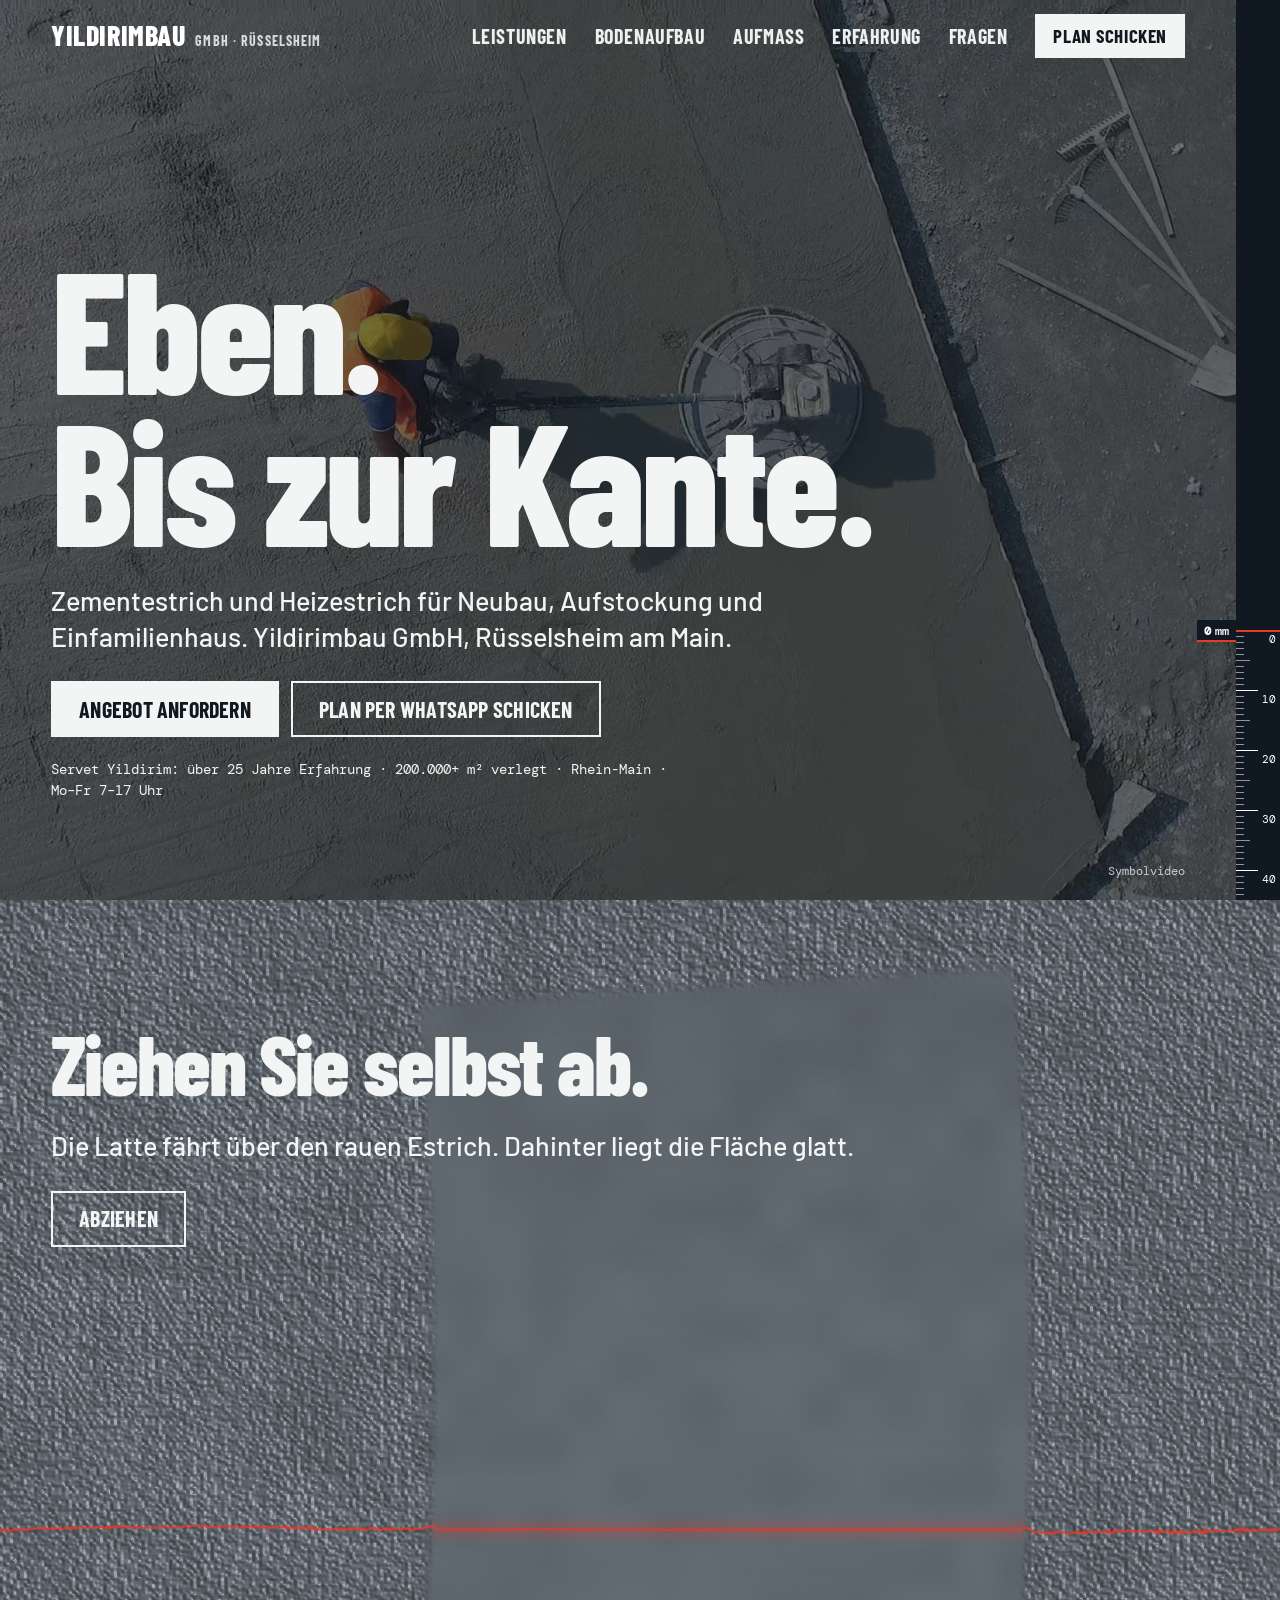
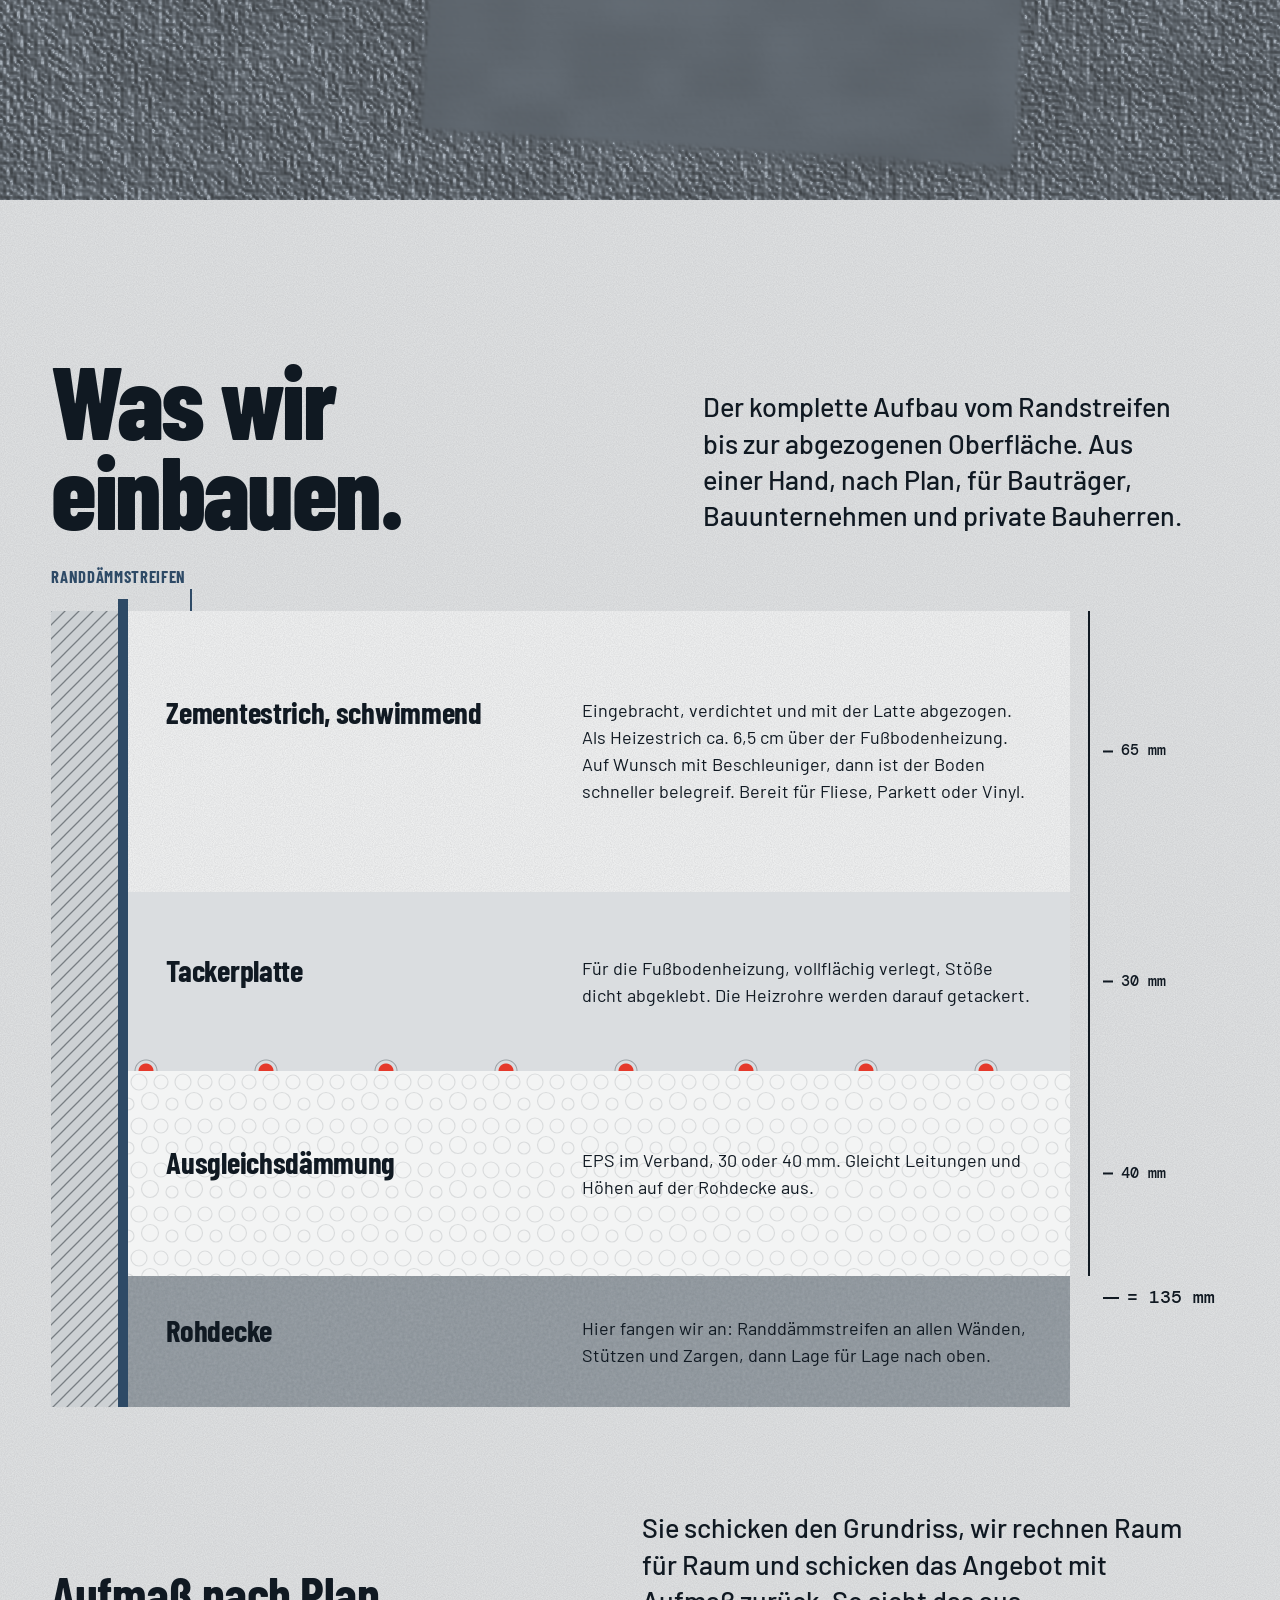
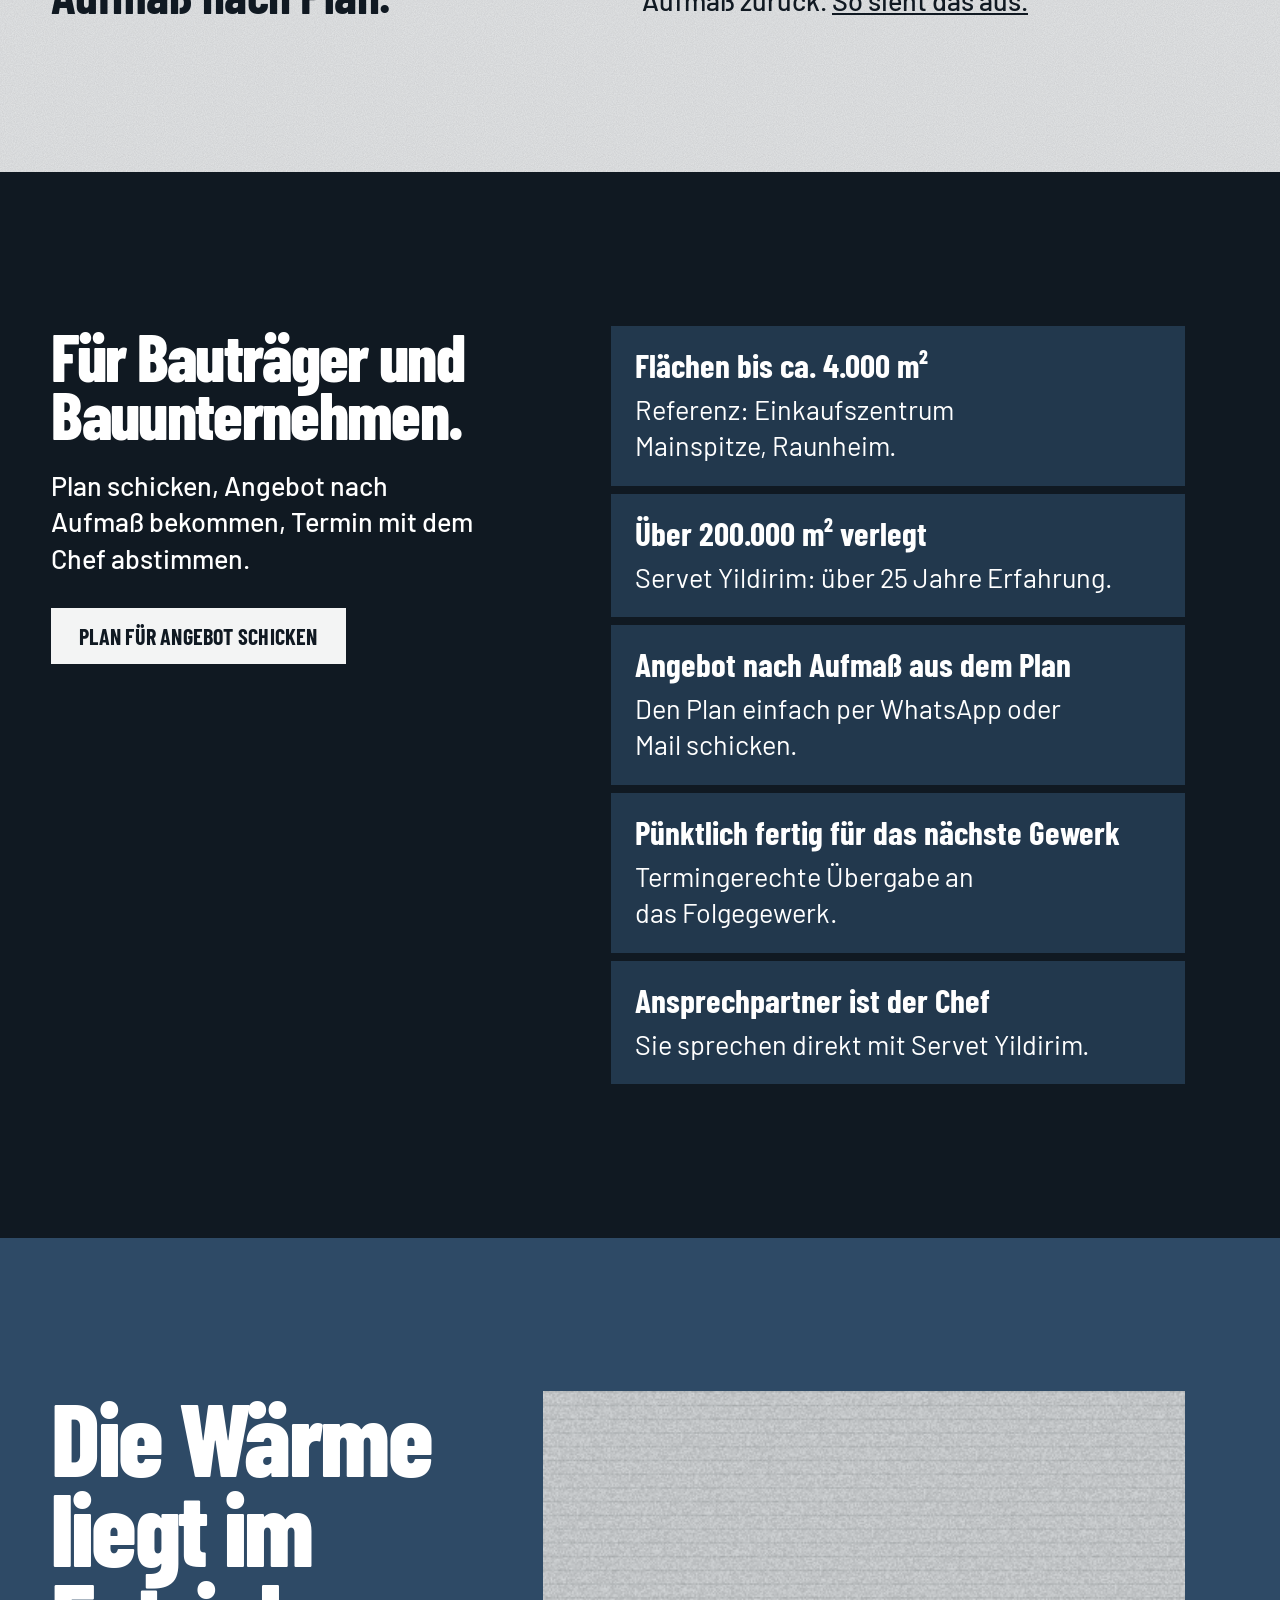
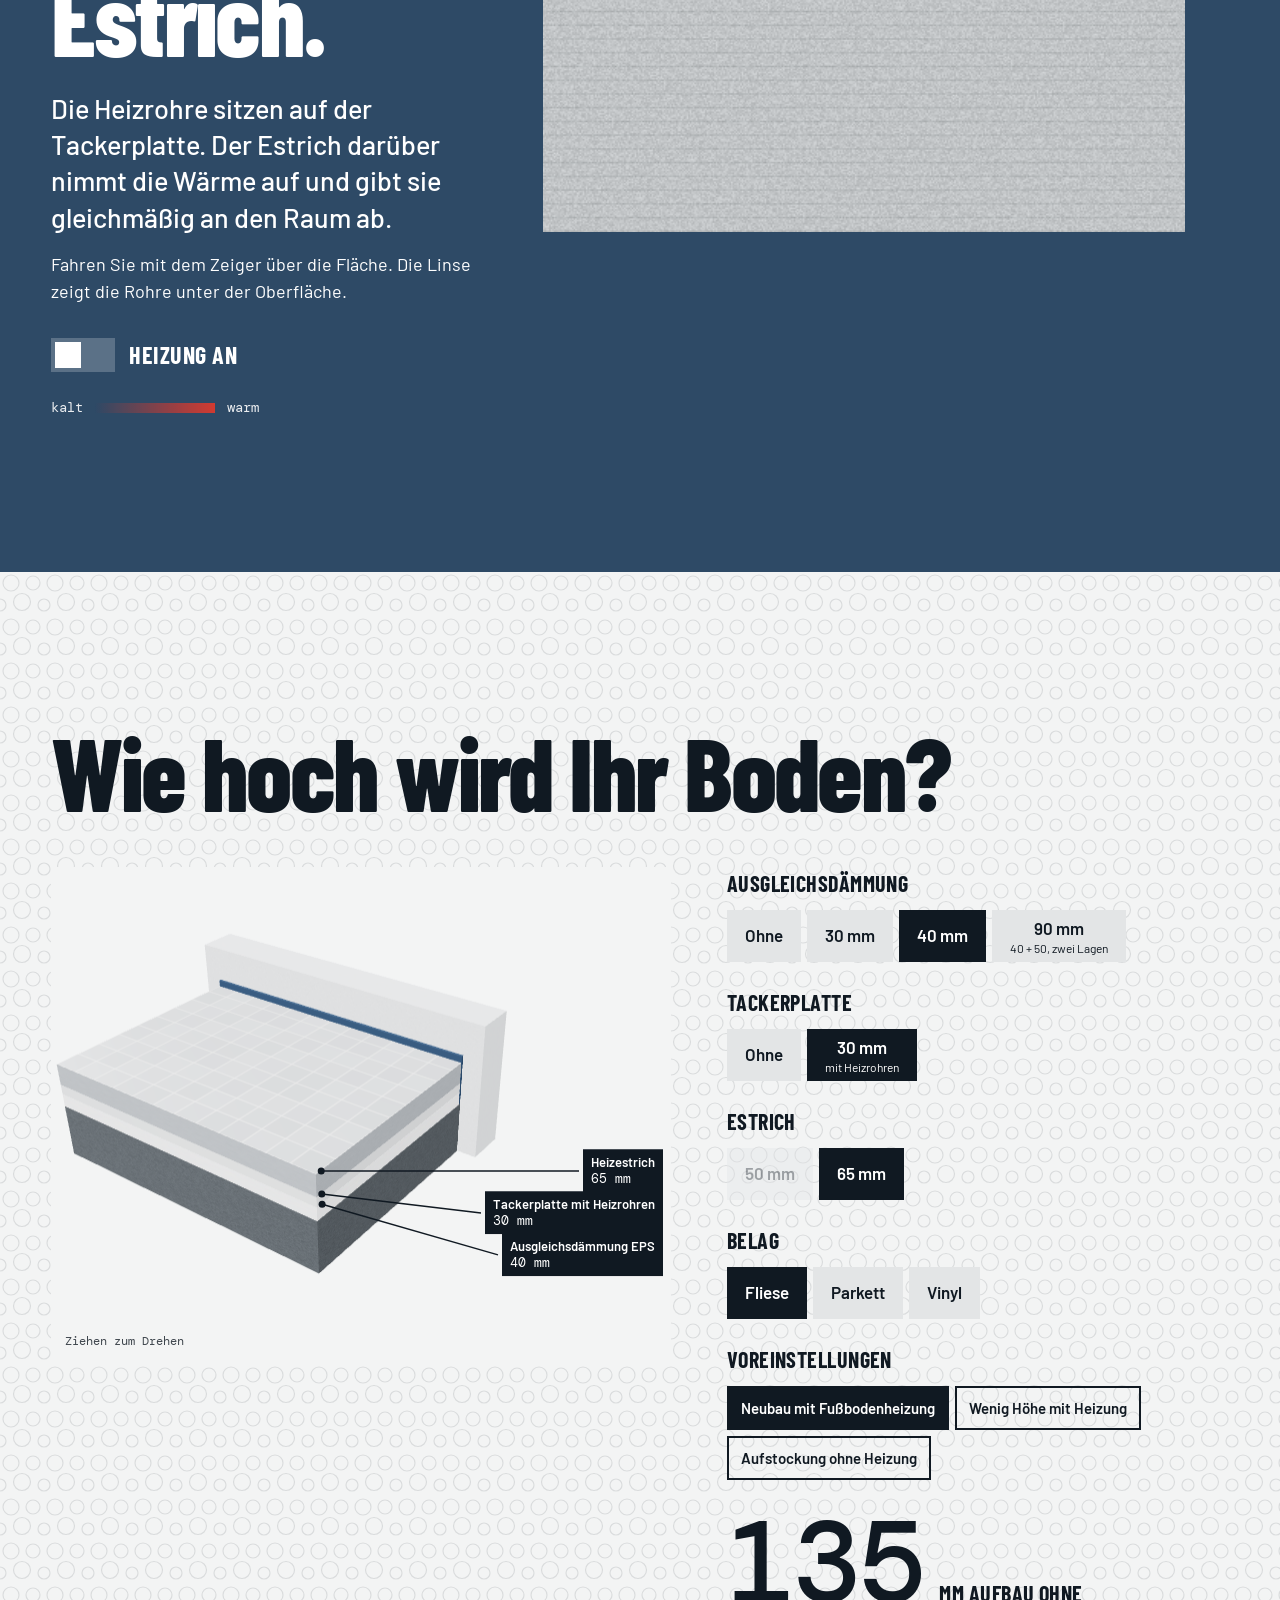
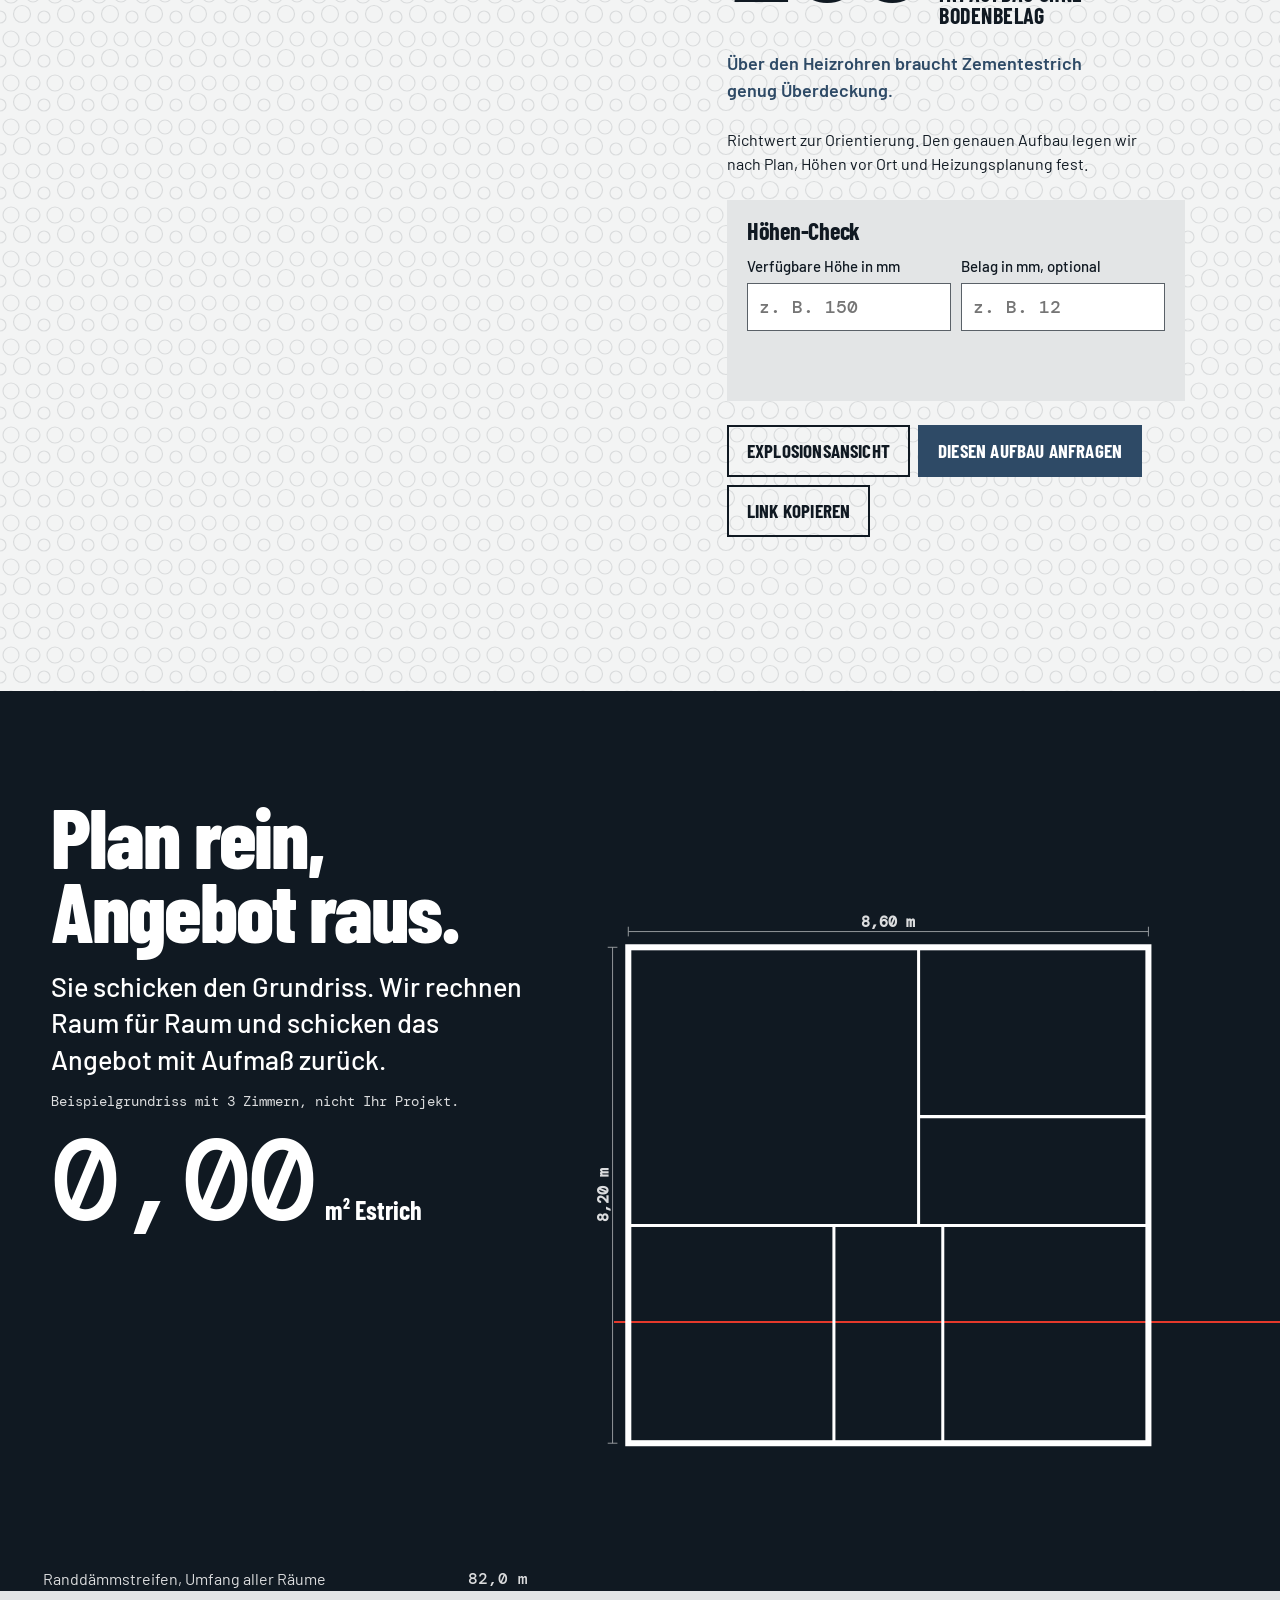
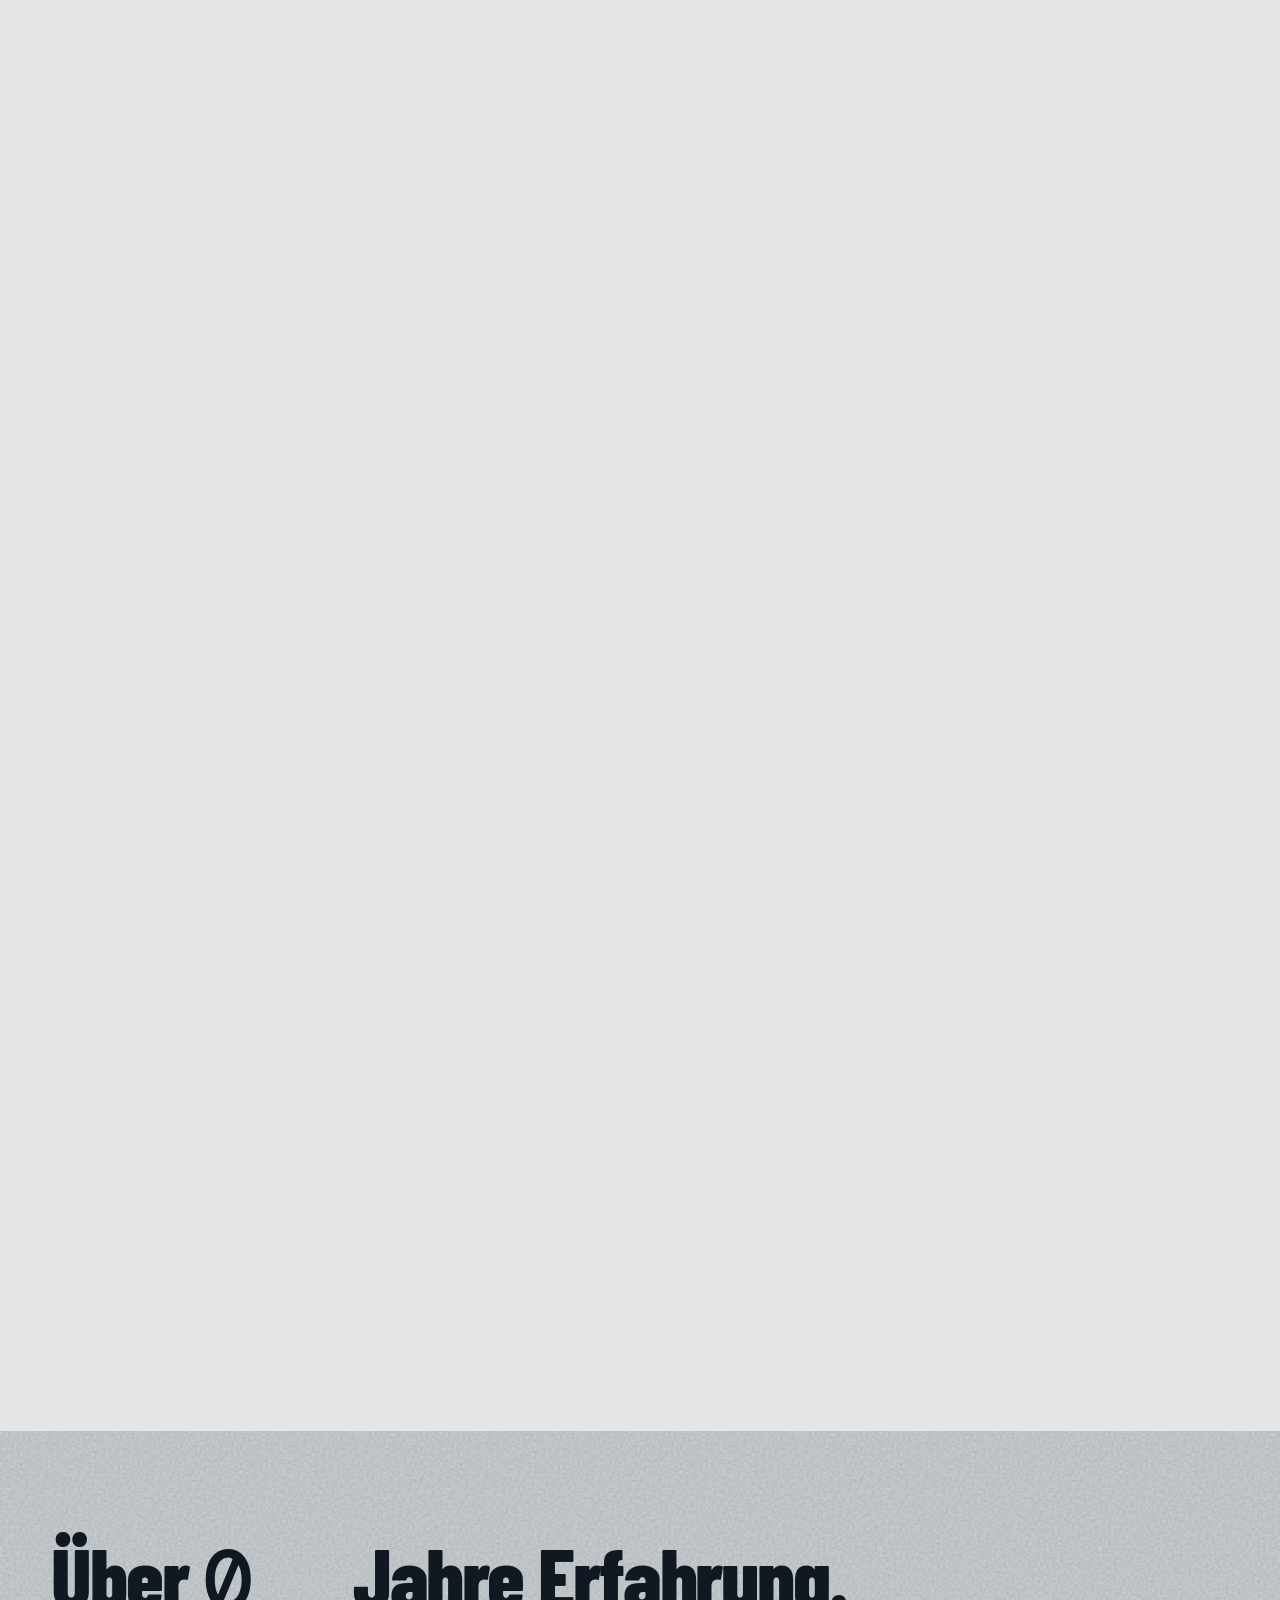
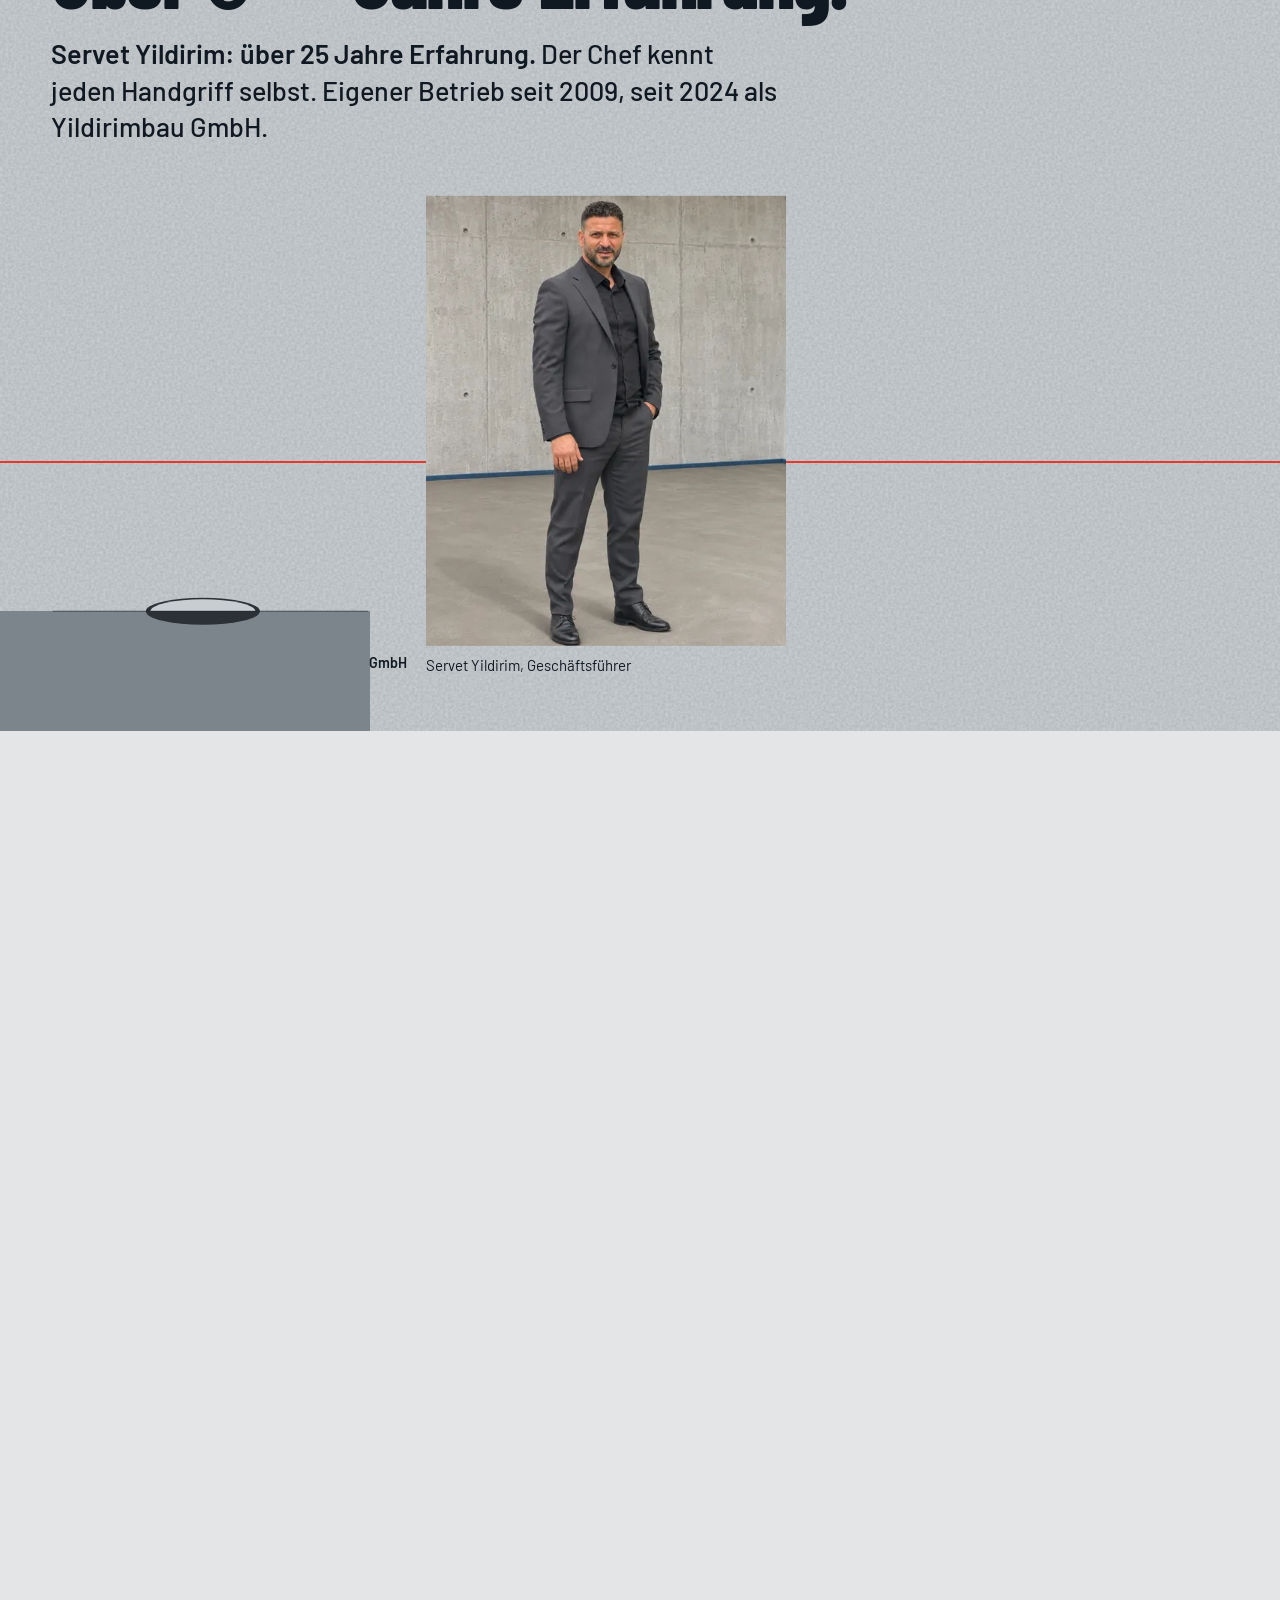
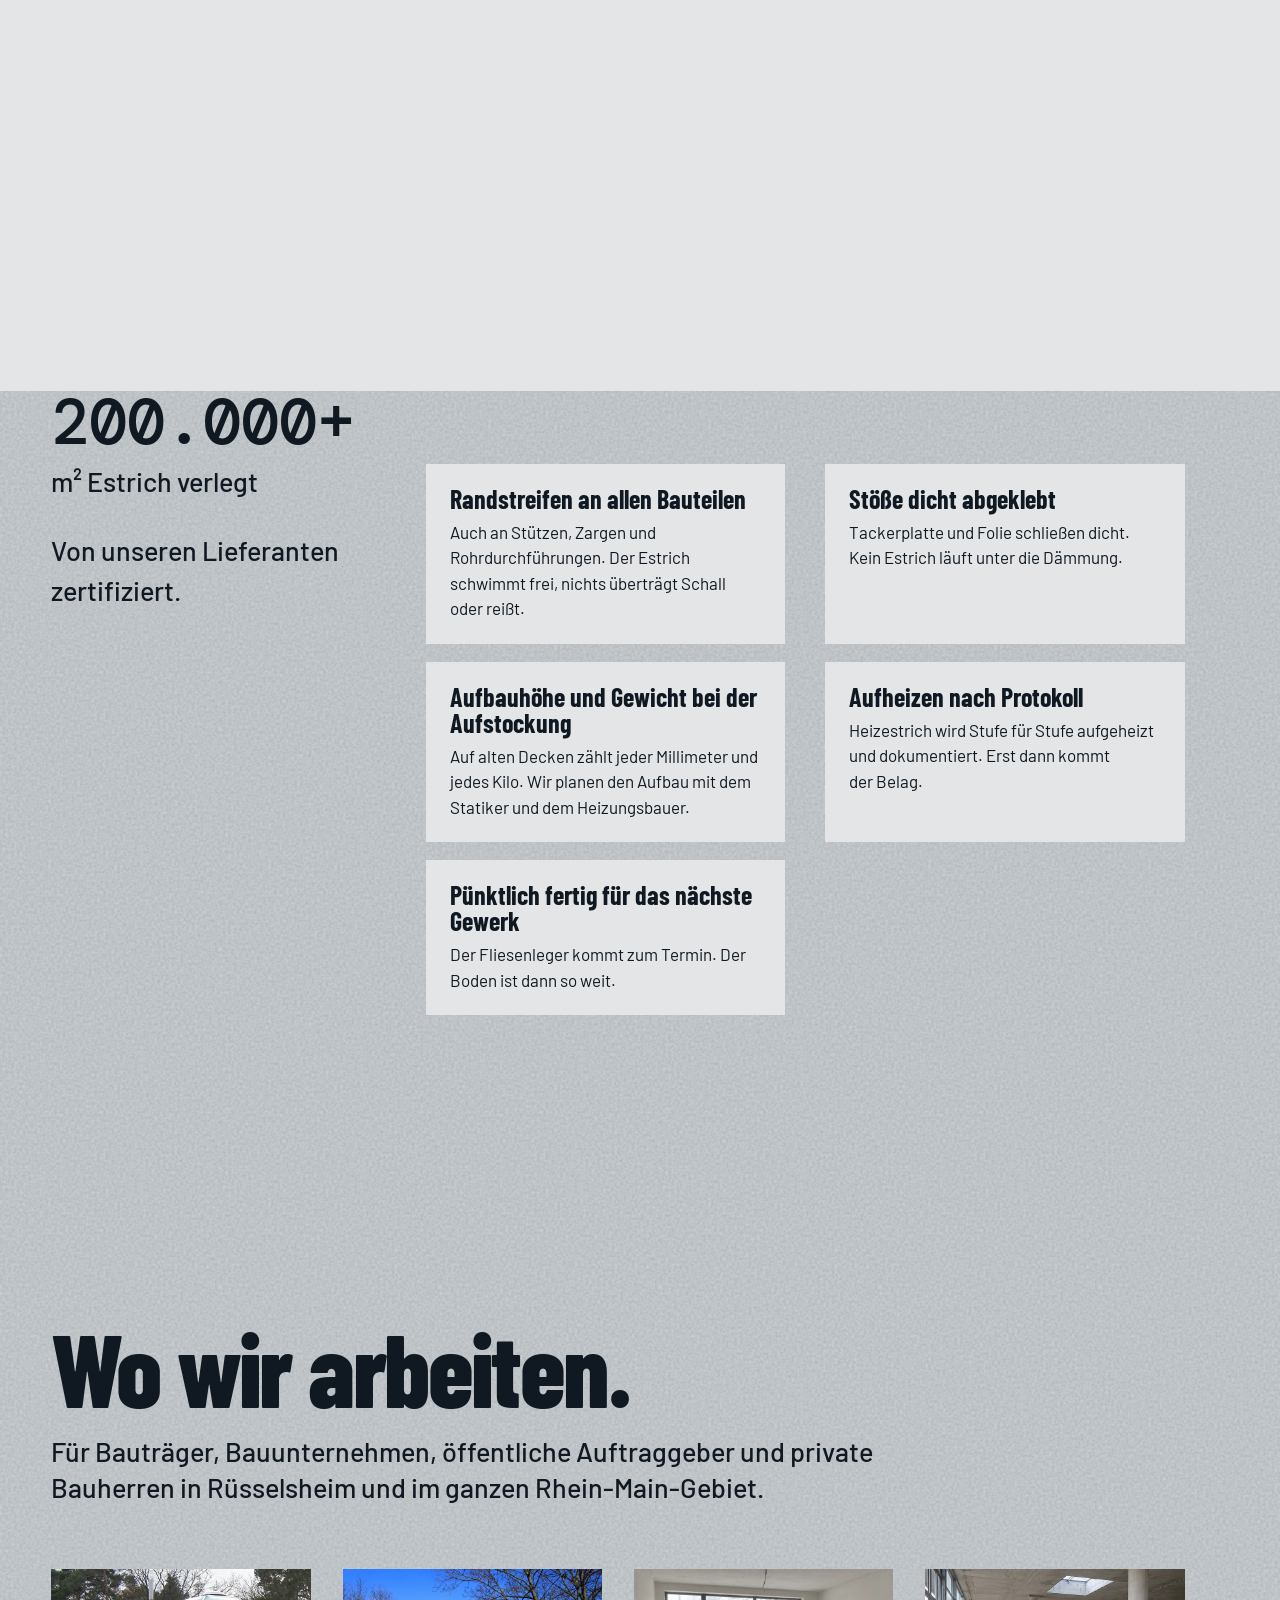
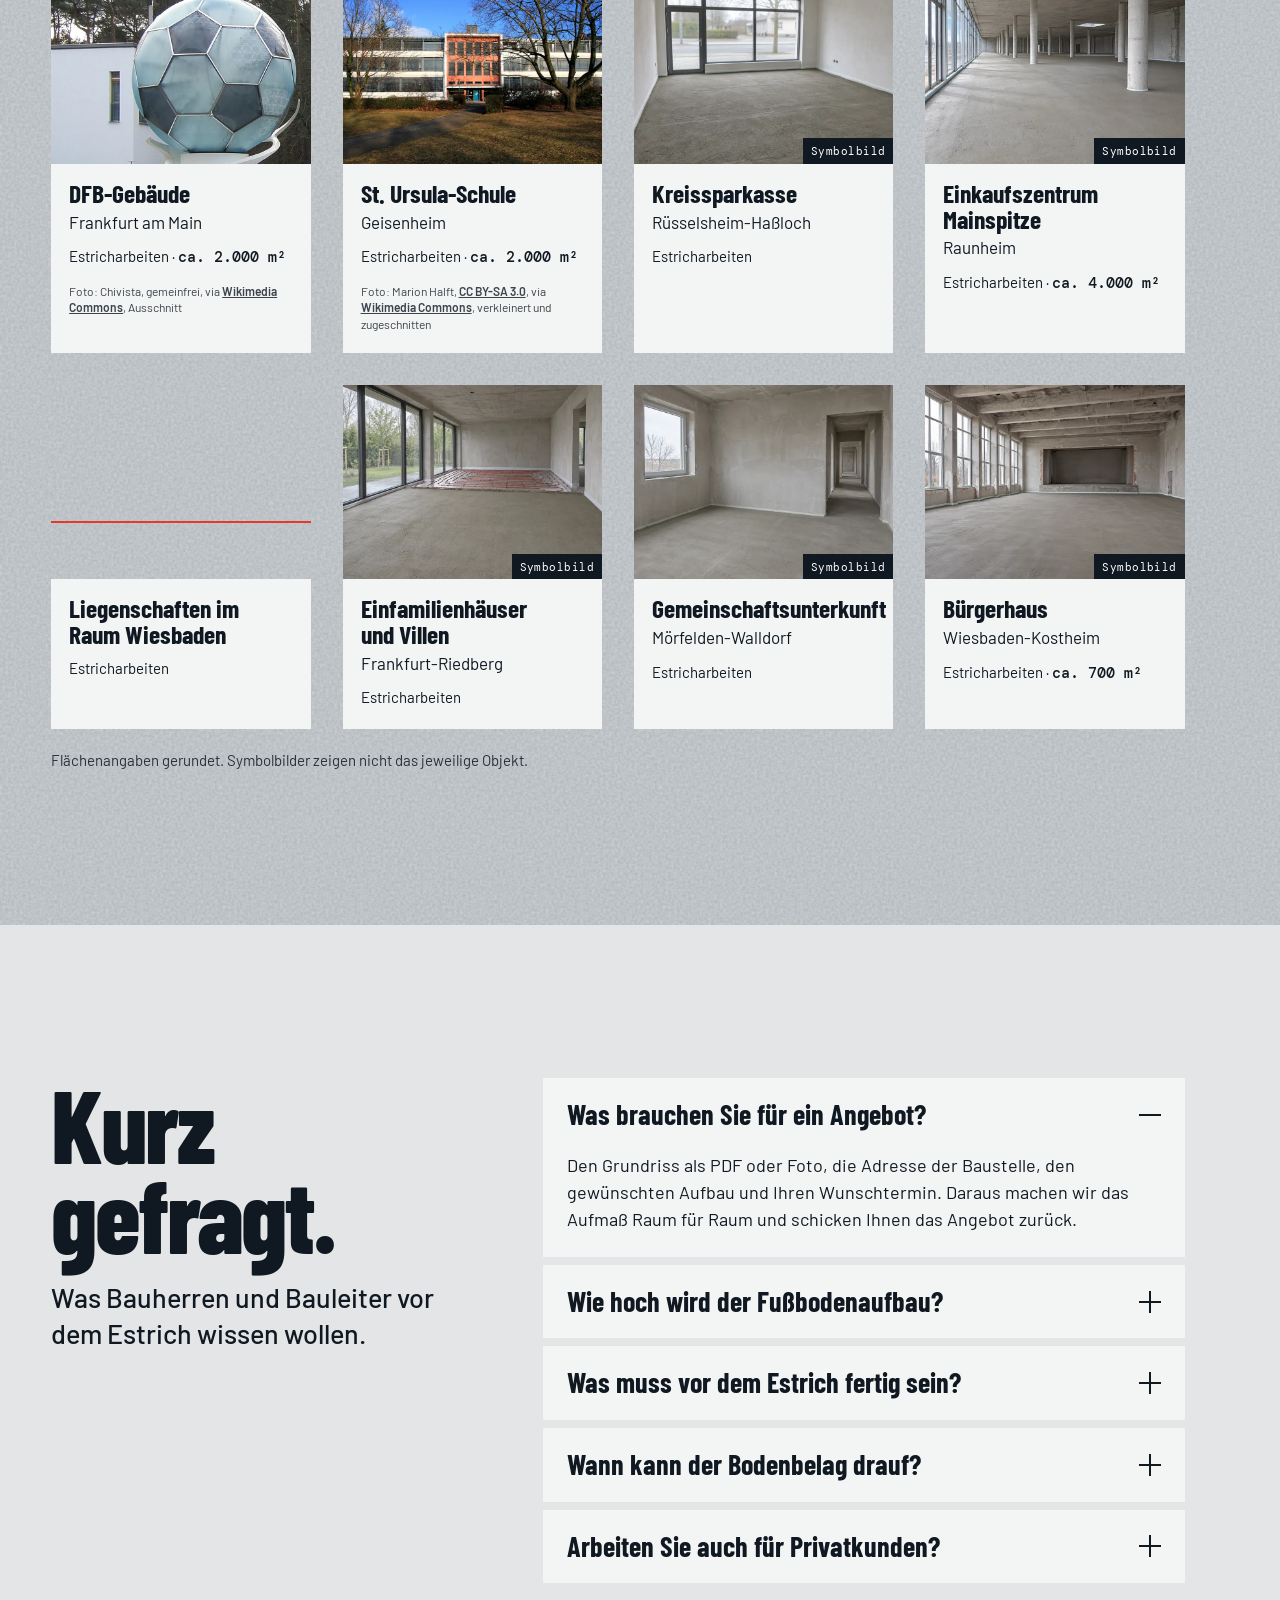
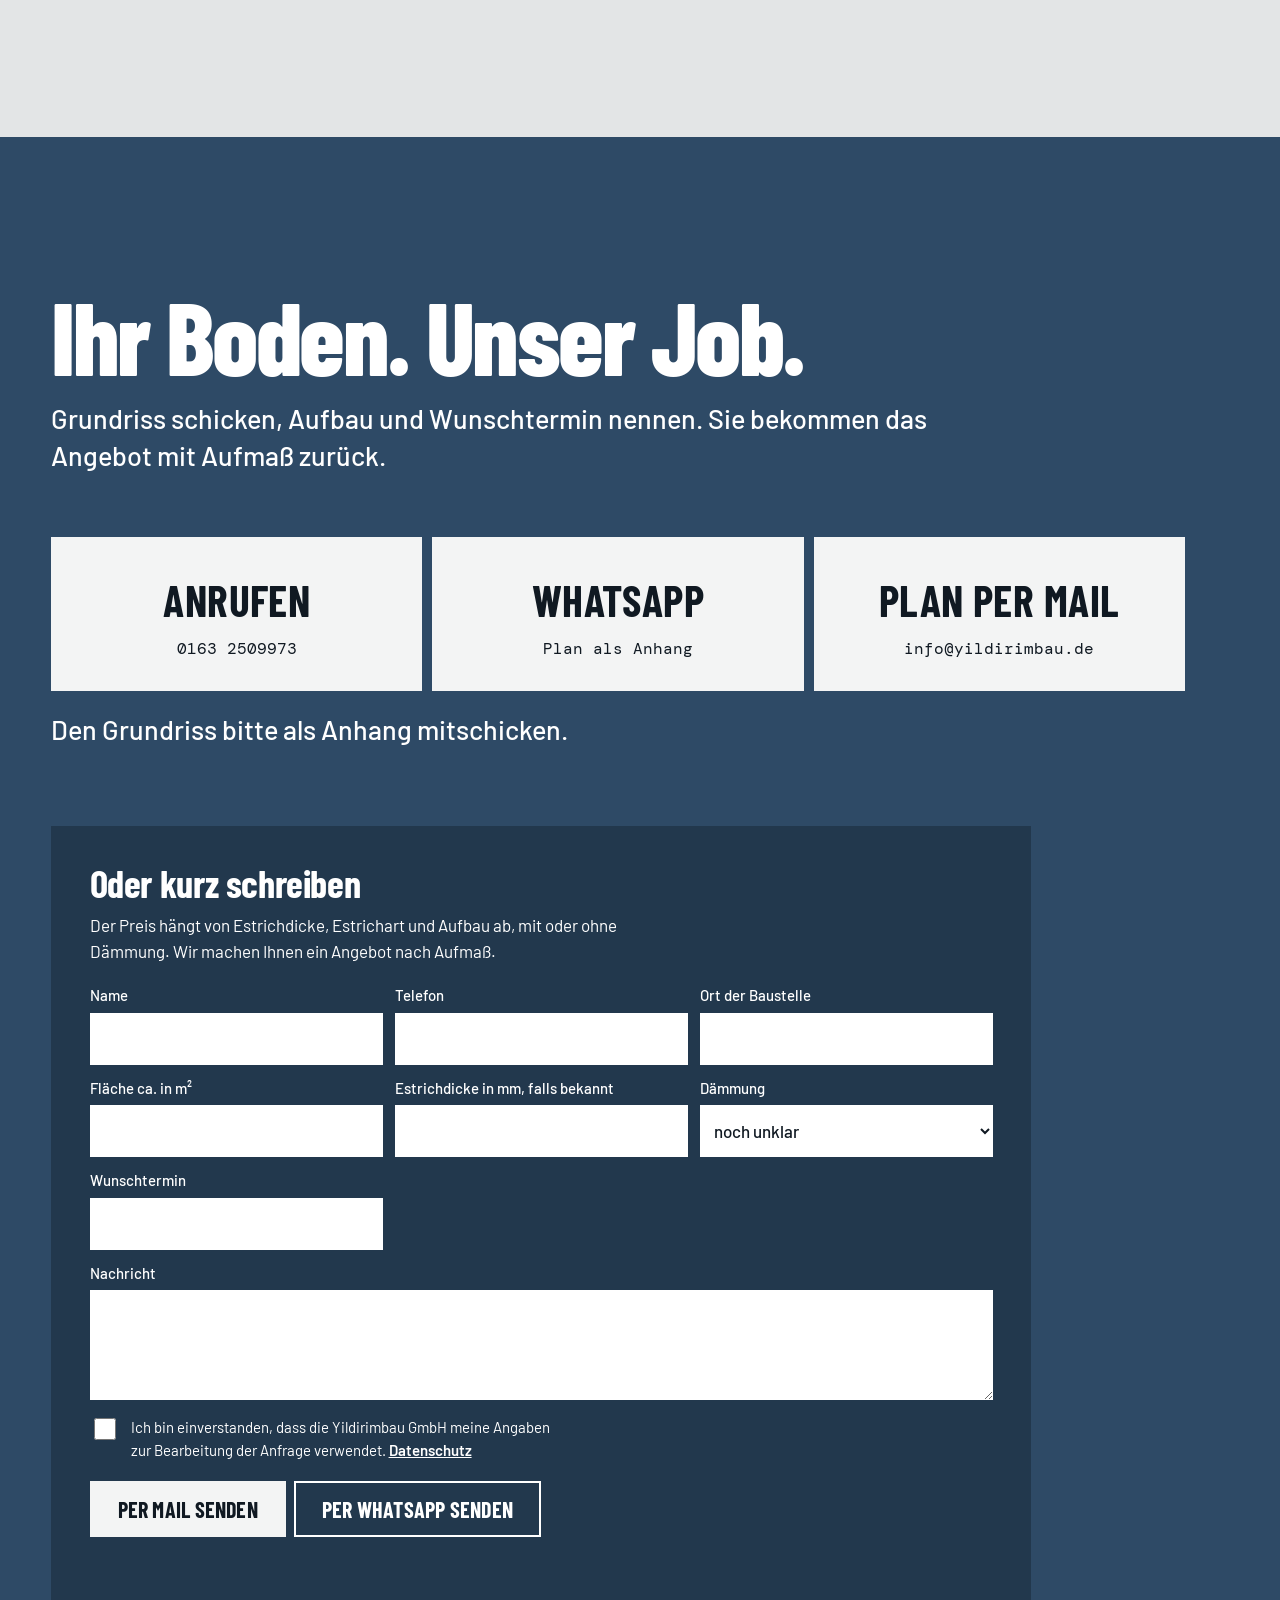
<file: index.html>
<!doctype html>
<html lang="de" class="no-js">
<head>
<meta charset="utf-8">
<meta name="viewport" content="width=device-width, initial-scale=1, viewport-fit=cover">
<title>Yildirimbau GmbH · Estrich und Bodenaufbau aus Rüsselsheim</title>
<meta name="description" content="Zementestrich, Heizestrich, Tackerplatte und Dämmung für Neubau, Aufstockung und Einfamilienhaus in Rüsselsheim und im Rhein-Main-Gebiet. Grundriss schicken, Angebot mit Aufmaß erhalten.">
<link rel="canonical" href="https://yildirimbau.de/">
<meta name="theme-color" content="#3E444A">
<meta property="og:type" content="website">
<meta property="og:locale" content="de_DE">
<meta property="og:site_name" content="Yildirimbau GmbH">
<meta property="og:title" content="Eben. Bis zur Kante. · Yildirimbau GmbH, Rüsselsheim">
<meta property="og:description" content="Zementestrich und Heizestrich für Neubau, Aufstockung und Einfamilienhaus. Grundriss schicken, Angebot mit Aufmaß erhalten.">
<meta property="og:url" content="https://yildirimbau.de/">
<meta property="og:image" content="https://yildirimbau.de/og.png">
<meta property="og:image:width" content="1200">
<meta property="og:image:height" content="630">
<meta name="twitter:card" content="summary_large_image">
<link rel="icon" href="/favicon.svg" type="image/svg+xml">
<link rel="icon" href="/favicon.png" type="image/png" sizes="48x48">
<link rel="apple-touch-icon" href="/apple-touch-icon.png">
<link rel="preload" href="/fonts/barlow-condensed-800.woff2" as="font" type="font/woff2" crossorigin>
<link rel="preload" href="/fonts/barlow-400.woff2" as="font" type="font/woff2" crossorigin>
<script>document.documentElement.classList.replace('no-js','js');if(matchMedia('(prefers-reduced-motion: reduce)').matches)document.documentElement.classList.add('reduziert');</script>
<script type="application/ld+json">
{"@context":"https://schema.org","@type":"GeneralContractor","name":"Yildirimbau GmbH","url":"https://yildirimbau.de/","description":"Zementestrich, Heizestrich, Tackerplatte und Ausgleichsdämmung für Neubau, Aufstockung und Einfamilienhaus.","telephone":"+49 163 2509973","email":"info@yildirimbau.de","address":{"@type":"PostalAddress","streetAddress":"Geschwister-Scholl-Str. 2","postalCode":"65428","addressLocality":"Rüsselsheim am Main","addressRegion":"Hessen","addressCountry":"DE"},"areaServed":["Rüsselsheim am Main","Rhein-Main-Gebiet"],"openingHours":"Mo-Fr 07:00-17:00","founder":{"@type":"Person","name":"Servet Yildirim","jobTitle":"Geschäftsführer"},"knowsAbout":["Zementestrich","Heizestrich","Estrich mit Beschleuniger","Tackerplatte","Ausgleichsdämmung","Randdämmstreifen","Aufmaß nach Plan"]}
</script>
  <script type="module" crossorigin src="/assets/main-CnGa_w9A.js"></script>
  <link rel="modulepreload" crossorigin href="/assets/sections-P2Xu9kJm.js">
  <link rel="modulepreload" crossorigin href="/assets/gsap-BpGrfLoK.js">
  <link rel="stylesheet" crossorigin href="/assets/style-DkmH5Nx4.css">
</head>
<body>
<a class="skip" href="#inhalt">Zum Inhalt</a>

<header class="kopf" id="kopf">
  <a class="marke" href="#start"><b>YILDIRIMBAU</b><small>GMBH · RÜSSELSHEIM</small></a>
  <nav class="nav" aria-label="Hauptnavigation">
    <a href="#leistungen">Leistungen</a>
    <a href="#aufbau">Bodenaufbau</a>
    <a href="#aufmass">Aufmaß</a>
    <a href="#erfahrung">Erfahrung</a>
    
    <a href="#fragen">Fragen</a>
    <a href="#kontakt" class="btn">Plan schicken</a>
  </nav>
  <button class="burger" id="burger" type="button" aria-label="Menü öffnen" aria-expanded="false" aria-controls="menue"><span></span><span></span></button>
</header>
<nav class="menue" id="menue" aria-label="Menü">
  <a href="#leistungen">Leistungen</a>
  <a href="#aufbau">Bodenaufbau</a>
  <a href="#aufmass">Aufmaß</a>
  <a href="#erfahrung">Erfahrung</a>
  
  <a href="#fragen">Fragen</a>
  <a href="#kontakt">Kontakt</a>
  <p class="adresse">Yildirimbau GmbH · Geschwister-Scholl-Str. 2 · 65428 Rüsselsheim am Main</p>
</nav>

<aside class="messer" id="messer" aria-hidden="true">
  <div class="messer-clip"><div class="messer-band" id="messerBand"></div></div>
  <div class="messer-zeiger"><span><b id="messerWert">0</b><i>mm</i></span></div>
</aside>

<main id="inhalt">

<!-- 0 mm · frischer Estrich -->
<section class="start" id="start" data-depth-from="0" data-depth-to="0" aria-label="Start">
  <picture class="start-bild">
    <source media="(max-width:767px)" type="image/webp" srcset="/video/hero-poster-768.webp">
    <source media="(max-width:767px)" srcset="/video/hero-poster-768.jpg">
    <source type="image/webp" srcset="/video/hero-poster-1920.webp">
    <img src="/video/hero-poster-1920.jpg" width="1600" height="900" alt="" fetchpriority="high" decoding="async">
  </picture>
  <div class="start-flaeche" aria-hidden="true"></div>
  <div class="wrap start-text da">
      <h1><span class="zeile"><span>Eben.</span></span><span class="zeile"><span>Bis zur Kante.</span></span></h1>
      <p class="lead">Zementestrich und Heizestrich für Neubau, Aufstockung und Einfamilienhaus. Yildirimbau GmbH, Rüsselsheim am Main.</p>
      <div class="cta">
        <a class="btn hell" href="#anfrageForm">Angebot anfordern</a>
        <a class="btn linie" href="https://wa.me/491632509973?text=Hallo%20Herr%20Yildirim%2C%20ich%20habe%20eine%20Anfrage%20f%C3%BCr%20Estricharbeiten.%20Den%20Grundriss%20schicke%20ich%20als%20Anhang%20mit." rel="noopener" target="_blank">Plan per WhatsApp schicken</a>
      </div>
      <p class="hero-zahlen">Servet Yildirim: über 25 Jahre Erfahrung · 200.000+ m² verlegt · Rhein-Main · Mo–Fr 7–17 Uhr</p>
  </div>
  <small class="start-hinweis">Symbolvideo</small>
</section>

<section class="scene hero" id="abziehen" data-depth-from="0" data-depth-to="0" aria-labelledby="h-abziehen">
  <div class="stage">
    <canvas class="hero-canvas" id="heroCanvas" aria-hidden="true"></canvas>
    <div class="hero-still" aria-hidden="true"></div>
    <div class="latte" id="latte" aria-hidden="true"><i></i></div>
    <div class="laser" aria-hidden="true"></div>
    <div class="wrap hero-text da">
      <h2 id="h-abziehen">Ziehen Sie selbst ab.</h2>
      <p class="lead">Die Latte fährt über den rauen Estrich. Dahinter liegt die Fläche glatt.</p>
      <div class="cta">
        <button class="btn linie" type="button" id="heroAbziehen">Abziehen</button>
      </div>
    </div>
    <p class="hero-tipp" id="heroTipp">Ziehen Sie die Latte über den Estrich.</p>
  </div>
</section>

<!-- Estrich · Leistungen als Schnitt -->
<section class="band leistungen" id="leistungen" data-depth-from="0" data-depth-to="65" aria-labelledby="h-leistungen">
  <div class="wrap">
    <div class="kopfzeile">
      <h2 id="h-leistungen" class="auftritt">Was wir einbauen.</h2>
      <p class="lead auftritt">Der komplette Aufbau vom Randstreifen bis zur abgezogenen Oberfläche. Aus einer Hand, nach Plan, für Bauträger, Bauunternehmen und private Bauherren.</p>
    </div>
    <div class="schnitt auftritt" role="img" aria-label="Schnitt durch einen Fußbodenaufbau: 65 Millimeter Estrich, 30 Millimeter Tackerplatte mit Heizrohren, 40 Millimeter Ausgleichsdämmung, darunter die Rohdecke. Links die Wand mit Randdämmstreifen.">
      <div class="wand"><span class="rand"></span><b class="rand-name">Randdämmstreifen</b></div>
      <div class="lagen">
        <div class="lage estrich">
          <span class="masz" aria-hidden="true">65 mm</span>
          <h3>Zementestrich, schwimmend</h3>
          <p>Eingebracht, verdichtet und mit der Latte abgezogen. Als Heizestrich ca. 6,5 cm über der Fußbodenheizung. Auf Wunsch mit Beschleuniger, dann ist der Boden schneller belegreif. Bereit für Fliese, Parkett oder Vinyl.</p>
        </div>
        <div class="lage tacker">
          <span class="masz" aria-hidden="true">30 mm</span>
          <h3>Tackerplatte</h3>
          <p>Für die Fußbodenheizung, vollflächig verlegt, Stöße dicht abgeklebt. Die Heizrohre werden darauf getackert.</p>
        </div>
        <div class="lage daemmung">
          <span class="masz" aria-hidden="true">40 mm</span>
          <span class="masz summe" aria-hidden="true">= 135 mm</span>
          <h3>Ausgleichsdämmung</h3>
          <p>EPS im Verband, 30 oder 40 mm. Gleicht Leitungen und Höhen auf der Rohdecke aus.</p>
        </div>
        <div class="lage rohdecke">
          <h3>Rohdecke</h3>
          <p>Hier fangen wir an: Randdämmstreifen an allen Wänden, Stützen und Zargen, dann Lage für Lage nach oben.</p>
        </div>
      </div>
      <div class="kette" aria-hidden="true"></div>
    </div>
    <div class="aufmass-hinweis">
      <h3 class="auftritt">Aufmaß nach Plan.</h3>
      <p class="auftritt">Sie schicken den Grundriss, wir rechnen Raum für Raum und schicken das Angebot mit Aufmaß zurück. <a href="#aufmass">So sieht das aus.</a></p>
    </div>
    
  </div>
</section>

<!-- Heizrohre · Wärmebild -->
<section class="band bautraeger" id="bautraeger" data-depth-from="65" data-depth-to="65" aria-labelledby="h-bautraeger">
  <div class="wrap bt-raster">
    <div class="bt-kopf">
      <h2 id="h-bautraeger" class="auftritt">Für Bauträger und Bauunternehmen.</h2>
      <p class="lead auftritt">Plan schicken, Angebot nach Aufmaß bekommen, Termin mit dem Chef abstimmen.</p>
      <a class="btn hell auftritt" href="#kontakt">Plan für Angebot schicken</a>
    </div>
    <ul class="bt-liste">
      
      <li class="auftritt"><b>Flächen bis ca. 4.000 m²</b><p>Referenz: Einkaufszentrum Mainspitze, Raunheim.</p></li>
      
      <li class="auftritt"><b>Über 200.000 m² verlegt</b><p>Servet Yildirim: über 25 Jahre Erfahrung.</p></li>
      <li class="auftritt"><b>Angebot nach Aufmaß aus dem Plan</b><p>Den Plan einfach per WhatsApp oder Mail schicken.</p></li>
      <li class="auftritt"><b>Pünktlich fertig für das nächste Gewerk</b><p>Termingerechte Übergabe an das Folgegewerk.</p></li>
      <li class="auftritt"><b>Ansprechpartner ist der Chef</b><p>Sie sprechen direkt mit Servet Yildirim.</p></li>
    </ul>
  </div>
</section>

<section class="band waerme" id="waerme" data-depth-from="65" data-depth-to="95" aria-labelledby="h-waerme">
  <div class="wrap waerme-grid">
    <div class="waerme-text">
      <h2 id="h-waerme" class="auftritt">Die Wärme liegt im Estrich.</h2>
      <p class="lead auftritt">Die Heizrohre sitzen auf der Tackerplatte. Der Estrich darüber nimmt die Wärme auf und gibt sie gleichmäßig an den Raum ab.</p>
      <p class="auftritt">Fahren Sie mit dem Zeiger über die Fläche. Die Linse zeigt die Rohre unter der Oberfläche.</p>
      <label class="schalter auftritt"><input type="checkbox" id="heizungAn" role="switch" aria-checked="false"><span class="knopf"></span><span>Heizung an</span></label>
      <p class="waerme-legende" aria-hidden="true"><span>kalt</span><i></i><span>warm</span></p>
    </div>
    <div class="waerme-bild" id="waermeBild">
      <canvas id="waermeCanvas" aria-label="Draufsicht auf den Estrich. Die Linse am Zeiger zeigt die Heizrohre unter der Oberfläche." role="img"></canvas>
      <svg class="waerme-still" viewBox="0 0 800 550" aria-hidden="true">
        <rect width="800" height="550" fill="#CDD1D4"/>
        <path d="M60 60h680M740 60v70H60M60 130v70h680M740 200v70H60M60 270v70h680M740 340v70H60M60 410v70h680" fill="none" stroke="#E5392B" stroke-width="10" stroke-linejoin="round"/>
        <path d="M60 60h680M740 60v70H60M60 130v70h680M740 200v70H60M60 270v70h680M740 340v70H60M60 410v70h680" fill="none" stroke="#2E4A66" stroke-width="4" stroke-linejoin="round" stroke-dasharray="20 60"/>
      </svg>
    </div>
  </div>
</section>

<!-- Dämmung · 3D-Aufbau-Konfigurator -->
<section class="band aufbau" id="aufbau" data-depth-from="95" data-depth-to="135" aria-labelledby="h-aufbau">
  <div class="wrap">
    <h2 id="h-aufbau" class="auftritt">Wie hoch wird Ihr Boden?</h2>
    <div class="k-grid">
      <div class="k-view" id="kView">
        <canvas id="kCanvas" aria-label="Aufgeschnittenes Bodenstück mit Wand und Randstreifen, drehbar. Zeigt die gewählten Schichten mit Maßen." role="img"></canvas>
        <div class="k-labels" id="kLabels" aria-hidden="true"></div>
        <svg class="k-leaders" id="kLeaders" aria-hidden="true"></svg>
        <svg class="k-svg" id="kSvg" viewBox="0 0 600 480" role="img" aria-label="Schnitt durch den gewählten Bodenaufbau mit Maßen">
          <defs><pattern id="kSchraffur" width="12" height="12" patternUnits="userSpaceOnUse"><path d="M-2 14L14-2M-2 2L2-2M10 14l4-4" stroke="#101922" stroke-opacity=".45" stroke-width="1.2"/></pattern></defs>
          <rect x="0" y="0" width="60" height="480" fill="#CDD1D4"/><rect x="0" y="0" width="60" height="480" fill="url(#kSchraffur)"/>
          <rect x="60" y="80" width="10" height="330" fill="#2E4A66"/>
          <rect x="70" y="100" width="470" height="130" fill="#E3E5E6"/>
          <rect x="70" y="230" width="470" height="60" fill="#DADDE0"/>
          <g fill="#E5392B"><circle cx="110" cy="246" r="7"/><circle cx="190" cy="246" r="7"/><circle cx="270" cy="246" r="7"/><circle cx="350" cy="246" r="7"/><circle cx="430" cy="246" r="7"/><circle cx="510" cy="246" r="7"/></g>
          <rect x="70" y="290" width="470" height="80" fill="#F3F4F4"/>
          <rect x="70" y="370" width="470" height="110" fill="#9AA1A7"/>
          <text class="name" x="86" y="130">Heizestrich</text><text class="mass" x="86" y="152">65 mm</text>
          <text class="name" x="86" y="282">Tackerplatte mit Heizrohren</text>
          <text class="name" x="86" y="330">Ausgleichsdämmung EPS</text><text class="mass" x="86" y="352">40 mm</text>
          <text class="name" x="86" y="400" fill="#fff">Rohdecke</text>
          <g stroke="#101922" stroke-width="2"><path d="M560 100v270M552 100h16M552 230h16M552 290h16M552 370h16"/></g>
          <text class="mass" x="566" y="170" transform="rotate(-90 566 170)" text-anchor="middle">65</text>
          <text class="mass" x="566" y="262" transform="rotate(-90 566 262)" text-anchor="middle">30</text>
          <text class="mass" x="566" y="332" transform="rotate(-90 566 332)" text-anchor="middle">40</text>
          <text class="mass" x="590" y="240" transform="rotate(-90 590 240)" text-anchor="middle">135 mm</text>
        </svg>
        <p class="k-stand" id="kStand" aria-hidden="true">Ziehen zum Drehen</p>
      </div>
      <form class="k-form" id="kForm" novalidate>
        <fieldset class="k-feld" data-key="daemmung">
          <legend>Ausgleichsdämmung</legend>
          <div class="seg" role="radiogroup" aria-label="Ausgleichsdämmung">
            <button type="button" role="radio" data-v="0" aria-checked="false">Ohne</button>
            <button type="button" role="radio" data-v="30" aria-checked="false">30 mm</button>
            <button type="button" role="radio" data-v="40" aria-checked="true">40 mm</button>
            <button type="button" role="radio" data-v="90" aria-checked="false">90 mm<small>40 + 50, zwei Lagen</small></button>
          </div>
        </fieldset>
        <fieldset class="k-feld" data-key="tacker">
          <legend>Tackerplatte</legend>
          <div class="seg" role="radiogroup" aria-label="Tackerplatte">
            <button type="button" role="radio" data-v="0" aria-checked="false">Ohne</button>
            <button type="button" role="radio" data-v="30" aria-checked="true">30 mm<small>mit Heizrohren</small></button>
          </div>
        </fieldset>
        <fieldset class="k-feld" data-key="estrich">
          <legend>Estrich</legend>
          <div class="seg" role="radiogroup" aria-label="Estrich">
            <button type="button" role="radio" data-v="50" aria-checked="false" id="kEstrich50">50 mm</button>
            <button type="button" role="radio" data-v="65" aria-checked="true">65 mm</button>
          </div>
        </fieldset>
        <fieldset class="k-feld" data-key="belag">
          <legend>Belag</legend>
          <div class="seg" role="radiogroup" aria-label="Belag, nur Optik">
            <button type="button" role="radio" data-v="fliese" aria-checked="true">Fliese</button>
            <button type="button" role="radio" data-v="parkett" aria-checked="false">Parkett</button>
            <button type="button" role="radio" data-v="vinyl" aria-checked="false">Vinyl</button>
          </div>
        </fieldset>
        <div class="k-vor" id="kVor">
          <span>Voreinstellungen</span>
          <button type="button" data-vor="neubau" aria-pressed="true">Neubau mit Fußbodenheizung</button>
          <button type="button" data-vor="wenig-hoehe" aria-pressed="false">Wenig Höhe mit Heizung</button>
          <button type="button" data-vor="aufstockung" aria-pressed="false">Aufstockung ohne Heizung</button>
        </div>
        <div class="k-gesamt" aria-live="polite" aria-atomic="true"><span class="mass" id="kGesamt">135</span><span>mm Aufbau ohne Bodenbelag</span></div>
        <p class="k-hinweis" id="kHinweis" aria-live="polite">Über den Heizrohren braucht Zementestrich genug Überdeckung.</p>
        <p class="k-richtwert">Richtwert zur Orientierung. Den genauen Aufbau legen wir nach Plan, Höhen vor Ort und Heizungsplanung fest.</p>
        <div class="k-check">
          <h3>Höhen-Check</h3>
          <div class="felder">
            <label>Verfügbare Höhe in mm<input type="number" inputmode="numeric" min="0" max="999" step="1" id="kHoehe" placeholder="z. B. 150"></label>
            <label>Belag in mm, optional<input type="number" inputmode="numeric" min="0" max="99" step="1" id="kBelagMm" placeholder="z. B. 12"></label>
          </div>
          <output id="kCheck" for="kHoehe kBelagMm" aria-live="polite"></output>
        </div>
        <div class="k-aktion">
          <button type="button" class="btn linie" id="kExplosion" aria-pressed="false">Explosionsansicht</button>
          <button type="button" class="btn" id="kAnfragen" aria-expanded="false" aria-controls="kAnfrage">Diesen Aufbau anfragen</button>
          <button type="button" class="btn linie" id="kLink">Link kopieren</button>
          <span class="k-kopie" id="kKopie" aria-live="polite"></span>
        </div>
        <div class="k-anfrage" id="kAnfrage" hidden>
          <h3>Anfrage mit diesem Aufbau</h3>
          <div class="felder">
            <label>Fläche in m²<input type="text" inputmode="decimal" id="kFlaeche" placeholder="z. B. 120"></label>
            <label>Baustelle<input type="text" id="kBaustelle" placeholder="Ort oder Adresse"></label>
            <label>Wunschtermin<input type="text" id="kTermin" placeholder="z. B. Kalenderwoche"></label>
          </div>
          <pre id="kText" aria-label="Text der Anfrage"></pre>
          <div class="wege">
            <a class="btn hell" id="kWhatsapp" href="https://wa.me/491632509973" rel="noopener" target="_blank">Per WhatsApp</a>
            <a class="btn hell" id="kMail" href="mailto:info@yildirimbau.de">Per Mail</a>
          </div>
          <p class="hinweis">Den Grundriss bitte als Anhang mitschicken.</p>
        </div>
      </form>
    </div>
  </div>
</section>

<!-- Trennlage · Plan rein, Angebot raus -->
<section class="scene aufmass" id="aufmass" data-depth-from="135" data-depth-to="135" aria-labelledby="h-aufmass">
  <div class="stage">
    <div class="laser" aria-hidden="true"></div>
    <div class="wrap aufmass-grid">
      <div class="aufmass-text">
        <h2 id="h-aufmass">Plan rein, Angebot raus.</h2>
        <p class="lead">Sie schicken den Grundriss. Wir rechnen Raum für Raum und schicken das Angebot mit Aufmaß zurück.</p>
        <p class="beispiel">Beispielgrundriss mit 3 Zimmern, nicht Ihr Projekt.</p>
        <div class="aufmass-summe" aria-live="off"><span class="mass" id="amSumme">70,52</span><span>m² Estrich</span></div>
      </div>
      <div class="aufmass-plan">
        <svg id="amPlan" viewBox="0 0 980 939.9999999999999" role="img" aria-label="Beispielgrundriss mit sechs Räumen, Flächen in Quadratmetern">
<rect class="raum" data-raum="wohnen" x="64" y="64" width="472" height="451.99999999999994" style="--ox:300px;--oy:64px"/>
<rect class="raum" data-raum="kueche" x="544" y="64" width="372" height="272" style="--ox:730px;--oy:64px"/>
<rect class="raum" data-raum="bad" x="544" y="344" width="372" height="172" style="--ox:730px;--oy:344px"/>
<rect class="raum" data-raum="schlafen" x="64" y="524" width="332" height="352" style="--ox:230px;--oy:524px"/>
<rect class="raum" data-raum="flur" x="404" y="524" width="172" height="352" style="--ox:490px;--oy:524px"/>
<rect class="raum" data-raum="kind" x="584" y="524" width="332" height="352" style="--ox:750px;--oy:524px"/>
<rect class="mauer-aussen" x="60" y="60" width="860" height="819.9999999999999" fill="none" stroke="#fff" stroke-width="10"/>
<path class="mauer-innen" d="M540 60V520M60 520H540M540 60V340M540 340H920M540 340V520M540 520H920M400 520V880M60 520H400M580 520V880M400 520H580M580 520H920" fill="none" stroke="#fff" stroke-width="5"/>
<g class="raum-text" data-raum="wohnen"><text x="78" y="100">Wohnen / Essen</text><text class="m2" x="78" y="134" data-m2="wohnen">22,08 m²</text></g>
<g class="raum-text" data-raum="kueche"><text x="558" y="100">Küche</text><text class="m2" x="558" y="134" data-m2="kueche">10,64 m²</text></g>
<g class="raum-text" data-raum="bad"><text x="558" y="380">Bad</text><text class="m2" x="558" y="414" data-m2="bad">6,84 m²</text></g>
<g class="raum-text" data-raum="schlafen"><text x="78" y="560">Schlafen</text><text class="m2" x="78" y="594" data-m2="schlafen">12,24 m²</text></g>
<g class="raum-text" data-raum="flur"><text x="418" y="560">Flur</text><text class="m2" x="418" y="594" data-m2="flur">6,48 m²</text></g>
<g class="raum-text" data-raum="kind"><text x="598" y="560">Kind</text><text class="m2" x="598" y="594" data-m2="kind">12,24 m²</text></g>
<g class="masslinie"><path d="M60 34H920M60 26v16M920 26v16"/></g>
<text class="mass-aussen" x="490" y="26" text-anchor="middle">8,60 m</text>
<g class="masslinie"><path d="M34 60V879.9999999999999M26 60h16M26 879.9999999999999h16"/></g>
<text class="mass-aussen" x="26" y="469.99999999999994" text-anchor="middle" transform="rotate(-90 26 469.99999999999994)">8,20 m</text>
</svg>
      </div>
      <ol class="aufmass-liste" id="amListe" aria-label="Aufmaß des Beispielgrundrisses">
        <li data-raum="wohnen"><span>Wohnen / Essen · 4,80 × 4,60 m</span><span class="mass">22,08 m²</span></li>
<li data-raum="kueche"><span>Küche · 3,80 × 2,80 m</span><span class="mass">10,64 m²</span></li>
<li data-raum="bad"><span>Bad · 3,80 × 1,80 m</span><span class="mass">6,84 m²</span></li>
<li data-raum="schlafen"><span>Schlafen · 3,40 × 3,60 m</span><span class="mass">12,24 m²</span></li>
<li data-raum="flur"><span>Flur · 1,80 × 3,60 m</span><span class="mass">6,48 m²</span></li>
<li data-raum="kind"><span>Kind · 3,40 × 3,60 m</span><span class="mass">12,24 m²</span></li>
<li class="summe"><span>Estrich gesamt</span><span class="mass">70,52 m²</span></li>
<li class="rand"><span>Randdämmstreifen, Umfang aller Räume</span><span class="mass">82,0 m</span></li>
      </ol>
    </div>
  </div>
</section>

<!-- Rohdecke · Bohrkern 25 Jahre -->
<section class="scene erfahrung" id="erfahrung" data-depth-from="135" data-depth-to="135" aria-labelledby="h-erfahrung">
  <div class="stage">
    <div class="laser" aria-hidden="true"></div>
    <div class="wrap kern-grid">
      <div class="kern-kopf">
        <h2 id="h-erfahrung">Über <span class="mass" id="kernZahl">25+</span> Jahre Erfahrung.</h2>
        <p class="chef"><b>Servet Yildirim: über 25 Jahre Erfahrung.</b> Der Chef kennt jeden Handgriff selbst. Eigener Betrieb seit 2009, seit 2024 als Yildirimbau GmbH.</p>
        
      </div>
      <div class="kern-bild" id="kernBild">
        <svg viewBox="0 0 420 760" role="img" aria-label="Bohrkern aus 25 Schichten, aus der Rohdecke gezogen. Beschriftet: 2024 Yildirimbau GmbH, 2009 eigener Betrieb.">
<defs>
<clipPath id="kernClip"><rect x="130" y="50" width="140" height="550"/></clipPath>
<linearGradient id="kernSchatten" x1="0" x2="1"><stop offset="0" stop-color="#fff" stop-opacity=".18"/><stop offset=".45" stop-color="#000" stop-opacity="0"/><stop offset="1" stop-color="#000" stop-opacity=".32"/></linearGradient>
<clipPath id="bodenClip"><rect x="0" y="600" width="420" height="160"/></clipPath>
</defs>
<rect class="kern-boden" x="0" y="600" width="420" height="160"/>
<ellipse class="kern-loch" cx="200" cy="600" rx="76" ry="18"/>
<g id="kernKern" style="transform:translateY(0px)">
<g clip-path="url(#kernClip)">
<rect class="kern-lage hell" x="130" y="50" width="140" height="22"/>
<rect class="kern-lage mittel" x="130" y="72" width="140" height="22"/>
<rect class="kern-lage dunkel" x="130" y="94" width="140" height="22"/>
<rect class="kern-lage mittel" x="130" y="116" width="140" height="22"/>
<rect class="kern-lage grob" x="130" y="138" width="140" height="22"/>
<rect class="kern-lage hell" x="130" y="160" width="140" height="22"/>
<rect class="kern-lage mittel" x="130" y="182" width="140" height="22"/>
<rect class="kern-lage dunkel" x="130" y="204" width="140" height="22"/>
<rect class="kern-lage hell" x="130" y="226" width="140" height="22"/>
<rect class="kern-lage mittel" x="130" y="248" width="140" height="22"/>
<rect class="kern-lage dunkel" x="130" y="270" width="140" height="22"/>
<rect class="kern-lage mittel" x="130" y="292" width="140" height="22"/>
<rect class="kern-lage grob" x="130" y="314" width="140" height="22"/>
<rect class="kern-lage hell" x="130" y="336" width="140" height="22"/>
<rect class="kern-lage mittel" x="130" y="358" width="140" height="22"/>
<rect class="kern-lage dunkel" x="130" y="380" width="140" height="22"/>
<rect class="kern-lage hell" x="130" y="402" width="140" height="22"/>
<rect class="kern-lage mittel" x="130" y="424" width="140" height="22"/>
<rect class="kern-lage dunkel" x="130" y="446" width="140" height="22"/>
<rect class="kern-lage mittel" x="130" y="468" width="140" height="22"/>
<rect class="kern-lage grob" x="130" y="490" width="140" height="22"/>
<rect class="kern-lage hell" x="130" y="512" width="140" height="22"/>
<rect class="kern-lage mittel" x="130" y="534" width="140" height="22"/>
<rect class="kern-lage dunkel" x="130" y="556" width="140" height="22"/>
<rect class="kern-lage hell" x="130" y="578" width="140" height="22"/>
<g id="kernKoerner">
<ellipse class="kern-korn" cx="208.5" cy="54.8" rx="1.8" ry="1.3"/><ellipse class="kern-korn" cx="192.0" cy="61.1" rx="1.4" ry="1.0"/><ellipse class="kern-korn" cx="253.0" cy="62.4" rx="2.3" ry="1.6"/><ellipse class="kern-korn" cx="169.8" cy="65.5" rx="2.9" ry="2.0"/><ellipse class="kern-korn" cx="140.7" cy="61.0" rx="1.8" ry="1.3"/><ellipse class="kern-korn" cx="224.1" cy="55.5" rx="2.7" ry="1.9"/><ellipse class="kern-korn" cx="198.2" cy="55.8" rx="1.3" ry="0.9"/><ellipse class="kern-korn" cx="265.8" cy="76.9" rx="2.4" ry="1.6"/><ellipse class="kern-korn" cx="263.8" cy="78.0" rx="2.3" ry="1.6"/><ellipse class="kern-korn" cx="207.0" cy="85.7" rx="1.9" ry="1.4"/><ellipse class="kern-korn" cx="153.9" cy="90.8" rx="2.4" ry="1.7"/><ellipse class="kern-korn" cx="162.6" cy="83.8" rx="2.1" ry="1.4"/><ellipse class="kern-korn" cx="151.5" cy="87.4" rx="2.1" ry="1.5"/><ellipse class="kern-korn" cx="179.0" cy="76.3" rx="3.6" ry="2.5"/><ellipse class="kern-korn" cx="163.4" cy="89.1" rx="2.4" ry="1.7"/><ellipse class="kern-korn" cx="163.0" cy="84.6" rx="2.2" ry="1.6"/><ellipse class="kern-korn" cx="221.4" cy="99.2" rx="1.8" ry="1.2"/><ellipse class="kern-korn" cx="193.1" cy="98.4" rx="1.3" ry="0.9"/><ellipse class="kern-korn" cx="187.7" cy="107.9" rx="2.9" ry="2.0"/><ellipse class="kern-korn" cx="263.7" cy="102.2" rx="2.3" ry="1.6"/><ellipse class="kern-korn" cx="199.4" cy="104.0" rx="3.4" ry="2.4"/><ellipse class="kern-korn" cx="193.1" cy="104.0" rx="1.9" ry="1.3"/><ellipse class="kern-korn" cx="163.1" cy="108.9" rx="1.5" ry="1.1"/><ellipse class="kern-korn" cx="167.8" cy="109.3" rx="3.4" ry="2.4"/><ellipse class="kern-korn" cx="259.8" cy="132.8" rx="3.1" ry="2.2"/><ellipse class="kern-korn" cx="219.6" cy="127.9" rx="1.3" ry="0.9"/><ellipse class="kern-korn" cx="175.3" cy="124.7" rx="1.8" ry="1.2"/><ellipse class="kern-korn" cx="185.1" cy="130.0" rx="3.1" ry="2.2"/><ellipse class="kern-korn" cx="167.3" cy="134.3" rx="1.2" ry="0.9"/><ellipse class="kern-korn" cx="180.4" cy="128.4" rx="2.3" ry="1.6"/><ellipse class="kern-korn" cx="142.5" cy="134.8" rx="2.4" ry="1.7"/><ellipse class="kern-korn" cx="252.1" cy="128.4" rx="2.4" ry="1.7"/><ellipse class="kern-korn" cx="147.5" cy="131.7" rx="3.5" ry="2.5"/><ellipse class="kern-korn" cx="133.4" cy="143.5" rx="3.0" ry="2.1"/><ellipse class="kern-korn" cx="227.7" cy="151.6" rx="3.5" ry="2.4"/><ellipse class="kern-korn" cx="162.2" cy="154.3" rx="1.6" ry="1.1"/><ellipse class="kern-korn" cx="135.2" cy="142.3" rx="1.3" ry="0.9"/><ellipse class="kern-korn" cx="205.2" cy="154.3" rx="3.4" ry="2.4"/><ellipse class="kern-korn" cx="150.4" cy="148.9" rx="1.3" ry="0.9"/><ellipse class="kern-korn" cx="198.4" cy="164.0" rx="2.1" ry="1.5"/><ellipse class="kern-korn" cx="162.2" cy="167.7" rx="3.3" ry="2.3"/><ellipse class="kern-korn" cx="149.1" cy="165.6" rx="1.2" ry="0.8"/><ellipse class="kern-korn" cx="217.4" cy="164.4" rx="2.2" ry="1.6"/><ellipse class="kern-korn" cx="145.3" cy="170.6" rx="2.3" ry="1.6"/><ellipse class="kern-korn" cx="131.2" cy="175.1" rx="2.4" ry="1.7"/><ellipse class="kern-korn" cx="177.3" cy="199.9" rx="3.1" ry="2.1"/><ellipse class="kern-korn" cx="219.5" cy="189.3" rx="2.1" ry="1.5"/><ellipse class="kern-korn" cx="140.8" cy="199.1" rx="1.4" ry="1.0"/><ellipse class="kern-korn" cx="139.6" cy="188.0" rx="2.0" ry="1.4"/><ellipse class="kern-korn" cx="134.1" cy="194.6" rx="2.3" ry="1.6"/><ellipse class="kern-korn" cx="182.8" cy="193.6" rx="3.6" ry="2.5"/><ellipse class="kern-korn" cx="203.9" cy="191.7" rx="1.5" ry="1.1"/><ellipse class="kern-korn" cx="255.9" cy="195.6" rx="2.5" ry="1.7"/><ellipse class="kern-korn" cx="224.9" cy="214.3" rx="3.7" ry="2.6"/><ellipse class="kern-korn" cx="254.0" cy="213.7" rx="2.5" ry="1.7"/><ellipse class="kern-korn" cx="228.4" cy="219.6" rx="3.6" ry="2.5"/><ellipse class="kern-korn" cx="206.3" cy="222.8" rx="2.9" ry="2.0"/><ellipse class="kern-korn" cx="246.1" cy="214.0" rx="1.4" ry="1.0"/><ellipse class="kern-korn" cx="266.2" cy="215.9" rx="2.9" ry="2.0"/><ellipse class="kern-korn" cx="184.8" cy="219.0" rx="3.2" ry="2.3"/><ellipse class="kern-korn" cx="200.3" cy="214.1" rx="3.5" ry="2.4"/><ellipse class="kern-korn" cx="231.1" cy="207.8" rx="2.2" ry="1.5"/><ellipse class="kern-korn" cx="268.7" cy="239.5" rx="1.6" ry="1.1"/><ellipse class="kern-korn" cx="224.8" cy="231.7" rx="1.7" ry="1.2"/><ellipse class="kern-korn" cx="203.9" cy="234.0" rx="1.3" ry="0.9"/><ellipse class="kern-korn" cx="264.3" cy="237.2" rx="1.3" ry="0.9"/><ellipse class="kern-korn" cx="184.5" cy="231.9" rx="2.9" ry="2.0"/><ellipse class="kern-korn" cx="162.6" cy="240.8" rx="2.0" ry="1.4"/><ellipse class="kern-korn" cx="257.1" cy="238.6" rx="2.2" ry="1.6"/><ellipse class="kern-korn" cx="155.0" cy="256.5" rx="2.3" ry="1.6"/><ellipse class="kern-korn" cx="255.2" cy="260.1" rx="1.4" ry="1.0"/><ellipse class="kern-korn" cx="152.8" cy="258.8" rx="1.9" ry="1.3"/><ellipse class="kern-korn" cx="186.3" cy="259.2" rx="2.1" ry="1.4"/><ellipse class="kern-korn" cx="133.9" cy="252.0" rx="3.1" ry="2.2"/><ellipse class="kern-korn" cx="193.9" cy="259.9" rx="3.5" ry="2.5"/><ellipse class="kern-korn" cx="144.7" cy="257.5" rx="1.8" ry="1.2"/><ellipse class="kern-korn" cx="184.6" cy="251.5" rx="1.5" ry="1.1"/><ellipse class="kern-korn" cx="232.0" cy="264.6" rx="1.3" ry="0.9"/><ellipse class="kern-korn" cx="169.1" cy="278.5" rx="1.8" ry="1.3"/><ellipse class="kern-korn" cx="232.5" cy="280.9" rx="1.8" ry="1.3"/><ellipse class="kern-korn" cx="217.9" cy="287.2" rx="3.7" ry="2.6"/><ellipse class="kern-korn" cx="183.5" cy="288.1" rx="3.3" ry="2.3"/><ellipse class="kern-korn" cx="187.7" cy="274.4" rx="1.7" ry="1.2"/><ellipse class="kern-korn" cx="148.8" cy="284.6" rx="2.7" ry="1.9"/><ellipse class="kern-korn" cx="265.1" cy="277.4" rx="2.1" ry="1.5"/><ellipse class="kern-korn" cx="152.3" cy="309.7" rx="2.8" ry="2.0"/><ellipse class="kern-korn" cx="240.6" cy="306.3" rx="1.9" ry="1.3"/><ellipse class="kern-korn" cx="212.0" cy="297.1" rx="3.0" ry="2.1"/><ellipse class="kern-korn" cx="264.6" cy="304.7" rx="2.1" ry="1.4"/><ellipse class="kern-korn" cx="177.0" cy="303.9" rx="2.7" ry="1.9"/><ellipse class="kern-korn" cx="147.3" cy="301.2" rx="3.3" ry="2.3"/><ellipse class="kern-korn" cx="203.8" cy="325.4" rx="2.8" ry="2.0"/><ellipse class="kern-korn" cx="183.8" cy="318.4" rx="1.6" ry="1.1"/><ellipse class="kern-korn" cx="182.9" cy="331.8" rx="3.2" ry="2.2"/><ellipse class="kern-korn" cx="259.4" cy="324.2" rx="3.4" ry="2.4"/><ellipse class="kern-korn" cx="191.8" cy="318.4" rx="3.5" ry="2.5"/><ellipse class="kern-korn" cx="178.2" cy="321.0" rx="1.8" ry="1.3"/><ellipse class="kern-korn" cx="137.1" cy="322.6" rx="2.1" ry="1.5"/><ellipse class="kern-korn" cx="266.8" cy="330.0" rx="2.8" ry="2.0"/><ellipse class="kern-korn" cx="137.4" cy="346.4" rx="1.6" ry="1.1"/><ellipse class="kern-korn" cx="197.6" cy="343.9" rx="1.8" ry="1.3"/><ellipse class="kern-korn" cx="203.1" cy="348.1" rx="1.8" ry="1.2"/><ellipse class="kern-korn" cx="212.1" cy="349.6" rx="2.5" ry="1.7"/><ellipse class="kern-korn" cx="143.0" cy="339.0" rx="2.5" ry="1.7"/><ellipse class="kern-korn" cx="194.2" cy="339.1" rx="2.8" ry="2.0"/><ellipse class="kern-korn" cx="143.9" cy="340.4" rx="2.0" ry="1.4"/><ellipse class="kern-korn" cx="223.9" cy="376.4" rx="3.5" ry="2.4"/><ellipse class="kern-korn" cx="153.4" cy="361.0" rx="3.4" ry="2.4"/><ellipse class="kern-korn" cx="269.3" cy="374.6" rx="3.2" ry="2.2"/><ellipse class="kern-korn" cx="209.8" cy="375.6" rx="1.3" ry="0.9"/><ellipse class="kern-korn" cx="173.4" cy="370.8" rx="1.4" ry="1.0"/><ellipse class="kern-korn" cx="218.3" cy="366.9" rx="2.0" ry="1.4"/><ellipse class="kern-korn" cx="262.8" cy="370.5" rx="1.6" ry="1.1"/><ellipse class="kern-korn" cx="229.0" cy="383.2" rx="1.8" ry="1.3"/><ellipse class="kern-korn" cx="147.1" cy="388.2" rx="1.3" ry="0.9"/><ellipse class="kern-korn" cx="165.9" cy="390.9" rx="2.6" ry="1.8"/><ellipse class="kern-korn" cx="203.9" cy="398.1" rx="1.4" ry="1.0"/><ellipse class="kern-korn" cx="179.4" cy="384.3" rx="1.6" ry="1.1"/><ellipse class="kern-korn" cx="150.6" cy="388.3" rx="1.5" ry="1.0"/><ellipse class="kern-korn" cx="175.9" cy="384.6" rx="2.3" ry="1.6"/><ellipse class="kern-korn" cx="173.7" cy="396.1" rx="2.4" ry="1.7"/><ellipse class="kern-korn" cx="254.7" cy="415.8" rx="2.1" ry="1.5"/><ellipse class="kern-korn" cx="233.6" cy="412.4" rx="1.9" ry="1.3"/><ellipse class="kern-korn" cx="239.4" cy="409.1" rx="2.8" ry="2.0"/><ellipse class="kern-korn" cx="190.4" cy="412.4" rx="3.5" ry="2.4"/><ellipse class="kern-korn" cx="145.0" cy="412.9" rx="2.3" ry="1.6"/><ellipse class="kern-korn" cx="161.5" cy="417.5" rx="3.0" ry="2.1"/><ellipse class="kern-korn" cx="158.2" cy="416.6" rx="1.5" ry="1.0"/><ellipse class="kern-korn" cx="236.0" cy="428.1" rx="2.2" ry="1.6"/><ellipse class="kern-korn" cx="169.7" cy="427.0" rx="2.4" ry="1.7"/><ellipse class="kern-korn" cx="231.5" cy="432.1" rx="1.3" ry="0.9"/><ellipse class="kern-korn" cx="199.6" cy="434.1" rx="2.6" ry="1.8"/><ellipse class="kern-korn" cx="132.3" cy="439.6" rx="2.3" ry="1.6"/><ellipse class="kern-korn" cx="228.1" cy="439.3" rx="1.4" ry="1.0"/><ellipse class="kern-korn" cx="265.2" cy="439.8" rx="3.6" ry="2.5"/><ellipse class="kern-korn" cx="172.2" cy="455.2" rx="3.6" ry="2.5"/><ellipse class="kern-korn" cx="226.7" cy="462.9" rx="2.3" ry="1.6"/><ellipse class="kern-korn" cx="183.7" cy="461.7" rx="1.6" ry="1.1"/><ellipse class="kern-korn" cx="241.4" cy="458.2" rx="2.7" ry="1.9"/><ellipse class="kern-korn" cx="178.3" cy="459.1" rx="1.4" ry="1.0"/><ellipse class="kern-korn" cx="192.6" cy="455.1" rx="1.4" ry="1.0"/><ellipse class="kern-korn" cx="163.4" cy="471.1" rx="3.7" ry="2.6"/><ellipse class="kern-korn" cx="217.2" cy="475.0" rx="1.8" ry="1.3"/><ellipse class="kern-korn" cx="262.8" cy="474.8" rx="3.1" ry="2.2"/><ellipse class="kern-korn" cx="218.7" cy="477.3" rx="3.4" ry="2.4"/><ellipse class="kern-korn" cx="143.2" cy="473.1" rx="1.2" ry="0.9"/><ellipse class="kern-korn" cx="234.5" cy="484.9" rx="2.9" ry="2.0"/><ellipse class="kern-korn" cx="131.1" cy="471.3" rx="1.7" ry="1.2"/><ellipse class="kern-korn" cx="269.8" cy="493.2" rx="1.3" ry="0.9"/><ellipse class="kern-korn" cx="161.7" cy="502.0" rx="2.8" ry="2.0"/><ellipse class="kern-korn" cx="146.7" cy="497.1" rx="2.4" ry="1.7"/><ellipse class="kern-korn" cx="143.0" cy="500.9" rx="1.3" ry="0.9"/><ellipse class="kern-korn" cx="208.9" cy="504.3" rx="3.0" ry="2.1"/><ellipse class="kern-korn" cx="262.9" cy="497.9" rx="3.5" ry="2.4"/><ellipse class="kern-korn" cx="228.6" cy="515.2" rx="1.5" ry="1.1"/><ellipse class="kern-korn" cx="175.6" cy="523.1" rx="3.2" ry="2.2"/><ellipse class="kern-korn" cx="211.6" cy="527.3" rx="3.7" ry="2.6"/><ellipse class="kern-korn" cx="255.1" cy="518.7" rx="1.7" ry="1.2"/><ellipse class="kern-korn" cx="224.4" cy="519.7" rx="3.3" ry="2.3"/><ellipse class="kern-korn" cx="177.8" cy="521.2" rx="1.8" ry="1.3"/><ellipse class="kern-korn" cx="173.6" cy="529.8" rx="3.7" ry="2.6"/><ellipse class="kern-korn" cx="130.3" cy="520.1" rx="2.0" ry="1.4"/><ellipse class="kern-korn" cx="267.8" cy="549.2" rx="1.7" ry="1.2"/><ellipse class="kern-korn" cx="178.3" cy="548.3" rx="2.7" ry="1.9"/><ellipse class="kern-korn" cx="244.1" cy="546.0" rx="2.0" ry="1.4"/><ellipse class="kern-korn" cx="243.4" cy="549.0" rx="3.4" ry="2.4"/><ellipse class="kern-korn" cx="234.6" cy="548.0" rx="2.7" ry="1.9"/><ellipse class="kern-korn" cx="136.0" cy="549.6" rx="3.8" ry="2.6"/><ellipse class="kern-korn" cx="146.0" cy="544.5" rx="2.3" ry="1.6"/><ellipse class="kern-korn" cx="183.0" cy="539.4" rx="2.1" ry="1.5"/><ellipse class="kern-korn" cx="165.1" cy="540.9" rx="1.6" ry="1.1"/><ellipse class="kern-korn" cx="153.4" cy="563.4" rx="2.5" ry="1.7"/><ellipse class="kern-korn" cx="177.6" cy="560.7" rx="3.0" ry="2.1"/><ellipse class="kern-korn" cx="154.8" cy="560.1" rx="1.6" ry="1.1"/><ellipse class="kern-korn" cx="143.3" cy="568.4" rx="2.1" ry="1.4"/><ellipse class="kern-korn" cx="201.5" cy="560.3" rx="2.8" ry="1.9"/><ellipse class="kern-korn" cx="263.5" cy="587.5" rx="2.5" ry="1.8"/><ellipse class="kern-korn" cx="218.6" cy="583.3" rx="3.6" ry="2.5"/><ellipse class="kern-korn" cx="204.4" cy="585.0" rx="2.5" ry="1.7"/><ellipse class="kern-korn" cx="139.3" cy="583.0" rx="2.9" ry="2.0"/><ellipse class="kern-korn" cx="221.7" cy="584.1" rx="3.3" ry="2.3"/><ellipse class="kern-korn" cx="229.9" cy="595.0" rx="2.1" ry="1.5"/><ellipse class="kern-korn" cx="222.1" cy="590.2" rx="3.2" ry="2.2"/><ellipse class="kern-korn" cx="256.9" cy="592.5" rx="2.2" ry="1.6"/><ellipse class="kern-korn" cx="252.4" cy="592.6" rx="3.0" ry="2.1"/>
<ellipse class="kern-korn" cx="270.7" cy="54.5" rx="2.9" ry="2.0"/><ellipse class="kern-korn" cx="406.8" cy="68.7" rx="1.9" ry="1.3"/><ellipse class="kern-korn" cx="278.1" cy="65.6" rx="1.9" ry="1.3"/><ellipse class="kern-korn" cx="363.0" cy="67.7" rx="1.5" ry="1.0"/><ellipse class="kern-korn" cx="299.7" cy="65.8" rx="1.5" ry="1.1"/><ellipse class="kern-korn" cx="286.7" cy="66.5" rx="3.3" ry="2.3"/><ellipse class="kern-korn" cx="382.3" cy="60.5" rx="2.6" ry="1.8"/><ellipse class="kern-korn" cx="364.7" cy="54.5" rx="3.1" ry="2.2"/><ellipse class="kern-korn" cx="292.4" cy="55.1" rx="3.3" ry="2.3"/><ellipse class="kern-korn" cx="270.4" cy="78.3" rx="2.8" ry="2.0"/><ellipse class="kern-korn" cx="286.8" cy="80.0" rx="2.3" ry="1.6"/><ellipse class="kern-korn" cx="396.2" cy="83.9" rx="2.5" ry="1.8"/><ellipse class="kern-korn" cx="376.9" cy="80.6" rx="2.0" ry="1.4"/><ellipse class="kern-korn" cx="287.3" cy="76.9" rx="1.7" ry="1.2"/><ellipse class="kern-korn" cx="325.7" cy="79.3" rx="2.7" ry="1.9"/><ellipse class="kern-korn" cx="270.5" cy="78.6" rx="3.7" ry="2.6"/><ellipse class="kern-korn" cx="319.9" cy="81.5" rx="2.9" ry="2.0"/><ellipse class="kern-korn" cx="300.3" cy="99.3" rx="3.7" ry="2.6"/><ellipse class="kern-korn" cx="281.6" cy="110.2" rx="1.4" ry="1.0"/><ellipse class="kern-korn" cx="328.7" cy="98.8" rx="2.7" ry="1.9"/><ellipse class="kern-korn" cx="359.8" cy="103.9" rx="3.6" ry="2.5"/><ellipse class="kern-korn" cx="293.5" cy="100.0" rx="2.5" ry="1.8"/><ellipse class="kern-korn" cx="327.9" cy="109.8" rx="3.2" ry="2.2"/><ellipse class="kern-korn" cx="381.4" cy="108.1" rx="1.5" ry="1.0"/><ellipse class="kern-korn" cx="372.4" cy="101.4" rx="3.6" ry="2.5"/><ellipse class="kern-korn" cx="359.2" cy="112.5" rx="3.0" ry="2.1"/><ellipse class="kern-korn" cx="295.9" cy="131.1" rx="1.3" ry="0.9"/><ellipse class="kern-korn" cx="318.2" cy="128.3" rx="2.1" ry="1.5"/><ellipse class="kern-korn" cx="390.7" cy="128.1" rx="2.0" ry="1.4"/><ellipse class="kern-korn" cx="291.8" cy="121.2" rx="2.0" ry="1.4"/><ellipse class="kern-korn" cx="359.9" cy="130.3" rx="3.2" ry="2.2"/><ellipse class="kern-korn" cx="373.1" cy="130.1" rx="1.5" ry="1.1"/><ellipse class="kern-korn" cx="389.9" cy="127.1" rx="3.3" ry="2.3"/><ellipse class="kern-korn" cx="328.6" cy="128.1" rx="1.7" ry="1.2"/><ellipse class="kern-korn" cx="387.6" cy="123.7" rx="3.0" ry="2.1"/><ellipse class="kern-korn" cx="283.9" cy="153.5" rx="3.6" ry="2.5"/><ellipse class="kern-korn" cx="326.5" cy="154.2" rx="2.3" ry="1.6"/><ellipse class="kern-korn" cx="357.1" cy="145.1" rx="2.4" ry="1.6"/><ellipse class="kern-korn" cx="294.1" cy="148.8" rx="2.3" ry="1.6"/><ellipse class="kern-korn" cx="335.8" cy="156.1" rx="3.1" ry="2.2"/><ellipse class="kern-korn" cx="400.4" cy="141.5" rx="3.4" ry="2.4"/><ellipse class="kern-korn" cx="406.4" cy="143.8" rx="1.5" ry="1.1"/><ellipse class="kern-korn" cx="380.8" cy="163.4" rx="2.4" ry="1.7"/><ellipse class="kern-korn" cx="310.9" cy="178.2" rx="3.2" ry="2.2"/><ellipse class="kern-korn" cx="283.4" cy="168.1" rx="2.0" ry="1.4"/><ellipse class="kern-korn" cx="356.7" cy="171.7" rx="2.5" ry="1.7"/><ellipse class="kern-korn" cx="309.1" cy="163.7" rx="3.2" ry="2.2"/><ellipse class="kern-korn" cx="303.7" cy="193.7" rx="3.0" ry="2.1"/><ellipse class="kern-korn" cx="346.1" cy="188.8" rx="1.8" ry="1.3"/><ellipse class="kern-korn" cx="322.1" cy="189.1" rx="2.8" ry="2.0"/><ellipse class="kern-korn" cx="290.0" cy="185.4" rx="1.8" ry="1.2"/><ellipse class="kern-korn" cx="308.1" cy="200.4" rx="2.3" ry="1.6"/><ellipse class="kern-korn" cx="294.7" cy="192.6" rx="3.1" ry="2.2"/><ellipse class="kern-korn" cx="308.3" cy="200.8" rx="2.4" ry="1.7"/><ellipse class="kern-korn" cx="398.2" cy="208.9" rx="3.0" ry="2.1"/><ellipse class="kern-korn" cx="364.3" cy="208.0" rx="3.5" ry="2.4"/><ellipse class="kern-korn" cx="365.2" cy="218.6" rx="3.6" ry="2.5"/><ellipse class="kern-korn" cx="319.0" cy="215.3" rx="1.8" ry="1.2"/><ellipse class="kern-korn" cx="284.2" cy="221.0" rx="1.8" ry="1.2"/><ellipse class="kern-korn" cx="319.0" cy="210.1" rx="2.1" ry="1.4"/><ellipse class="kern-korn" cx="341.9" cy="221.5" rx="3.7" ry="2.6"/><ellipse class="kern-korn" cx="271.1" cy="213.7" rx="2.6" ry="1.8"/><ellipse class="kern-korn" cx="305.0" cy="209.4" rx="2.4" ry="1.7"/><ellipse class="kern-korn" cx="342.4" cy="232.0" rx="2.9" ry="2.0"/><ellipse class="kern-korn" cx="401.5" cy="230.4" rx="2.8" ry="2.0"/><ellipse class="kern-korn" cx="386.3" cy="238.6" rx="1.3" ry="0.9"/><ellipse class="kern-korn" cx="355.3" cy="231.2" rx="1.9" ry="1.3"/><ellipse class="kern-korn" cx="366.7" cy="230.9" rx="3.1" ry="2.2"/><ellipse class="kern-korn" cx="338.9" cy="244.3" rx="3.5" ry="2.4"/><ellipse class="kern-korn" cx="330.2" cy="230.1" rx="1.5" ry="1.0"/><ellipse class="kern-korn" cx="399.0" cy="243.0" rx="3.3" ry="2.3"/><ellipse class="kern-korn" cx="380.1" cy="258.3" rx="1.8" ry="1.3"/><ellipse class="kern-korn" cx="301.6" cy="257.8" rx="3.5" ry="2.4"/><ellipse class="kern-korn" cx="355.1" cy="253.2" rx="3.2" ry="2.2"/><ellipse class="kern-korn" cx="318.7" cy="251.3" rx="1.9" ry="1.3"/><ellipse class="kern-korn" cx="391.0" cy="258.6" rx="3.3" ry="2.3"/><ellipse class="kern-korn" cx="350.1" cy="266.0" rx="3.4" ry="2.4"/><ellipse class="kern-korn" cx="382.9" cy="285.3" rx="1.8" ry="1.3"/><ellipse class="kern-korn" cx="341.3" cy="288.8" rx="1.2" ry="0.9"/><ellipse class="kern-korn" cx="334.4" cy="287.9" rx="2.9" ry="2.0"/><ellipse class="kern-korn" cx="280.4" cy="273.1" rx="2.7" ry="1.9"/><ellipse class="kern-korn" cx="377.8" cy="283.2" rx="1.7" ry="1.2"/><ellipse class="kern-korn" cx="404.9" cy="276.8" rx="3.6" ry="2.5"/><ellipse class="kern-korn" cx="280.0" cy="276.5" rx="1.6" ry="1.1"/><ellipse class="kern-korn" cx="341.4" cy="273.2" rx="2.1" ry="1.5"/><ellipse class="kern-korn" cx="367.5" cy="273.3" rx="3.5" ry="2.5"/><ellipse class="kern-korn" cx="363.5" cy="298.3" rx="3.7" ry="2.6"/><ellipse class="kern-korn" cx="321.4" cy="306.5" rx="3.6" ry="2.5"/><ellipse class="kern-korn" cx="345.1" cy="308.5" rx="1.9" ry="1.3"/><ellipse class="kern-korn" cx="353.0" cy="310.9" rx="2.3" ry="1.6"/><ellipse class="kern-korn" cx="403.3" cy="304.3" rx="3.4" ry="2.4"/><ellipse class="kern-korn" cx="274.2" cy="332.0" rx="1.8" ry="1.3"/><ellipse class="kern-korn" cx="375.6" cy="318.7" rx="1.2" ry="0.9"/><ellipse class="kern-korn" cx="293.9" cy="329.3" rx="3.2" ry="2.2"/><ellipse class="kern-korn" cx="367.4" cy="322.6" rx="3.5" ry="2.4"/><ellipse class="kern-korn" cx="374.5" cy="321.2" rx="3.3" ry="2.3"/><ellipse class="kern-korn" cx="398.8" cy="354.3" rx="1.4" ry="1.0"/><ellipse class="kern-korn" cx="374.0" cy="350.9" rx="1.8" ry="1.2"/><ellipse class="kern-korn" cx="290.5" cy="348.3" rx="2.6" ry="1.8"/><ellipse class="kern-korn" cx="346.8" cy="353.2" rx="2.4" ry="1.7"/><ellipse class="kern-korn" cx="321.0" cy="340.4" rx="2.3" ry="1.6"/><ellipse class="kern-korn" cx="271.6" cy="348.3" rx="3.3" ry="2.3"/><ellipse class="kern-korn" cx="396.9" cy="351.8" rx="1.4" ry="1.0"/><ellipse class="kern-korn" cx="335.2" cy="341.5" rx="2.8" ry="1.9"/><ellipse class="kern-korn" cx="278.9" cy="374.1" rx="1.8" ry="1.3"/><ellipse class="kern-korn" cx="401.8" cy="363.4" rx="2.0" ry="1.4"/><ellipse class="kern-korn" cx="298.8" cy="361.1" rx="3.0" ry="2.1"/><ellipse class="kern-korn" cx="308.2" cy="373.9" rx="3.3" ry="2.3"/><ellipse class="kern-korn" cx="348.5" cy="376.4" rx="1.5" ry="1.0"/><ellipse class="kern-korn" cx="395.3" cy="398.7" rx="2.4" ry="1.7"/><ellipse class="kern-korn" cx="272.8" cy="396.7" rx="3.6" ry="2.5"/><ellipse class="kern-korn" cx="375.5" cy="385.3" rx="1.8" ry="1.3"/><ellipse class="kern-korn" cx="341.7" cy="387.2" rx="3.5" ry="2.4"/><ellipse class="kern-korn" cx="369.9" cy="393.1" rx="1.8" ry="1.3"/><ellipse class="kern-korn" cx="378.2" cy="393.6" rx="3.1" ry="2.2"/><ellipse class="kern-korn" cx="285.2" cy="395.4" rx="3.2" ry="2.3"/><ellipse class="kern-korn" cx="323.7" cy="417.7" rx="1.9" ry="1.3"/><ellipse class="kern-korn" cx="397.1" cy="408.2" rx="3.6" ry="2.5"/><ellipse class="kern-korn" cx="376.8" cy="411.5" rx="2.6" ry="1.8"/><ellipse class="kern-korn" cx="321.3" cy="418.3" rx="2.5" ry="1.8"/><ellipse class="kern-korn" cx="288.7" cy="419.3" rx="1.8" ry="1.3"/><ellipse class="kern-korn" cx="271.3" cy="429.7" rx="3.4" ry="2.3"/><ellipse class="kern-korn" cx="353.4" cy="438.3" rx="2.7" ry="1.9"/><ellipse class="kern-korn" cx="279.5" cy="431.4" rx="1.7" ry="1.2"/><ellipse class="kern-korn" cx="388.2" cy="431.5" rx="1.3" ry="0.9"/><ellipse class="kern-korn" cx="317.6" cy="429.3" rx="2.6" ry="1.8"/><ellipse class="kern-korn" cx="406.1" cy="431.6" rx="1.5" ry="1.0"/><ellipse class="kern-korn" cx="292.1" cy="428.9" rx="1.7" ry="1.2"/><ellipse class="kern-korn" cx="278.5" cy="452.0" rx="3.4" ry="2.4"/><ellipse class="kern-korn" cx="343.9" cy="457.2" rx="1.7" ry="1.2"/><ellipse class="kern-korn" cx="401.2" cy="458.4" rx="3.2" ry="2.2"/><ellipse class="kern-korn" cx="368.8" cy="462.3" rx="3.7" ry="2.6"/><ellipse class="kern-korn" cx="304.9" cy="459.4" rx="1.8" ry="1.2"/><ellipse class="kern-korn" cx="407.9" cy="456.5" rx="3.7" ry="2.6"/><ellipse class="kern-korn" cx="368.1" cy="480.0" rx="3.0" ry="2.1"/><ellipse class="kern-korn" cx="377.1" cy="478.6" rx="2.5" ry="1.8"/><ellipse class="kern-korn" cx="280.7" cy="472.8" rx="1.7" ry="1.2"/><ellipse class="kern-korn" cx="277.3" cy="485.1" rx="1.5" ry="1.1"/><ellipse class="kern-korn" cx="285.2" cy="474.3" rx="3.2" ry="2.2"/><ellipse class="kern-korn" cx="362.9" cy="479.0" rx="2.5" ry="1.8"/><ellipse class="kern-korn" cx="295.3" cy="505.6" rx="3.6" ry="2.5"/><ellipse class="kern-korn" cx="363.1" cy="493.0" rx="2.4" ry="1.7"/><ellipse class="kern-korn" cx="321.7" cy="502.2" rx="1.7" ry="1.2"/><ellipse class="kern-korn" cx="369.4" cy="507.8" rx="2.5" ry="1.7"/><ellipse class="kern-korn" cx="284.6" cy="500.5" rx="3.2" ry="2.3"/><ellipse class="kern-korn" cx="356.5" cy="522.7" rx="3.1" ry="2.1"/><ellipse class="kern-korn" cx="381.1" cy="515.3" rx="3.2" ry="2.2"/><ellipse class="kern-korn" cx="327.5" cy="527.8" rx="2.6" ry="1.8"/><ellipse class="kern-korn" cx="394.3" cy="519.0" rx="2.4" ry="1.7"/><ellipse class="kern-korn" cx="359.5" cy="527.4" rx="3.6" ry="2.5"/><ellipse class="kern-korn" cx="281.7" cy="527.9" rx="2.1" ry="1.5"/><ellipse class="kern-korn" cx="359.1" cy="526.9" rx="1.6" ry="1.2"/><ellipse class="kern-korn" cx="370.1" cy="515.3" rx="3.3" ry="2.3"/><ellipse class="kern-korn" cx="373.0" cy="515.6" rx="2.9" ry="2.0"/><ellipse class="kern-korn" cx="300.8" cy="538.9" rx="1.9" ry="1.3"/><ellipse class="kern-korn" cx="408.0" cy="547.4" rx="2.8" ry="2.0"/><ellipse class="kern-korn" cx="374.8" cy="547.5" rx="2.7" ry="1.9"/><ellipse class="kern-korn" cx="399.6" cy="545.7" rx="2.6" ry="1.8"/><ellipse class="kern-korn" cx="400.7" cy="548.8" rx="3.7" ry="2.6"/><ellipse class="kern-korn" cx="360.8" cy="563.1" rx="1.5" ry="1.0"/><ellipse class="kern-korn" cx="367.7" cy="572.1" rx="1.5" ry="1.0"/><ellipse class="kern-korn" cx="312.0" cy="560.1" rx="2.8" ry="2.0"/><ellipse class="kern-korn" cx="392.1" cy="565.8" rx="1.3" ry="0.9"/><ellipse class="kern-korn" cx="386.4" cy="563.9" rx="3.2" ry="2.2"/><ellipse class="kern-korn" cx="288.9" cy="585.2" rx="2.7" ry="1.9"/><ellipse class="kern-korn" cx="314.8" cy="595.7" rx="1.7" ry="1.2"/><ellipse class="kern-korn" cx="309.2" cy="583.5" rx="3.5" ry="2.4"/><ellipse class="kern-korn" cx="330.6" cy="587.2" rx="1.2" ry="0.9"/><ellipse class="kern-korn" cx="297.1" cy="581.6" rx="1.3" ry="0.9"/><ellipse class="kern-korn" cx="407.3" cy="589.3" rx="2.2" ry="1.5"/><ellipse class="kern-korn" cx="299.3" cy="584.9" rx="2.3" ry="1.6"/>
</g>
<rect x="130" y="50" width="140" height="550" fill="url(#kernSchatten)"/>
<path fill="#2B3136" d="M130 600l10-7 12 5 11-8 13 6 10-9 14 7 12-5 11 8 12-6 13 5 12-7v12H130z"/>
</g>
<ellipse class="kern-deckel" cx="200" cy="50" rx="70" ry="16"/>
<g class="kern-etikett-g" data-lage="2"><path class="kern-etikett-linie" d="M270 105h44" fill="none"/><text class="kern-etikett jahr" x="322" y="99">2024</text><text class="kern-etikett name" x="322" y="125">Yildirimbau GmbH</text></g>
<g class="kern-etikett-g" data-lage="17"><path class="kern-etikett-linie" d="M270 435h44" fill="none"/><text class="kern-etikett jahr" x="322" y="429">2009</text><text class="kern-etikett name" x="322" y="455">Eigener Betrieb</text></g>
<g id="kernMeilensteine" data-top="50" data-lage="22" data-cx="270"></g>
</g>
<g clip-path="url(#bodenClip)"><rect class="kern-boden" x="0" y="600" width="420" height="160"/><ellipse class="kern-loch" cx="200" cy="600" rx="76" ry="18"/><ellipse fill="#2B3136" cx="200" cy="600" rx="70" ry="16"/></g>
<path d="M0 600H420" stroke="#101922" stroke-opacity=".35" stroke-width="2"/>
</svg>
      </div>
      <!-- Foto von Servet Yildirim: eine Datei an einer Stelle, austauschbar in public/bilder/ (servet-480/960 .jpg/.webp, Format 4:5) -->
      <figure class="kern-foto" data-boden="0.59">
        <picture>
          <source type="image/webp" srcset="/bilder/servet-480.webp 480w, /bilder/servet-960.webp 960w" sizes="(min-width:1024px) 420px, 45vw">
          <img src="/bilder/servet-960.jpg" srcset="/bilder/servet-480.jpg 480w, /bilder/servet-960.jpg 960w" sizes="(min-width:1024px) 420px, 45vw" width="960" height="1200" alt="Servet Yildirim, Geschäftsführer der Yildirimbau GmbH" loading="lazy" decoding="async">
        </picture>
        <figcaption>Servet Yildirim, Geschäftsführer</figcaption>
      </figure>
    </div>
  </div>
</section>
<section class="kern-mehr" aria-labelledby="h-merkmale">
  <div class="wrap">
    <!-- Dasselbe Foto wie oben, nur für schmale Bildschirme (gleiche Dateien in public/bilder/) -->
    <figure class="kern-foto-mobil">
      <picture>
        <source type="image/webp" srcset="/bilder/servet-480.webp 480w, /bilder/servet-960.webp 960w" sizes="80vw">
        <img src="/bilder/servet-480.jpg" srcset="/bilder/servet-480.jpg 480w, /bilder/servet-960.jpg 960w" sizes="80vw" width="480" height="600" alt="Servet Yildirim, Geschäftsführer der Yildirimbau GmbH" loading="lazy" decoding="async">
      </picture>
      <figcaption>Servet Yildirim, Geschäftsführer</figcaption>
    </figure>
    <div class="vertrauen">
      
      <ul class="zahlen auftritt"><li><span class="mass">200.000+</span><span>m² Estrich verlegt</span></li></ul>
      
      
      
      <div class="zertifikate-block auftritt">
<p class="zertifikate-text">Von unseren Lieferanten zertifiziert.</p>
      </div>
      
    </div>
    <div class="merkmale">
      <h3 id="h-merkmale" class="auftritt">Woran man 25 Jahre merkt.</h3>
      <ul>
        <li class="auftritt"><b>Randstreifen an allen Bauteilen</b><p>Auch an Stützen, Zargen und Rohrdurchführungen. Der Estrich schwimmt frei, nichts überträgt Schall oder reißt.</p></li>
        <li class="auftritt"><b>Stöße dicht abgeklebt</b><p>Tackerplatte und Folie schließen dicht. Kein Estrich läuft unter die Dämmung.</p></li>
        <li class="auftritt"><b>Aufbauhöhe und Gewicht bei der Aufstockung</b><p>Auf alten Decken zählt jeder Millimeter und jedes Kilo. Wir planen den Aufbau mit dem Statiker und dem Heizungsbauer.</p></li>
        <li class="auftritt"><b>Aufheizen nach Protokoll</b><p>Heizestrich wird Stufe für Stufe aufgeheizt und dokumentiert. Erst dann kommt der Belag.</p></li>
        <li class="auftritt"><b>Pünktlich fertig für das nächste Gewerk</b><p>Der Fliesenleger kommt zum Termin. Der Boden ist dann so weit.</p></li>
      </ul>
    </div>
  </div>
</section>



<!-- Rohdecke · Referenzen als Zeichnungen -->
<section class="band referenzen" id="referenzen" data-depth-from="135" data-depth-to="135" aria-labelledby="h-referenzen">
  <div class="wrap">
    <h2 id="h-referenzen" class="auftritt">Wo wir arbeiten.</h2>
    <p class="lead auftritt">Für Bauträger, Bauunternehmen, öffentliche Auftraggeber und private Bauherren in Rüsselsheim und im ganzen Rhein-Main-Gebiet.</p>
    
    <ul class="objekte auftritt" aria-labelledby="h-referenzen">
<li class="objekt" data-id="frankfurt-dfb"><figure>
    <div class="objekt-bild">
      <picture>
        <source type="image/webp" srcset="/bilder/referenzen/frankfurt-dfb-800.webp 800w" sizes="(min-width: 1100px) 22vw, (min-width: 560px) 45vw, 92vw">
        <img src="/bilder/referenzen/frankfurt-dfb-800.jpg" srcset="/bilder/referenzen/frankfurt-dfb-800.jpg 800w" sizes="(min-width: 1100px) 22vw, (min-width: 560px) 45vw, 92vw" width="800" height="600" alt="Ball-Skulptur vor dem ehemaligen DFB-Gebäude in Frankfurt am Main, aufgenommen 2008" loading="lazy" decoding="async">
      </picture>
    </div>
    <figcaption><b>DFB-Gebäude</b><span class="ort">Frankfurt am Main</span><span class="leistung">Estricharbeiten · <span class="mass">ca. 2.000 m²</span></span><small class="nachweis">Foto: Chivista, gemeinfrei, via <a href="https://commons.wikimedia.org/wiki/File:DFB-Zentrale_mit_Ball.jpg" rel="noopener" target="_blank">Wikimedia Commons</a>, Ausschnitt</small></figcaption>
  </figure></li>
<li class="objekt" data-id="geisenheim-st-ursula"><figure>
    <div class="objekt-bild">
      <picture>
        <source type="image/webp" srcset="/bilder/referenzen/geisenheim-st-ursula-800.webp 800w, /bilder/referenzen/geisenheim-st-ursula-1200.webp 1200w" sizes="(min-width: 1100px) 22vw, (min-width: 560px) 45vw, 92vw">
        <img src="/bilder/referenzen/geisenheim-st-ursula-800.jpg" srcset="/bilder/referenzen/geisenheim-st-ursula-800.jpg 800w, /bilder/referenzen/geisenheim-st-ursula-1200.jpg 1200w" sizes="(min-width: 1100px) 22vw, (min-width: 560px) 45vw, 92vw" width="1200" height="900" alt="St. Ursula-Schule in Geisenheim, Schulgebäude von 1966, aufgenommen 2012" loading="lazy" decoding="async">
      </picture>
    </div>
    <figcaption><b>St. Ursula-Schule</b><span class="ort">Geisenheim</span><span class="leistung">Estricharbeiten · <span class="mass">ca. 2.000 m²</span></span><small class="nachweis">Foto: Marion Halft, <a href="https://creativecommons.org/licenses/by-sa/3.0/deed.de" rel="license noopener" target="_blank">CC BY-SA 3.0</a>, via <a href="https://commons.wikimedia.org/wiki/File:GeisenheimStUrsulaSchuleNeubau.JPG" rel="noopener" target="_blank">Wikimedia Commons</a>, verkleinert und zugeschnitten</small></figcaption>
  </figure></li>
<li class="objekt" data-id="ruesselsheim-hassloch"><figure>
    <div class="objekt-bild">
      <picture>
        <source type="image/webp" srcset="/bilder/referenzen/ruesselsheim-hassloch-800.webp 800w, /bilder/referenzen/ruesselsheim-hassloch-1200.webp 1200w" sizes="(min-width: 1100px) 22vw, (min-width: 560px) 45vw, 92vw">
        <img src="/bilder/referenzen/ruesselsheim-hassloch-800.jpg" srcset="/bilder/referenzen/ruesselsheim-hassloch-800.jpg 800w, /bilder/referenzen/ruesselsheim-hassloch-1200.jpg 1200w" sizes="(min-width: 1100px) 22vw, (min-width: 560px) 45vw, 92vw" width="1200" height="900" alt="Symbolbild: Leerer Ladenraum mit Schaufensterfront und frisch verlegtem Zementestrich" loading="lazy" decoding="async">
      </picture><span class="symbol">Symbolbild</span>
    </div>
    <figcaption><b>Kreissparkasse</b><span class="ort">Rüsselsheim-Haßloch</span><span class="leistung">Estricharbeiten</span></figcaption>
  </figure></li>
<li class="objekt" data-id="raunheim-einkaufszentrum"><figure>
    <div class="objekt-bild">
      <picture>
        <source type="image/webp" srcset="/bilder/referenzen/raunheim-einkaufszentrum-800.webp 800w, /bilder/referenzen/raunheim-einkaufszentrum-1200.webp 1200w" sizes="(min-width: 1100px) 22vw, (min-width: 560px) 45vw, 92vw">
        <img src="/bilder/referenzen/raunheim-einkaufszentrum-800.jpg" srcset="/bilder/referenzen/raunheim-einkaufszentrum-800.jpg 800w, /bilder/referenzen/raunheim-einkaufszentrum-1200.jpg 1200w" sizes="(min-width: 1100px) 22vw, (min-width: 560px) 45vw, 92vw" width="1200" height="900" alt="Symbolbild: Große Gewerbehalle im Rohbau mit Stützenreihen und frisch verlegtem Zementestrich" loading="lazy" decoding="async">
      </picture><span class="symbol">Symbolbild</span>
    </div>
    <figcaption><b>Einkaufszentrum Mainspitze</b><span class="ort">Raunheim</span><span class="leistung">Estricharbeiten · <span class="mass">ca. 4.000 m²</span></span></figcaption>
  </figure></li>
<li class="objekt" data-id="wiesbaden-liegenschaften"><figure>
    <div class="objekt-bild leer" aria-hidden="true"></div>
    <figcaption><b>Liegenschaften im Raum Wiesbaden</b><span class="leistung">Estricharbeiten</span></figcaption>
  </figure></li>
<li class="objekt" data-id="frankfurt-riedberg"><figure>
    <div class="objekt-bild">
      <picture>
        <source type="image/webp" srcset="/bilder/referenzen/frankfurt-riedberg-800.webp 800w, /bilder/referenzen/frankfurt-riedberg-1200.webp 1200w" sizes="(min-width: 1100px) 22vw, (min-width: 560px) 45vw, 92vw">
        <img src="/bilder/referenzen/frankfurt-riedberg-800.jpg" srcset="/bilder/referenzen/frankfurt-riedberg-800.jpg 800w, /bilder/referenzen/frankfurt-riedberg-1200.jpg 1200w" sizes="(min-width: 1100px) 22vw, (min-width: 560px) 45vw, 92vw" width="1200" height="900" alt="Symbolbild: Wohnraum eines Neubaus mit bodentiefen Fenstern, hinten Heizrohre auf der Dämmung, vorn frischer Heizestrich" loading="lazy" decoding="async">
      </picture><span class="symbol">Symbolbild</span>
    </div>
    <figcaption><b>Einfamilienhäuser und Villen</b><span class="ort">Frankfurt-Riedberg</span><span class="leistung">Estricharbeiten</span></figcaption>
  </figure></li>
<li class="objekt" data-id="moerfelden-walldorf"><figure>
    <div class="objekt-bild">
      <picture>
        <source type="image/webp" srcset="/bilder/referenzen/moerfelden-walldorf-800.webp 800w, /bilder/referenzen/moerfelden-walldorf-1200.webp 1200w" sizes="(min-width: 1100px) 22vw, (min-width: 560px) 45vw, 92vw">
        <img src="/bilder/referenzen/moerfelden-walldorf-800.jpg" srcset="/bilder/referenzen/moerfelden-walldorf-800.jpg 800w, /bilder/referenzen/moerfelden-walldorf-1200.jpg 1200w" sizes="(min-width: 1100px) 22vw, (min-width: 560px) 45vw, 92vw" width="1200" height="900" alt="Symbolbild: Zimmer im Rohbau eines Wohngebäudes mit Blick in einen Flur, Boden frisch mit Zementestrich belegt" loading="lazy" decoding="async">
      </picture><span class="symbol">Symbolbild</span>
    </div>
    <figcaption><b>Gemeinschaftsunterkunft</b><span class="ort">Mörfelden-Walldorf</span><span class="leistung">Estricharbeiten</span></figcaption>
  </figure></li>
<li class="objekt" data-id="wiesbaden-kostheim"><figure>
    <div class="objekt-bild">
      <picture>
        <source type="image/webp" srcset="/bilder/referenzen/wiesbaden-kostheim-800.webp 800w, /bilder/referenzen/wiesbaden-kostheim-1200.webp 1200w" sizes="(min-width: 1100px) 22vw, (min-width: 560px) 45vw, 92vw">
        <img src="/bilder/referenzen/wiesbaden-kostheim-800.jpg" srcset="/bilder/referenzen/wiesbaden-kostheim-800.jpg 800w, /bilder/referenzen/wiesbaden-kostheim-1200.jpg 1200w" sizes="(min-width: 1100px) 22vw, (min-width: 560px) 45vw, 92vw" width="1200" height="900" alt="Symbolbild: Großer Saal im Rohbau mit hohen Fenstern und Bühnenöffnung, Boden frisch mit Zementestrich belegt" loading="lazy" decoding="async">
      </picture><span class="symbol">Symbolbild</span>
    </div>
    <figcaption><b>Bürgerhaus</b><span class="ort">Wiesbaden-Kostheim</span><span class="leistung">Estricharbeiten · <span class="mass">ca. 700 m²</span></span></figcaption>
  </figure></li>
    </ul>
    <p class="objekte-hinweis">Flächenangaben gerundet. Symbolbilder zeigen nicht das jeweilige Objekt.</p>
    
  </div>
</section>

<!-- Rohdecke · Fragen -->
<section class="band fragen" id="fragen" data-depth-from="135" data-depth-to="135" aria-labelledby="h-fragen">
  <div class="wrap fragen-grid">
    <div>
      <h2 id="h-fragen" class="auftritt">Kurz gefragt.</h2>
      <p class="lead auftritt">Was Bauherren und Bauleiter vor dem Estrich wissen wollen.</p>
    </div>
    <div class="qa">
      <details open>
        <summary>Was brauchen Sie für ein Angebot?<span class="pm" aria-hidden="true"></span></summary>
        <div class="antwort"><p>Den Grundriss als PDF oder Foto, die Adresse der Baustelle, den gewünschten Aufbau und Ihren Wunschtermin. Daraus machen wir das Aufmaß Raum für Raum und schicken Ihnen das Angebot zurück.</p></div>
      </details>
      <details>
        <summary>Wie hoch wird der Fußbodenaufbau?<span class="pm" aria-hidden="true"></span></summary>
        <div class="antwort"><p>Das hängt von Dämmung, Fußbodenheizung und Estrichdicke ab. Einen Richtwert zeigt der <a href="#aufbau">Bodenaufbau</a>. Verbindlich legen wir die Höhe nach Plan und nach dem Höhenaufmaß vor Ort fest.</p></div>
      </details>
      <details>
        <summary>Was muss vor dem Estrich fertig sein?<span class="pm" aria-hidden="true"></span></summary>
        <div class="antwort"><p>Fenster und Außentüren sind eingebaut, der Innenputz ist fertig und die Leitungen liegen auf der Rohdecke. Der Meterriss ist angezeichnet und die Fußbodenheizung ist geplant.</p></div>
      </details>
      <details>
        <summary>Wann kann der Bodenbelag drauf?<span class="pm" aria-hidden="true"></span></summary>
        <div class="antwort"><p>Das hängt von der Estrichdicke, dem Raumklima und dem Lüften ab. Heizestrich wird vorher nach Aufheizprotokoll aufgeheizt. Vor dem Verlegen prüft der Bodenleger die Restfeuchte, meist mit der CM-Messung. Soll es schneller gehen, bauen wir Estrich mit Beschleuniger ein. Was das für Ihr Projekt heißt, sagen wir Ihnen am Plan.</p></div>
      </details>
      <details>
        <summary>Arbeiten Sie auch für Privatkunden?<span class="pm" aria-hidden="true"></span></summary>
        <div class="antwort"><p>Ja. Wir arbeiten für Bauträger, Bauunternehmen und private Bauherren in Rüsselsheim und im ganzen Rhein-Main-Gebiet.</p></div>
      </details>
    </div>
  </div>
</section>

<!-- Rohdecke · Kontakt -->
<section class="band kontakt" id="kontakt" data-depth-from="135" data-depth-to="135" aria-labelledby="h-kontakt">
  <div class="wrap">
    <h2 id="h-kontakt" class="auftritt">Ihr Boden. Unser Job.</h2>
    <p class="lead auftritt">Grundriss schicken, Aufbau und Wunschtermin nennen. Sie bekommen das Angebot mit Aufmaß zurück.</p>
    <div class="knoepfe">
      <a class="btn hell gross auftritt" href="tel:+491632509973">Anrufen<small>0163 2509973</small></a>
      <a class="btn hell gross auftritt" href="https://wa.me/491632509973?text=Hallo%20Herr%20Yildirim%2C%20ich%20habe%20eine%20Anfrage%20f%C3%BCr%20Estricharbeiten.%20Den%20Grundriss%20schicke%20ich%20als%20Anhang%20mit." rel="noopener" target="_blank">WhatsApp<small>Plan als Anhang</small></a>
      <a class="btn hell gross auftritt" href="mailto:info@yildirimbau.de?subject=Anfrage%20Estrich&amp;body=Guten%20Tag%20Herr%20Yildirim%2C%0D%0A%0D%0Aanbei%20unser%20Grundriss.%0D%0A%0D%0ABauvorhaben%20und%20Adresse%3A%20%0D%0AGew%C3%BCnschter%20Aufbau%3A%20%0D%0AFl%C3%A4che%20ca.%3A%20%0D%0AWunschtermin%3A%20%0D%0A%0D%0AMit%20freundlichen%20Gr%C3%BC%C3%9Fen">Plan per Mail<small>info@yildirimbau.de</small></a>
    </div>
    <p class="anhang">Den Grundriss bitte als Anhang mitschicken.</p>
    <form class="anfrage-form" id="anfrageForm" action="mailto:info@yildirimbau.de" method="post" enctype="text/plain" novalidate aria-labelledby="h-formular">
      <h3 id="h-formular">Oder kurz schreiben</h3>
      <p class="preis-satz">Der Preis hängt von Estrichdicke, Estrichart und Aufbau ab, mit oder ohne Dämmung. Wir machen Ihnen ein Angebot nach Aufmaß.</p>
      <div class="felder">
        <label>Name<input name="Name" id="fName" autocomplete="name" required></label>
        <label>Telefon<input name="Telefon" id="fTelefon" type="tel" autocomplete="tel" required></label>
        <label>Ort der Baustelle<input name="Ort" id="fOrt" autocomplete="address-level2"></label>
        <label>Fläche ca. in m²<input name="Flaeche" id="fFlaeche" inputmode="decimal"></label>
        <label>Estrichdicke in mm, falls bekannt<input name="Estrichdicke" id="fDicke" inputmode="numeric"></label>
        <label>Dämmung<select name="Daemmung" id="fDaemmung"><option value="">noch unklar</option><option value="mit Dämmung">mit Dämmung</option><option value="ohne Dämmung">ohne Dämmung</option></select></label>
        <label>Wunschtermin<input name="Wunschtermin" id="fTermin"></label>
        <label class="voll">Nachricht<textarea name="Nachricht" id="fNachricht" rows="4"></textarea></label>
        <label class="falle" aria-hidden="true">Firma<input name="Firma" id="fFalle" tabindex="-1" autocomplete="off"></label>
      </div>
      <label class="zustimmung"><input type="checkbox" id="fZustimmung" name="Einverstanden" value="ja" required><span>Ich bin einverstanden, dass die Yildirimbau GmbH meine Angaben zur Bearbeitung der Anfrage verwendet. <a href="/datenschutz.html">Datenschutz</a></span></label>
      <div class="wege">
        <button type="submit" class="btn hell" id="fSenden">Per Mail senden</button>
        <button type="button" class="btn linie" id="fWhatsapp">Per WhatsApp senden</button>
      </div>
      <p class="form-status" id="fStatus" aria-live="polite"></p>
    </form>
    
    <div class="kontakt-unten">
      <address>
        <b>Yildirimbau GmbH</b>
        Servet Yildirim, Geschäftsführer<br>
        Geschwister-Scholl-Str. 2<br>
        65428 Rüsselsheim am Main<br>
        <a href="tel:+491632509973">0163 2509973</a> · <a href="mailto:info@yildirimbau.de">info@yildirimbau.de</a><br>
        Erreichbar Montag bis Freitag, 7 bis 17 Uhr<br>
        <a href="https://www.google.com/maps/search/?api=1&amp;query=Geschwister-Scholl-Stra%C3%9Fe+2+65428+R%C3%BCsselsheim" rel="noopener" target="_blank">Karte öffnen</a>
      </address>
      <div class="vorher">
        <h3>Vor dem Estrich fertig</h3>
        <ul>
          <li>Fenster und Außentüren</li>
          <li>Innenputz</li>
          <li>Leitungen auf der Rohdecke</li>
          <li>Meterriss</li>
          <li>Heizungsplanung</li>
        </ul>
      </div>
    </div>
  </div>
</section>
</main>

<footer class="fuss">
  <div class="wrap">
    <p class="name">Yildirimbau</p>
    <div class="zeile2">
      <span>Yildirimbau GmbH · Geschwister-Scholl-Str. 2 · 65428 Rüsselsheim am Main</span>
      <nav aria-label="Rechtliches">
        <a href="/impressum.html">Impressum</a>
        <a href="/datenschutz.html">Datenschutz</a>
      </nav>
      <span>© <span id="jahr">2026</span> Yildirimbau GmbH</span>
    </div>
  </div>
</footer>

<nav class="dock" id="dock" aria-label="Schnellkontakt">
  <a href="tel:+491632509973"><svg viewBox="0 0 24 24" fill="none" stroke="currentColor" stroke-width="2" aria-hidden="true"><path d="M5 3h4l2 5-2.5 1.5a11 11 0 0 0 6 6L16 13l5 2v4a2 2 0 0 1-2 2A16 16 0 0 1 3 5a2 2 0 0 1 2-2z"/></svg>Anrufen</a>
  <a href="https://wa.me/491632509973?text=Hallo%20Herr%20Yildirim%2C%20ich%20habe%20eine%20Anfrage%20f%C3%BCr%20Estricharbeiten.%20Den%20Grundriss%20schicke%20ich%20als%20Anhang%20mit." rel="noopener" target="_blank"><svg viewBox="0 0 24 24" fill="none" stroke="currentColor" stroke-width="2" aria-hidden="true"><path d="M4 20l1.4-4.2A8 8 0 1 1 8.4 18.7z"/></svg>WhatsApp</a>
  <a href="#kontakt" class="heiss"><svg viewBox="0 0 24 24" fill="none" stroke="currentColor" stroke-width="2" aria-hidden="true"><path d="M4 4h16v16H4zM4 10h16M10 10v10"/></svg>Plan senden</a>
</nav>
</body>
</html>
</file>
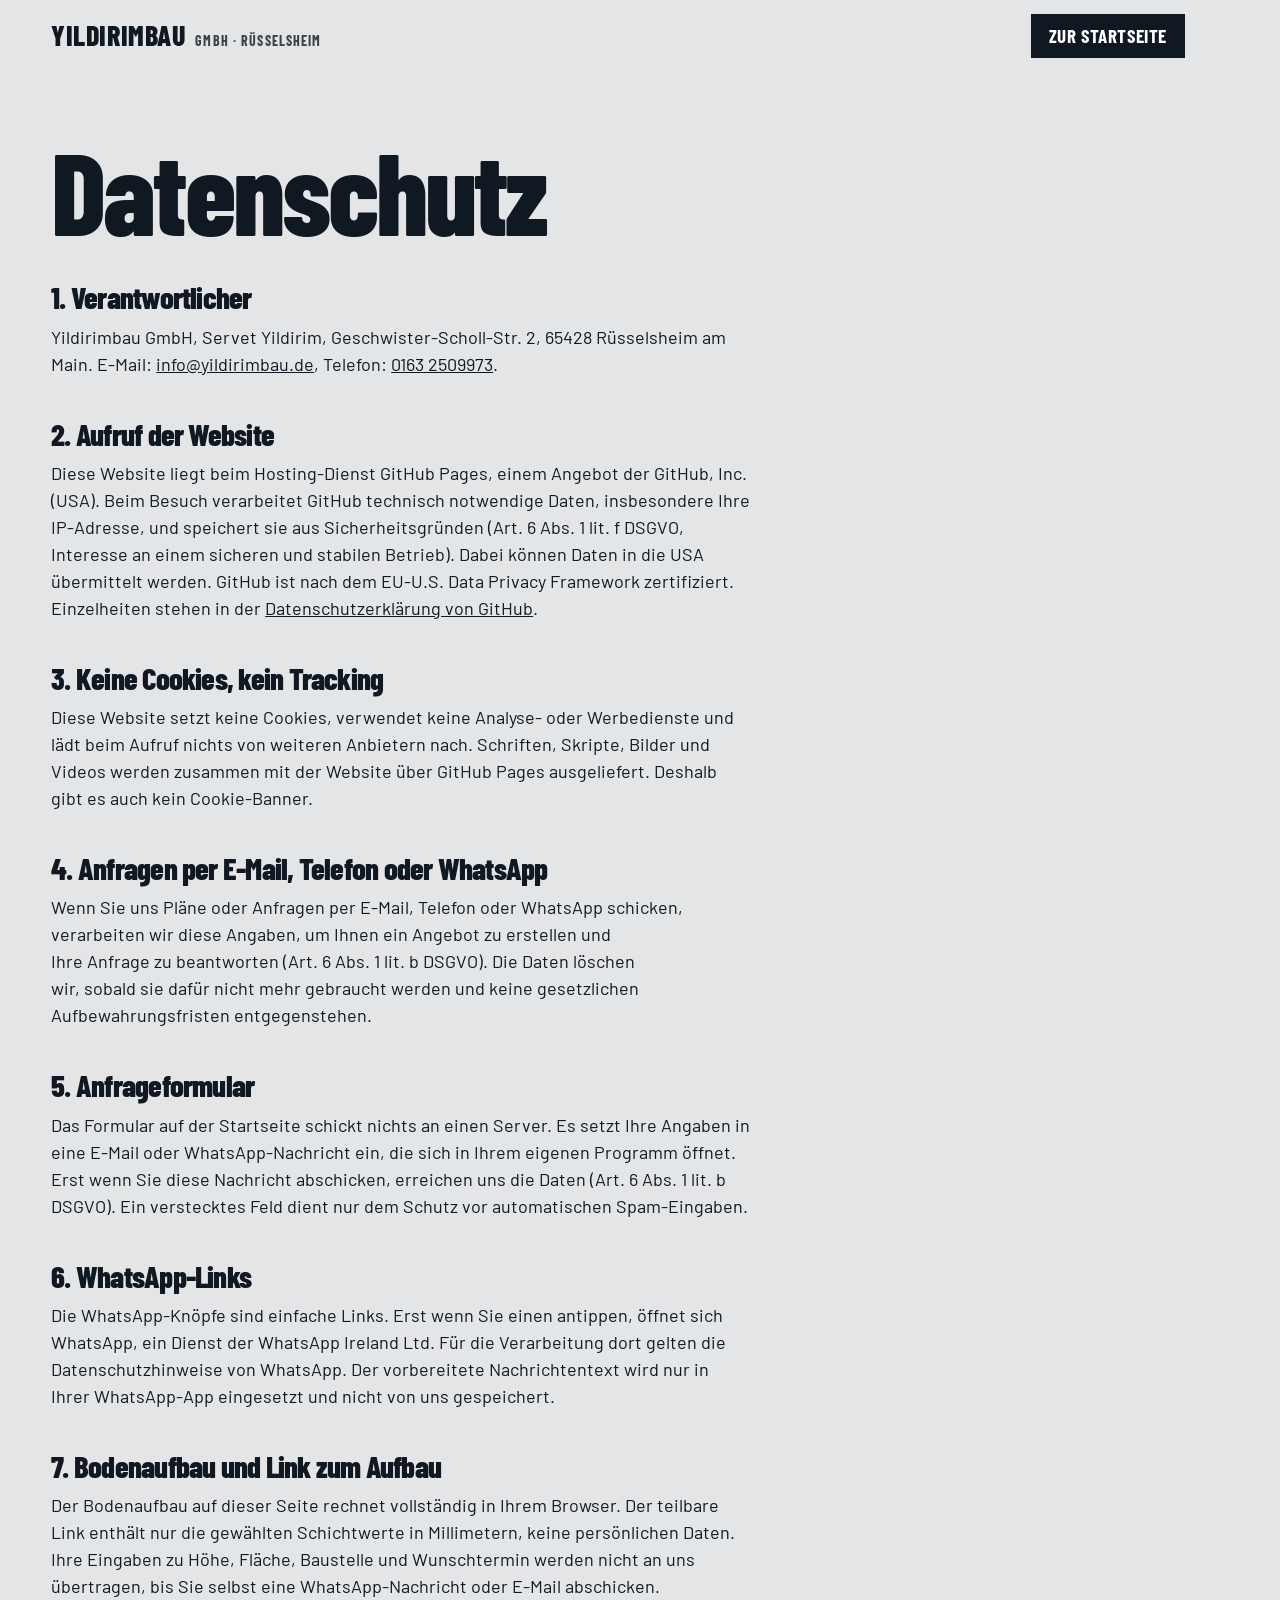
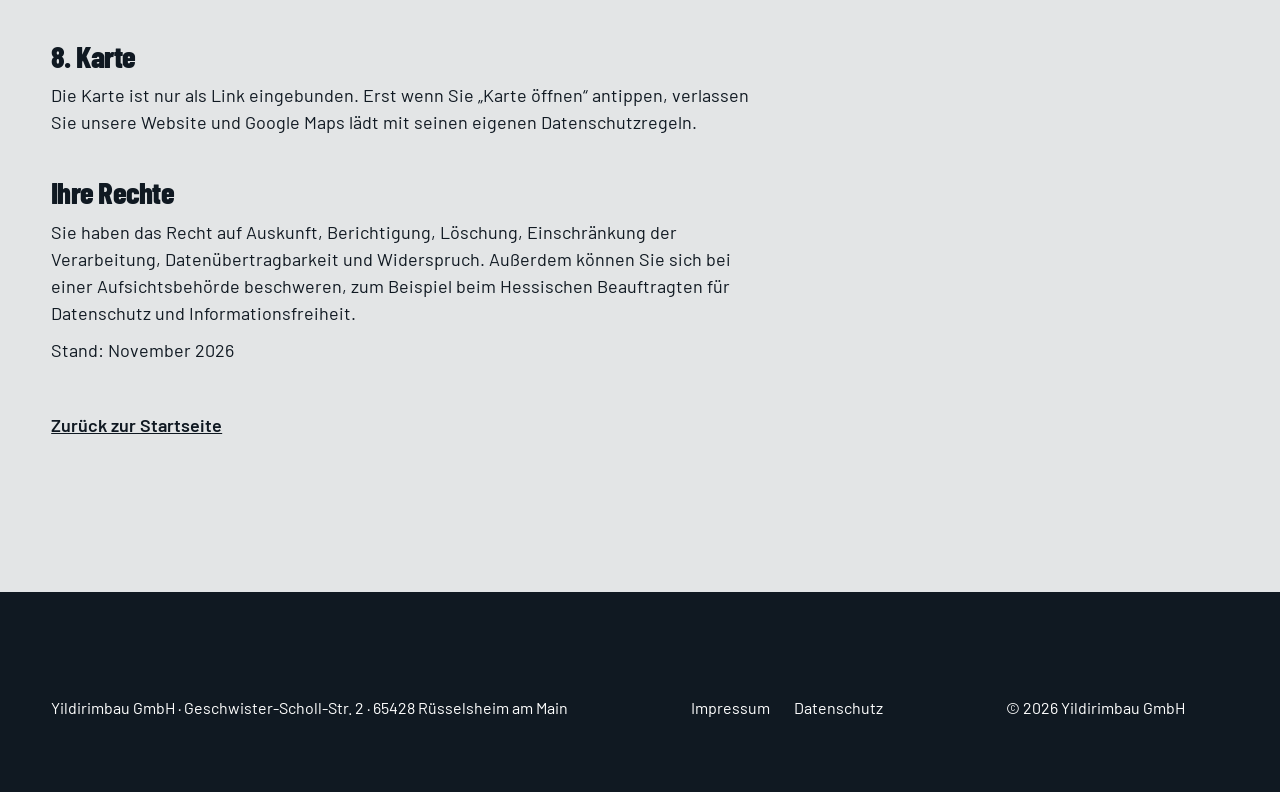
<file: datenschutz.html>
<!doctype html>
<html lang="de" class="no-js">
<head>
<meta charset="utf-8">
<meta name="viewport" content="width=device-width, initial-scale=1, viewport-fit=cover">
<title>Datenschutz · Yildirimbau GmbH</title>
<meta name="description" content="Datenschutzhinweise der Yildirimbau GmbH, Rüsselsheim am Main.">
<link rel="canonical" href="https://yildirimbau.de/datenschutz.html">
<meta name="robots" content="noindex, follow">
<meta name="theme-color" content="#E3E5E6">
<link rel="icon" href="/favicon.svg" type="image/svg+xml">
<link rel="icon" href="/favicon.png" type="image/png" sizes="48x48">
<link rel="apple-touch-icon" href="/apple-touch-icon.png">
  <script type="module" crossorigin src="/assets/sections-P2Xu9kJm.js"></script>
  <script type="module" crossorigin src="/assets/recht-NIl3ok5N.js"></script>
  <link rel="stylesheet" crossorigin href="/assets/style-DkmH5Nx4.css">
</head>
<body>
<header class="kopf fest" id="kopf">
  <a class="marke" href="/"><b>YILDIRIMBAU</b><small>GMBH · RÜSSELSHEIM</small></a>
  <nav class="nav" aria-label="Hauptnavigation" style="display:flex">
    <a href="/#kontakt" class="btn">Zur Startseite</a>
  </nav>
</header>
<main class="recht">
  <div class="wrap" style="padding-right:var(--rand)">
    <h1>Datenschutz</h1>
    <h2>1. Verantwortlicher</h2>
    <p>Yildirimbau GmbH, Servet Yildirim, Geschwister-Scholl-Str. 2, 65428 Rüsselsheim am Main. E-Mail: <a href="mailto:info@yildirimbau.de">info@yildirimbau.de</a>, Telefon: <a href="tel:+491632509973">0163 2509973</a>.</p>
    <h2>2. Aufruf der Website</h2>
    <p>Diese Website liegt beim Hosting-Dienst GitHub Pages, einem Angebot der GitHub, Inc. (USA). Beim Besuch verarbeitet GitHub technisch notwendige Daten, insbesondere Ihre IP-Adresse, und speichert sie aus Sicherheitsgründen (Art. 6 Abs. 1 lit. f DSGVO, Interesse an einem sicheren und stabilen Betrieb). Dabei können Daten in die USA übermittelt werden. GitHub ist nach dem EU-U.S. Data Privacy Framework zertifiziert. Einzelheiten stehen in der <a href="https://docs.github.com/de/site-policy/privacy-policies/github-general-privacy-statement" rel="noopener">Datenschutzerklärung von GitHub</a>.</p>
    <h2>3. Keine Cookies, kein Tracking</h2>
    <p>Diese Website setzt keine Cookies, verwendet keine Analyse- oder Werbedienste und lädt beim Aufruf nichts von weiteren Anbietern nach. Schriften, Skripte, Bilder und Videos werden zusammen mit der Website über GitHub Pages ausgeliefert. Deshalb gibt es auch kein Cookie-Banner.</p>
    <h2>4. Anfragen per E-Mail, Telefon oder WhatsApp</h2>
    <p>Wenn Sie uns Pläne oder Anfragen per E-Mail, Telefon oder WhatsApp schicken, verarbeiten wir diese Angaben, um Ihnen ein Angebot zu erstellen und Ihre Anfrage zu beantworten (Art. 6 Abs. 1 lit. b DSGVO). Die Daten löschen wir, sobald sie dafür nicht mehr gebraucht werden und keine gesetzlichen Aufbewahrungsfristen entgegenstehen.</p>
    <h2>5. Anfrageformular</h2>
    
    <p>Das Formular auf der Startseite schickt nichts an einen Server. Es setzt Ihre Angaben in eine E-Mail oder WhatsApp-Nachricht ein, die sich in Ihrem eigenen Programm öffnet. Erst wenn Sie diese Nachricht abschicken, erreichen uns die Daten (Art. 6 Abs. 1 lit. b DSGVO). Ein verstecktes Feld dient nur dem Schutz vor automatischen Spam-Eingaben.</p>
    
    
    <h2>6. WhatsApp-Links</h2>
    <p>Die WhatsApp-Knöpfe sind einfache Links. Erst wenn Sie einen antippen, öffnet sich WhatsApp, ein Dienst der WhatsApp Ireland Ltd. Für die Verarbeitung dort gelten die Datenschutzhinweise von WhatsApp. Der vorbereitete Nachrichtentext wird nur in Ihrer WhatsApp-App eingesetzt und nicht von uns gespeichert.</p>
    <h2>7. Bodenaufbau und Link zum Aufbau</h2>
    <p>Der Bodenaufbau auf dieser Seite rechnet vollständig in Ihrem Browser. Der teilbare Link enthält nur die gewählten Schichtwerte in Millimetern, keine persönlichen Daten. Ihre Eingaben zu Höhe, Fläche, Baustelle und Wunschtermin werden nicht an uns übertragen, bis Sie selbst eine WhatsApp-Nachricht oder E-Mail abschicken.</p>
    <h2>8. Karte</h2>
    <p>Die Karte ist nur als Link eingebunden. Erst wenn Sie „Karte öffnen“ antippen, verlassen Sie unsere Website und Google Maps lädt mit seinen eigenen Datenschutzregeln.</p>
    
    <h2>Ihre Rechte</h2>
    <p>Sie haben das Recht auf Auskunft, Berichtigung, Löschung, Einschränkung der Verarbeitung, Datenübertragbarkeit und Widerspruch. Außerdem können Sie sich bei einer Aufsichtsbehörde beschweren, zum Beispiel beim Hessischen Beauftragten für Datenschutz und Informationsfreiheit.</p>
    <p>Stand: November 2026</p>
    <a class="zurueck" href="/">Zurück zur Startseite</a>
  </div>
</main>
<footer class="fuss">
  <div class="wrap">
    <div class="zeile2">
      <span>Yildirimbau GmbH · Geschwister-Scholl-Str. 2 · 65428 Rüsselsheim am Main</span>
      <nav aria-label="Rechtliches"><a href="/impressum.html">Impressum</a><a href="/datenschutz.html">Datenschutz</a></nav>
      <span>© <span id="jahr">2026</span> Yildirimbau GmbH</span>
    </div>
  </div>
</footer>
</body>
</html>
</file>
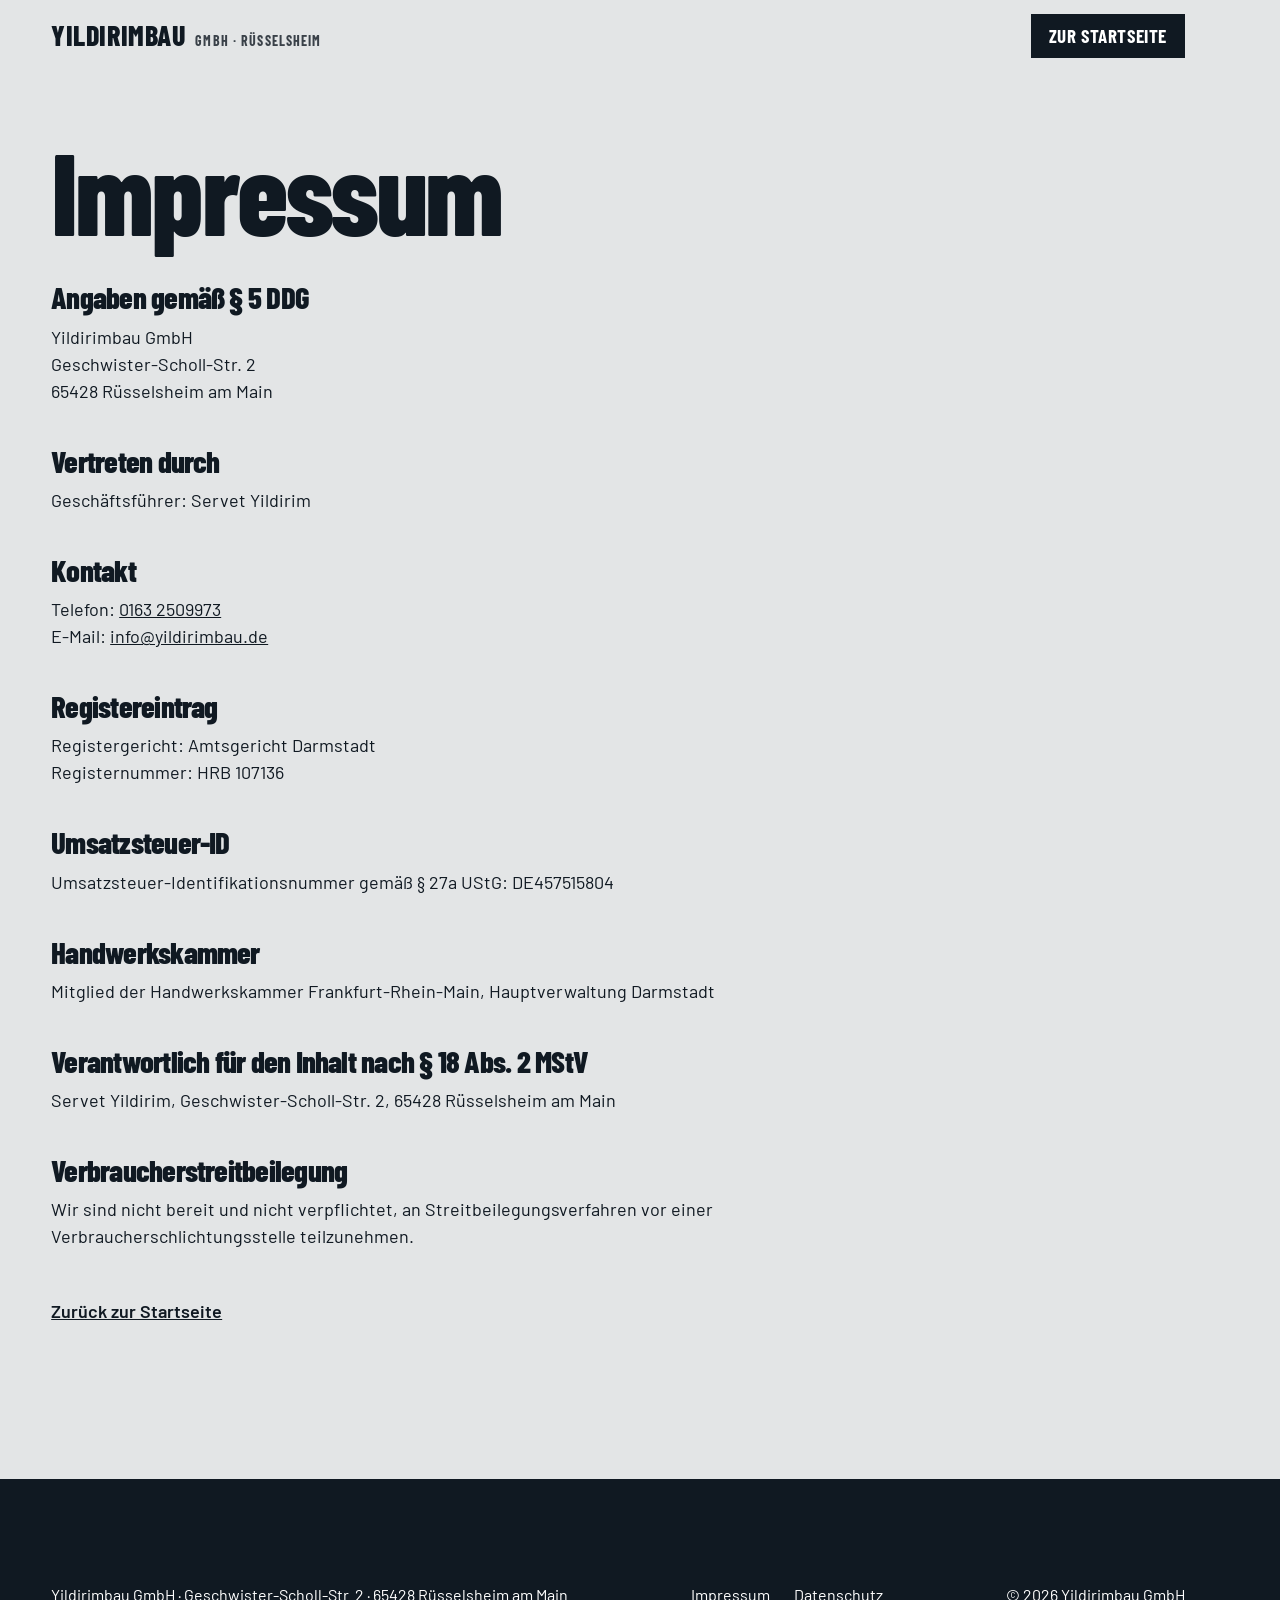
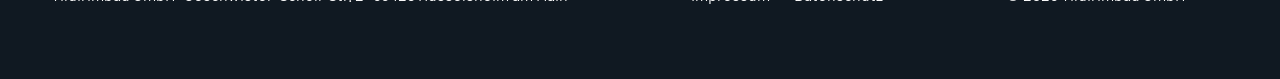
<file: impressum.html>
<!doctype html>
<html lang="de" class="no-js">
<head>
<meta charset="utf-8">
<meta name="viewport" content="width=device-width, initial-scale=1, viewport-fit=cover">
<title>Impressum · Yildirimbau GmbH</title>
<meta name="description" content="Impressum der Yildirimbau GmbH, Rüsselsheim am Main.">
<link rel="canonical" href="https://yildirimbau.de/impressum.html">
<meta name="robots" content="noindex, follow">
<meta name="theme-color" content="#E3E5E6">
<link rel="icon" href="/favicon.svg" type="image/svg+xml">
<link rel="icon" href="/favicon.png" type="image/png" sizes="48x48">
<link rel="apple-touch-icon" href="/apple-touch-icon.png">
  <script type="module" crossorigin src="/assets/sections-P2Xu9kJm.js"></script>
  <script type="module" crossorigin src="/assets/recht-NIl3ok5N.js"></script>
  <link rel="stylesheet" crossorigin href="/assets/style-DkmH5Nx4.css">
</head>
<body>
<header class="kopf fest" id="kopf">
  <a class="marke" href="/"><b>YILDIRIMBAU</b><small>GMBH · RÜSSELSHEIM</small></a>
  <nav class="nav" aria-label="Hauptnavigation" style="display:flex">
    <a href="/#kontakt" class="btn">Zur Startseite</a>
  </nav>
</header>
<main class="recht">
  <div class="wrap" style="padding-right:var(--rand)">
    <h1>Impressum</h1>
    <h2>Angaben gemäß § 5 DDG</h2>
    <p>Yildirimbau GmbH<br>Geschwister-Scholl-Str. 2<br>65428 Rüsselsheim am Main</p>
    <h2>Vertreten durch</h2>
    <p>Geschäftsführer: Servet Yildirim</p>
    <h2>Kontakt</h2>
    <p>Telefon: <a href="tel:+491632509973">0163 2509973</a><br>E-Mail: <a href="mailto:info@yildirimbau.de">info@yildirimbau.de</a></p>
    <h2>Registereintrag</h2>
    <p>Registergericht: Amtsgericht Darmstadt<br>Registernummer: HRB 107136</p>
    <h2>Umsatzsteuer-ID</h2>
    <p>Umsatzsteuer-Identifikationsnummer gemäß § 27a UStG: DE457515804</p>
    <h2>Handwerkskammer</h2>
    <p>Mitglied der Handwerkskammer Frankfurt-Rhein-Main, Hauptverwaltung Darmstadt</p>
    <h2>Verantwortlich für den Inhalt nach § 18 Abs. 2 MStV</h2>
    <p>Servet Yildirim, Geschwister-Scholl-Str. 2, 65428 Rüsselsheim am Main</p>
    <h2>Verbraucherstreitbeilegung</h2>
    <p>Wir sind nicht bereit und nicht verpflichtet, an Streitbeilegungsverfahren vor einer Verbraucherschlichtungsstelle teilzunehmen.</p>
    <a class="zurueck" href="/">Zurück zur Startseite</a>
  </div>
</main>
<footer class="fuss">
  <div class="wrap">
    <div class="zeile2">
      <span>Yildirimbau GmbH · Geschwister-Scholl-Str. 2 · 65428 Rüsselsheim am Main</span>
      <nav aria-label="Rechtliches"><a href="/impressum.html">Impressum</a><a href="/datenschutz.html">Datenschutz</a></nav>
      <span>© <span id="jahr">2026</span> Yildirimbau GmbH</span>
    </div>
  </div>
</footer>
</body>
</html>
</file>
<file: assets/style-DkmH5Nx4.css>
@font-face{font-family:Barlow Condensed;font-style:normal;font-weight:700;font-display:swap;src:url(/fonts/barlow-condensed-700.woff2)format("woff2")}@font-face{font-family:Barlow Condensed;font-style:normal;font-weight:800;font-display:swap;src:url(/fonts/barlow-condensed-800.woff2)format("woff2")}@font-face{font-family:Barlow;font-style:normal;font-weight:400;font-display:swap;src:url(/fonts/barlow-400.woff2)format("woff2")}@font-face{font-family:Barlow;font-style:normal;font-weight:500;font-display:swap;src:url(/fonts/barlow-500.woff2)format("woff2")}@font-face{font-family:Barlow;font-style:normal;font-weight:600;font-display:swap;src:url(/fonts/barlow-600.woff2)format("woff2")}@font-face{font-family:DM Mono;font-style:normal;font-weight:400;font-display:swap;src:url(/fonts/dm-mono-400.woff2)format("woff2")}@font-face{font-family:DM Mono;font-style:normal;font-weight:500;font-display:swap;src:url(/fonts/dm-mono-500.woff2)format("woff2")}:root{--beton:#e3e5e6;--flaeche:#f3f4f4;--koernung:#cdd1d4;--tinte:#101922;--stahl:#2e4a66;--stahl-dunkel:#22384d;--laser:#e5392b;--nass:#5a6168;--nass-dunkel:#3e444a;--display:"Barlow Condensed","Arial Narrow",Arial,sans-serif;--text:"Barlow","Segoe UI",Roboto,Helvetica,Arial,sans-serif;--mono:"DM Mono",Consolas,"Courier New",monospace;--t-display:clamp(60px,13.5vw,200px);--t-h2:clamp(48px,8vw,124px);--t-lead:clamp(19px,1.1vw + 13px,27px);--t-body:18px;--t-mono:14px;--rand:clamp(16px,4vw,56px);--messer:44px;--laser-y:70%;--abstand:clamp(88px,12vw,200px);--ease-ui:cubic-bezier(.23,1,.32,1);--ease-move:cubic-bezier(.77,0,.175,1);--weiss-rein:#fff;--weiss-a08:#ffffff14;--weiss-a55:#ffffff8c;--farbe-f2f3f3:#f2f3f3;--farbe-c9cdd0:#c9cdd0;--farbe-9aa0a5:#9aa0a5;--farbe-dfe2e4:#dfe2e4;--farbe-aeb3b7:#aeb3b7;--schwarz-a35:#00000059;--tinte-a35:#10192259;--tinte-a25:#10192240;--farbe-dadde0:#dadde0;--farbe-9aa1a7:#9aa1a7;--weiss-a22:#ffffff38;--tinte-a06:#1019220f;--farbe-7d858c:#7d858c;--farbe-2b3136:#2b3136;--farbe-b7bdc2:#b7bdc2;--farbe-6b737a:#6b737a;--farbe-4c545b:#4c545b;--farbe-c8cdd1:#c8cdd1;--weiss-a12:#ffffff1f;--farbe-ffb3ab:#ffb3ab;--tinte-a6:#10192299}@media (max-width:767px){:root{--t-body:17px;--messer:26px}}*,:before,:after{box-sizing:border-box}html{-webkit-text-size-adjust:100%;scroll-behavior:auto;background:var(--tinte);overflow-x:clip}html.lenis,html.lenis body{height:auto}.lenis.lenis-smooth{scroll-behavior:auto!important}.lenis.lenis-stopped{overflow:hidden}body{font-family:var(--text);font-size:var(--t-body);color:var(--tinte);background:var(--beton);-webkit-font-smoothing:antialiased;margin:0;line-height:1.5;overflow-x:clip}::selection{background:var(--stahl);color:var(--weiss-rein)}img,svg,canvas,video{max-width:100%;display:block}a{color:inherit}button,input,select{font:inherit;color:inherit}h1,h2,h3,h4,p,ul,ol,figure,blockquote,fieldset{margin:0;padding:0}ul,ol{list-style:none}fieldset{border:0;min-width:0}legend{padding:0}:focus{outline:none}:focus-visible{outline:3px solid var(--laser);outline-offset:3px}.vis-hidden{clip:rect(0 0 0 0);white-space:nowrap;width:1px;height:1px;overflow:hidden;position:absolute!important}h1,h2{font-family:var(--display);letter-spacing:-.025em;text-wrap:balance;font-weight:800;line-height:.88}h1{font-size:var(--t-display)}h2{font-size:var(--t-h2)}h3{font-family:var(--display);letter-spacing:-.01em;font-size:clamp(28px,2.4vw,38px);font-weight:700;line-height:.95}.lead{font-size:var(--t-lead);text-wrap:pretty;max-width:34em;font-weight:500;line-height:1.35}p{text-wrap:pretty;max-width:62ch}.mass{font-family:var(--mono);font-variant-numeric:tabular-nums}.band{padding:var(--abstand) 0}.wrap{width:100%;padding-left:var(--rand);padding-right:calc(var(--rand) + var(--messer))}.btn{background:var(--stahl);min-height:56px;color:var(--weiss-rein);font-family:var(--display);letter-spacing:.01em;text-transform:uppercase;cursor:pointer;white-space:nowrap;transition:transform .12s var(--ease-ui),background-color .2s ease,color .2s ease;border:0;justify-content:center;align-items:center;gap:10px;padding:0 28px;font-size:22px;font-weight:700;text-decoration:none;display:inline-flex}.btn:hover{background:var(--stahl-dunkel)}.btn:active{transform:scale(.97)}.btn.hell{background:var(--flaeche);color:var(--tinte)}.btn.hell:hover{background:var(--weiss-rein)}.btn.linie{color:currentColor;background:0 0;box-shadow:inset 0 0 0 2px}.btn.linie:hover{background:var(--weiss-a08)}.btn.gross{min-height:88px;padding:0 40px;font-size:clamp(28px,3vw,44px)}.btn[aria-disabled=true]{opacity:.5;cursor:not-allowed}.kopf{z-index:40;height:72px;padding-left:var(--rand);padding-right:calc(var(--rand) + var(--messer));color:var(--weiss-rein);justify-content:space-between;align-items:center;transition:background-color .25s,color .25s;display:flex;position:fixed;top:0;bottom:auto;left:0;right:0}.kopf.fest{background:var(--beton);color:var(--tinte)}.marke{align-items:baseline;gap:10px;text-decoration:none;display:flex}.marke b{font-family:var(--display);letter-spacing:.02em;font-size:28px;font-weight:800;line-height:1}.marke small{font-family:var(--display);letter-spacing:.08em;opacity:.8;font-size:14px;font-weight:700}.nav{align-items:center;gap:28px;display:flex}.nav a{font-family:var(--display);text-transform:uppercase;letter-spacing:.03em;opacity:.92;font-size:20px;font-weight:700;text-decoration:none}.nav a:hover{opacity:1;text-underline-offset:6px;text-decoration:underline;text-decoration-thickness:2px}.nav .btn{opacity:1;min-height:44px;padding:0 18px;font-size:19px}.kopf.fest .nav .btn{background:var(--tinte);color:var(--weiss-rein)}.kopf:not(.fest) .nav .btn{background:var(--flaeche);color:var(--tinte)}.burger{cursor:pointer;background:0 0;border:0;width:48px;height:48px;padding:0;display:none;position:relative}.burger span{height:3px;transition:transform .2s var(--ease-ui);background:currentColor;position:absolute;left:12px;right:12px}.burger span:first-child{top:17px}.burger span:last-child{bottom:17px}.menue-offen .burger span:first-child{transform:translateY(5.5px)rotate(45deg)}.menue-offen .burger span:last-child{transform:translateY(-5.5px)rotate(-45deg)}.menue{z-index:35;background:var(--tinte);color:var(--weiss-rein);padding:110px var(--rand) 40px;transition:transform .3s var(--ease-move);flex-direction:column;gap:6px;display:flex;position:fixed;top:0;bottom:0;left:0;right:0;transform:translateY(-100%)}.menue-offen .menue{transform:none}.menue a{font-family:var(--display);text-transform:uppercase;font-size:clamp(40px,10vw,64px);font-weight:800;line-height:1;text-decoration:none}.menue .adresse{opacity:.75;margin-top:auto;font-size:16px}.menue-offen .kopf{background:var(--tinte);color:var(--weiss-rein)}.menue-offen .kopf .nav .btn{background:var(--flaeche);color:var(--tinte)}@media (max-width:1023px){.nav{display:none}.burger{display:block}}.messer{z-index:30;width:var(--messer);background:var(--tinte);color:var(--weiss-rein);pointer-events:none;font-family:var(--mono);position:fixed;top:0;bottom:0;right:0}.messer-clip{position:absolute;top:0;bottom:0;left:0;right:0;overflow:hidden}.messer-band{left:0;right:0;top:var(--laser-y);will-change:transform;position:absolute}.messer-band i{background:var(--weiss-a55);height:1px;position:absolute;left:0}.messer-band i.k{width:8px}.messer-band i.m{width:14px}.messer-band i.g{background:var(--weiss-rein);width:22px}.messer-band b{width:100%;color:var(--weiss-rein);text-align:right;padding-left:4px;padding-right:4px;font-size:11px;font-weight:400;line-height:1;position:absolute;left:0;transform:translateY(-50%)}.messer-zeiger{left:0;right:0;top:var(--laser-y);background:var(--laser);height:2px;position:absolute}.messer-zeiger span i{margin-left:4px;font-style:normal}.messer-zeiger span{background:var(--tinte);color:var(--weiss-rein);box-shadow:inset 0 -2px 0 var(--laser);white-space:nowrap;padding:5px 7px;font-size:12px;font-weight:500;line-height:1;position:absolute;top:50%;right:100%;transform:translateY(-50%)}.messer-ok{text-align:center;opacity:.7;writing-mode:vertical-rl;height:auto;font-size:10px;line-height:1.2;position:absolute;top:12px;left:0;right:0;transform:rotate(180deg)}@media (max-width:767px){.messer-band i.k{width:5px}.messer-band i.m{width:9px}.messer-band i.g{width:14px}.messer-band b{font-size:9px}.messer-zeiger span{padding:3px;font-size:9px;top:auto;bottom:3px;right:0;transform:none}.messer-zeiger span i{display:none}}.laser{left:0;right:0;top:var(--laser-y);background:var(--laser);pointer-events:none;z-index:3;height:2px;position:absolute}.scene{height:calc(var(--hold,1) * 100vh);height:calc(var(--hold,1) * 100svh);position:relative}.scene .stage{height:100vh;height:100svh;position:sticky;top:0;overflow:hidden}.no-js .scene{height:auto}.no-js .scene .stage{height:auto;min-height:0;position:relative}.no-js .hero .stage,.reduziert .hero .stage{min-height:100svh}.reduziert .scene{height:auto}.reduziert .scene .stage{height:auto;min-height:0;position:relative}.js .auftritt{opacity:0;transform:translateY(24px)}.js .auftritt.da{opacity:1;transition:opacity .7s var(--ease-ui),transform .7s var(--ease-ui);transform:none}.js .auftritt.da:nth-child(2){transition-delay:80ms}.js .auftritt.da:nth-child(3){transition-delay:.16s}.js .auftritt.da:nth-child(4){transition-delay:.24s}.js .zeile{overflow:hidden}.js .zeile>span{display:block;transform:translateY(110%)}.js .da .zeile>span{transition:transform .9s var(--ease-ui);transform:none}.js .da .zeile:nth-child(2)>span{transition-delay:90ms}.js .da .zeile:nth-child(3)>span{transition-delay:.18s}.reduziert .auftritt,.reduziert .zeile>span{opacity:1!important;transition:none!important;transform:none!important}.fuss{background:var(--tinte);color:var(--weiss-rein);padding:72px 0 120px}.fuss .name{font-family:var(--display);letter-spacing:-.02em;text-transform:uppercase;word-break:break-word;font-size:clamp(56px,13vw,220px);font-weight:800;line-height:.85}.fuss .zeile2{flex-wrap:wrap;justify-content:space-between;gap:16px 40px;margin-top:32px;font-size:16px;display:flex}.fuss nav{gap:24px;display:flex}.fuss a{text-decoration:none}.fuss a:hover{text-underline-offset:4px;text-decoration:underline}@media (min-width:1024px){.fuss{padding-bottom:72px}}.dock{left:0;right:var(--messer);z-index:38;background:var(--tinte);color:var(--weiss-rein);padding-bottom:env(safe-area-inset-bottom);grid-template-columns:1fr 1fr 1.3fr;display:grid;position:fixed;bottom:0}.dock a{min-height:60px;font-family:var(--display);text-transform:uppercase;letter-spacing:.02em;white-space:nowrap;justify-content:center;align-items:center;gap:8px;font-size:19px;font-weight:700;text-decoration:none;display:flex}.dock a svg{width:22px;height:22px}.dock a.heiss{background:var(--laser)}.dock a:active{transform:scale(.97)}@media (min-width:1024px){.dock{display:none}}@media (max-width:359px){.btn{padding:0 14px;font-size:18px}.dock a{letter-spacing:0;gap:4px;font-size:16px}.dock a svg{width:18px;height:18px}}.hinweis{max-width:46ch;font-size:16px;line-height:1.45}@media (prefers-reduced-motion:reduce){*,:before,:after{transition-duration:.001ms!important;animation-duration:.001ms!important;animation-iteration-count:1!important}}:root{--m-estrich:url("data:image/svg+xml,%3Csvg xmlns='http://www.w3.org/2000/svg' width='160' height='160'%3E%3Cfilter id='n'%3E%3CfeTurbulence type='fractalNoise' baseFrequency='.9' numOctaves='3' stitchTiles='stitch'/%3E%3CfeColorMatrix values='0 0 0 0 .1 0 0 0 0 .1 0 0 0 0 .12 0 0 0 .16 0'/%3E%3C/filter%3E%3Crect width='160' height='160' filter='url(%23n)'/%3E%3C/svg%3E");--m-eps:url("data:image/svg+xml,%3Csvg xmlns='http://www.w3.org/2000/svg' width='44' height='44'%3E%3Cg fill='none' stroke='%23101922' stroke-opacity='.11' stroke-width='1.2'%3E%3Ccircle cx='11' cy='11' r='8'/%3E%3Ccircle cx='33' cy='11' r='7'/%3E%3Ccircle cx='22' cy='30' r='8.5'/%3E%3Ccircle cx='0' cy='33' r='6'/%3E%3Ccircle cx='44' cy='33' r='6'/%3E%3C/g%3E%3C/svg%3E");--m-beton:url("data:image/svg+xml,%3Csvg xmlns='http://www.w3.org/2000/svg' width='220' height='220'%3E%3Cfilter id='n'%3E%3CfeTurbulence type='fractalNoise' baseFrequency='.35' numOctaves='4' stitchTiles='stitch'/%3E%3CfeColorMatrix values='0 0 0 0 .06 0 0 0 0 .08 0 0 0 0 .1 0 0 0 .22 0'/%3E%3C/filter%3E%3Crect width='220' height='220' filter='url(%23n)'/%3E%3C/svg%3E");--m-schraffur:url("data:image/svg+xml,%3Csvg xmlns='http://www.w3.org/2000/svg' width='14' height='14'%3E%3Cpath d='M-2 16L16-2M-2 2L2-2M12 16l4-4' stroke='%23101922' stroke-opacity='.45' stroke-width='1.3'/%3E%3C/svg%3E")}.skip{left:var(--rand);z-index:50;background:var(--tinte);color:var(--weiss-rein);padding:12px 16px;font-weight:600;text-decoration:none;position:absolute;top:-60px}.skip:focus-visible{top:12px}.hero{--hold:1}.hero .stage{background:var(--nass-dunkel);color:var(--flaeche)}.hero-canvas{width:100%;height:100%;position:absolute;top:0;bottom:0;left:0;right:0}.hero-still{background:var(--nass);background-image:var(--m-beton),var(--m-estrich);display:none;position:absolute;top:0;bottom:0;left:0;right:0}.no-js .hero-still,.reduziert .hero-still,.hero.ohne-webgl .hero-still{display:block}.no-js .hero-canvas,.reduziert .hero-canvas{display:none}.hero-text{z-index:4;pointer-events:none;padding-top:clamp(96px,14vh,150px);position:absolute;top:0;left:0;right:0}.hero-text .btn,.hero-text a{pointer-events:auto}.hero h1{text-transform:none;max-width:9em}.hero .lead{max-width:30em;margin-top:clamp(20px,3vh,36px)}.hero .cta{flex-wrap:wrap;gap:12px;margin-top:clamp(20px,3vh,32px);display:flex}.hero-tipp{left:var(--rand);z-index:4;font-family:var(--mono);font-size:var(--t-mono);opacity:.85;pointer-events:none;margin:0;transition:opacity .4s;position:absolute;bottom:clamp(20px,4vh,40px)}.hero-tipp.weg{opacity:0}.no-js .hero-tipp,.reduziert .hero-tipp,.no-js #heroAbziehen,.reduziert #heroAbziehen{display:none}.latte{z-index:2;width:var(--latte-l,46vw);height:26px;margin:-13px 0 0 calc(var(--latte-l,46vw) / -2);transform:translate(var(--x,50vw),var(--y,80vh)) rotate(var(--rot,0deg));opacity:0;pointer-events:none;will-change:transform;position:absolute;top:0;left:0}.latte.da{opacity:1}.latte i{background:linear-gradient(180deg,var(--farbe-f2f3f3) 0%,var(--farbe-c9cdd0) 35%,var(--farbe-9aa0a5) 36%,var(--farbe-dfe2e4) 70%,var(--farbe-aeb3b7) 100%);box-shadow:0 10px 18px var(--schwarz-a35);position:absolute;top:0;bottom:0;left:0;right:0}.latte i:before{content:"";background:var(--tinte-a35);height:2px;position:absolute;top:9px;left:0;right:0}.latte i:after{content:"";background:var(--tinte-a25);height:3px;position:absolute;bottom:3px;left:12px;right:12px}.hero.ohne-webgl .latte,.hero.ohne-webgl .hero-canvas{display:none}.leistungen{background:var(--beton);background-image:var(--m-estrich)}.leistungen .kopfzeile{grid-template-columns:1fr;align-items:end;gap:24px;margin-bottom:clamp(40px,6vw,88px);display:grid}@media (min-width:1024px){.leistungen .kopfzeile{grid-template-columns:1.1fr .9fr;gap:64px}}.schnitt{grid-template-columns:clamp(40px,6vw,88px) minmax(0,1fr) clamp(70px,9vw,140px);align-items:stretch;margin-top:48px;display:grid}.schnitt .wand{background:var(--koernung);background-image:var(--m-schraffur);position:relative}.schnitt .wand .rand{background:var(--stahl);width:10px;position:absolute;top:-12px;bottom:0;right:0}.schnitt .wand .rand-name{white-space:nowrap;font-family:var(--display);text-transform:uppercase;letter-spacing:.04em;color:var(--stahl);margin-bottom:22px;font-size:clamp(15px,1.3vw,20px);font-weight:700;position:absolute;bottom:100%;left:0}.schnitt .wand .rand-name:after{content:"";background:var(--stahl);width:2px;height:22px;position:absolute;top:100%;left:auto;right:-6px}@media (max-width:899px){.schnitt .wand .rand-name{letter-spacing:.02em;font-size:14px}}.lagen{flex-direction:column;display:flex}.lage{grid-template-columns:minmax(0,1fr);align-content:center;gap:10px 48px;padding:clamp(22px,3vw,44px) clamp(18px,3vw,48px);display:grid;position:relative}@media (min-width:900px){.lage{grid-template-columns:minmax(0,.9fr) minmax(0,1.1fr)}}.lage h3{align-self:start}.lage p{font-size:var(--t-body);max-width:52ch}.lage.estrich{background:var(--flaeche);background-image:var(--m-estrich);min-height:clamp(160px,22vw,300px)}.lage.tacker{background:var(--farbe-dadde0);min-height:clamp(120px,14vw,190px);overflow:visible}.lage.tacker:before{content:"";pointer-events:none;background:radial-gradient(circle at 18px 26px,var(--laser) 0 7px,transparent 8px), radial-gradient(circle at 18px 26px,transparent 0 10px,var(--farbe-9aa0a5) 11px,transparent 12px);background-repeat:repeat-x;background-size:120px 26px;height:26px;position:absolute;bottom:0;left:0;right:0}.lage.daemmung{background:var(--flaeche);background-image:var(--m-eps);min-height:clamp(130px,16vw,220px)}.lage.rohdecke{background:var(--farbe-9aa1a7);background-image:var(--m-beton);color:var(--tinte);min-height:clamp(90px,10vw,130px)}.lage.rohdecke p{color:var(--tinte)}.lage .masz{white-space:nowrap;font-family:var(--mono);color:var(--tinte);align-items:center;gap:8px;margin-left:clamp(22px,2.6vw,40px);font-size:clamp(13px,1.2vw,18px);font-weight:500;display:flex;position:absolute;top:50%;left:100%;transform:translateY(-50%)}.lage .masz:before{content:"";background:var(--tinte);width:10px;height:2px}.lage.estrich:after,.lage.tacker:after,.lage.daemmung:after{content:"";background:var(--tinte);transform-origin:top;width:2px;margin-left:clamp(12px,1.4vw,22px);position:absolute;top:0;bottom:0;left:100%;transform:scaleY(0)}.da.schnitt .lage:after,.no-js .lage:after,.reduziert .lage:after{transition:transform 1s var(--ease-move);transform:none}.da.schnitt .lage.tacker:after{transition-delay:.3s}.da.schnitt .lage.daemmung:after{transition-delay:.5s}.lage.estrich .masz:after,.lage.daemmung .masz.summe:after{content:none}.lage .masz.summe{font-size:clamp(14px,1.4vw,21px);top:100%;transform:translateY(8px)}.lage .masz.summe:before{content:"";background:var(--tinte);width:16px;height:2px}@media (max-width:899px){.lage .masz{margin-left:16px;font-size:12px}.lage .masz.summe{font-size:13px}.lage.estrich:after,.lage.tacker:after,.lage.daemmung:after{margin-left:8px}}.kette{position:relative}.aufmass-hinweis{grid-template-columns:1fr;align-items:end;gap:16px 48px;margin-top:clamp(72px,8vw,120px);display:grid}@media (min-width:900px){.aufmass-hinweis{grid-template-columns:1fr 1fr}}.aufmass-hinweis h3{font-size:clamp(34px,4vw,64px)}.aufmass-hinweis p{font-size:var(--t-lead);font-weight:500;line-height:1.35}.weitere{margin-top:clamp(48px,6vw,96px)}.weitere h3{margin-bottom:16px}.weitere ul{font-size:var(--t-lead);flex-wrap:wrap;gap:8px 28px;font-weight:500;display:flex}.waerme{background:var(--stahl);color:var(--weiss-rein)}.waerme-grid{grid-template-columns:1fr;gap:40px;display:grid}@media (min-width:1024px){.waerme-grid{grid-template-columns:minmax(0,.8fr) minmax(0,1.2fr);align-items:start;gap:64px}}.waerme-text .lead{margin-top:28px}.waerme-text p+p{margin-top:16px}.waerme-bild{aspect-ratio:4/3;background:var(--koernung);touch-action:pan-y;position:relative;overflow:hidden}@media (min-width:1024px){.waerme-bild{aspect-ratio:16/11}}.waerme-bild canvas{cursor:none;width:100%;height:100%;position:absolute;top:0;bottom:0;left:0;right:0}.waerme-still{width:100%;height:100%;display:none;position:absolute;top:0;bottom:0;left:0;right:0}.no-js .waerme-still,.reduziert .waerme-still{display:block}.no-js .waerme-bild canvas,.reduziert .waerme-bild canvas,.no-js .schalter,.reduziert .schalter{display:none}.schalter{cursor:pointer;font-family:var(--display);text-transform:uppercase;letter-spacing:.02em;-webkit-user-select:none;user-select:none;align-items:center;gap:14px;margin-top:32px;font-size:24px;font-weight:700;display:inline-flex}.schalter input{opacity:0;width:1px;height:1px;position:absolute}.schalter .knopf{background:var(--weiss-a22);flex:none;width:64px;height:34px;transition:background-color .2s;position:relative}.schalter .knopf:after{content:"";background:var(--weiss-rein);width:26px;height:26px;transition:transform .2s var(--ease-ui);position:absolute;top:4px;left:4px}.schalter input:checked+.knopf{background:var(--laser)}.schalter input:checked+.knopf:after{transform:translate(30px)}.schalter input:focus-visible+.knopf{outline:3px solid var(--weiss-rein);outline-offset:3px}.waerme-legende{font-family:var(--mono);font-size:var(--t-mono);opacity:.9;align-items:center;gap:12px;margin-top:18px;display:flex}.waerme-legende i{background:linear-gradient(90deg,var(--stahl),var(--laser));width:120px;height:10px}.aufbau{background:var(--flaeche);background-image:var(--m-eps)}.aufbau h2{margin-bottom:clamp(32px,4vw,56px)}.k-grid{grid-template-columns:1fr;gap:32px;display:grid}@media (min-width:1024px){.k-grid{grid-template-columns:minmax(0,1.15fr) minmax(0,.85fr);align-items:start;gap:56px}}.k-view{background:var(--beton);aspect-ratio:4/3;touch-action:pan-y;position:relative;overflow:hidden}@media (min-width:1024px){.k-view{aspect-ratio:5/4;position:sticky;top:88px}}.k-view canvas{cursor:grab;width:100%;height:100%;display:none;position:absolute;top:0;bottom:0;left:0;right:0}.k-view.dreid canvas{display:block}.k-view canvas:active{cursor:grabbing}.k-labels{pointer-events:none;display:none;position:absolute;top:0;bottom:0;left:0;right:0}.k-view.dreid .k-labels{display:block}.k-label{background:var(--tinte);color:var(--weiss-rein);font-family:var(--mono);white-space:nowrap;will-change:transform;padding:6px 8px;font-size:13px;line-height:1.2;position:absolute;top:0;left:0;transform:translate(-100%,-50%)}.k-label b{font-family:var(--text);font-size:13px;font-weight:600;display:block}.k-leaders{pointer-events:none;width:100%;height:100%;position:absolute;top:0;bottom:0;left:0;right:0;overflow:visible}.k-leaders line{stroke:var(--tinte);stroke-width:1.5px}.k-leaders circle{fill:var(--tinte)}@media (max-width:767px){.k-label{padding:4px 6px;font-size:11px}.k-label b{font-size:11px}}.k-svg{width:100%;height:100%;position:absolute;top:0;bottom:0;left:0;right:0}.k-view.dreid .k-svg{display:none}.k-svg text{font-family:var(--mono);fill:var(--tinte);font-size:15px}.k-svg .name{font-family:var(--text);font-size:15px;font-weight:600}.k-svg .mass{font-size:15px;font-weight:500}.k-stand{font-family:var(--mono);color:var(--tinte);opacity:.8;margin:0;font-size:12px;position:absolute;bottom:12px;left:14px}.k-form{flex-direction:column;gap:24px;display:flex}.k-feld legend{font-family:var(--display);text-transform:uppercase;letter-spacing:.02em;margin-bottom:10px;font-size:22px;font-weight:700}.seg{flex-wrap:wrap;gap:6px;display:flex}.seg button{cursor:pointer;background:var(--beton);min-height:52px;color:var(--tinte);transition:transform .12s var(--ease-ui),background-color .15s ease,color .15s ease;border:0;padding:0 18px;font-size:17px;font-weight:600}.seg button:hover{background:var(--koernung)}.seg button:active{transform:scale(.97)}.seg button[aria-checked=true]{background:var(--tinte);color:var(--weiss-rein)}.seg button[aria-disabled=true]{opacity:.38;cursor:not-allowed}.seg button small{font-size:12px;font-weight:400;line-height:1.1;display:block}.k-vor{flex-wrap:wrap;align-items:center;gap:6px;display:flex}.k-vor span{width:100%;font-family:var(--display);text-transform:uppercase;letter-spacing:.02em;margin-bottom:4px;font-size:22px;font-weight:700}.k-vor button{min-height:44px;box-shadow:inset 0 0 0 2px var(--tinte);cursor:pointer;transition:transform .12s var(--ease-ui),background-color .15s ease,color .15s ease;background:0 0;border:0;padding:0 14px;font-size:15px;font-weight:600}.k-vor button:hover,.k-vor button[aria-pressed=true]{background:var(--tinte);color:var(--weiss-rein)}.k-vor button:active{transform:scale(.97)}.k-gesamt{flex-wrap:wrap;align-items:baseline;gap:16px;margin-top:8px;display:flex}.k-gesamt .mass{letter-spacing:-.03em;font-size:clamp(72px,9vw,132px);font-weight:500;line-height:.9}.k-gesamt span:last-child{font-family:var(--display);text-transform:uppercase;letter-spacing:.02em;max-width:9em;font-size:22px;font-weight:700;line-height:1}.k-hinweis{min-height:1.5em;color:var(--stahl);max-width:40ch;font-weight:600}.k-hinweis:empty{display:none}.k-richtwert{max-width:46ch;font-size:16px}.k-check{background:var(--beton);padding:20px}.k-check h3{margin-bottom:12px;font-size:24px}.k-check .felder{grid-template-columns:1fr 1fr;gap:10px;display:grid}.k-check label{flex-direction:column;gap:6px;font-size:15px;font-weight:500;display:flex}.k-check input{min-height:48px;box-shadow:inset 0 0 0 1px var(--nass);background:var(--weiss-rein);font-family:var(--mono);border:0;width:100%;padding:0 12px;font-size:18px}.k-check input:focus-visible{outline:3px solid var(--laser);outline-offset:0}.k-check output{font-family:var(--display);min-height:1em;margin-top:12px;font-size:clamp(30px,3vw,44px);font-weight:800;line-height:1;display:block}.k-check output.fehlt{color:var(--laser)}.k-aktion{flex-wrap:wrap;gap:8px;display:flex}.k-aktion .btn{min-height:52px;padding:0 20px;font-size:19px}.k-aktion .btn.linie{color:var(--tinte)}.k-aktion .btn.linie:hover{background:var(--tinte-a06)}.k-aktion .btn.linie[aria-pressed=true]{background:var(--tinte);color:var(--weiss-rein)}.k-anfrage{background:var(--tinte);color:var(--weiss-rein);flex-direction:column;gap:14px;padding:24px;display:flex}.k-anfrage[hidden]{display:none}.k-anfrage h3{font-size:28px}.k-anfrage .felder{grid-template-columns:1fr;gap:10px;display:grid}@media (min-width:600px){.k-anfrage .felder{grid-template-columns:1fr 1fr 1fr}}.k-anfrage label{flex-direction:column;gap:6px;font-size:15px;font-weight:500;display:flex}.k-anfrage input{background:var(--weiss-rein);min-height:48px;color:var(--tinte);border:0;width:100%;padding:0 12px;font-size:17px}.k-anfrage .wege{flex-wrap:wrap;gap:8px;display:flex}.k-anfrage pre{font-family:var(--mono);white-space:pre-wrap;opacity:.85;max-width:60ch;margin:0;font-size:13px;line-height:1.4}.no-js .k-aktion,.no-js .k-vor,.no-js .k-check,.no-js .k-anfrage{display:none}.no-js .seg button{pointer-events:none}.k-kopie{font-family:var(--mono);min-height:1.2em;font-size:13px}.aufmass{--hold:2.6}.aufmass .stage{background:var(--tinte);color:var(--weiss-rein)}.aufmass-grid{z-index:4;grid-template-columns:1fr;align-content:start;gap:20px 56px;height:100%;padding-top:clamp(88px,12vh,120px);display:grid;position:relative}@media (min-width:1024px){.aufmass-grid{grid-template-rows:auto 1fr;grid-template-columns:minmax(0,.9fr) minmax(0,1.1fr);align-items:start}}.scene h2{font-size:clamp(44px,6.6vw,104px)}.aufmass-text{grid-column:1}.aufmass-text .lead{margin-top:20px}.aufmass-text .beispiel{font-family:var(--mono);font-size:var(--t-mono);opacity:.85;margin-top:14px}.aufmass-summe{align-items:baseline;gap:12px;margin-top:clamp(12px,2vh,28px);display:flex}.aufmass-summe .mass{letter-spacing:-.03em;font-size:clamp(64px,9vw,132px);font-weight:500;line-height:.9}.aufmass-summe span:last-child{font-family:var(--display);font-size:26px;font-weight:700}.aufmass-plan{grid-column:1;position:relative}@media (min-width:1024px){.aufmass-plan{grid-area:1/2/span 2;align-self:center}}.aufmass-plan svg{width:100%;height:auto;max-height:78vh}.aufmass-plan .raum{fill:var(--koernung);transform-origin:var(--ox) var(--oy);transition:none;transform:scaleY(0)}.aufmass-plan .raum.voll,.no-js .aufmass-plan .raum,.reduziert .aufmass-plan .raum{transform:none}.aufmass-plan .mauer{fill:var(--weiss-rein)}.aufmass-plan .tuer{stroke:var(--weiss-rein);stroke-width:3px;fill:none}.aufmass-plan text{font-family:var(--text);fill:var(--tinte);font-size:30px;font-weight:600}.aufmass-plan text.m2{font-family:var(--mono);font-size:34px;font-weight:500}.aufmass-plan text.mass-aussen{font-family:var(--mono);fill:var(--weiss-rein);opacity:.85;font-size:24px}.aufmass-plan .masslinie{stroke:var(--weiss-rein);stroke-width:1.5px;opacity:.6}.aufmass-liste{grid-column:1;grid-template-columns:1fr auto;align-self:end;gap:4px 24px;max-width:36em;font-size:16px;display:grid}.aufmass-liste li{display:contents}.js .aufmass-liste li span{opacity:0;transition:opacity .35s var(--ease-ui),transform .35s var(--ease-ui);transform:translate(-8px)}.aufmass-liste li.da span,.no-js .aufmass-liste li span,.reduziert .aufmass-liste li span{opacity:1;transform:none}.aufmass-liste .mass{text-align:right;font-weight:500}.aufmass-liste li.summe span{padding-top:8px;font-weight:600}.aufmass-liste li.rand span,.aufmass-liste li.rand.da span{opacity:.85}.aufmass .laser{top:var(--laser-y)}@media (min-width:1024px){.aufmass .laser{left:48%}}@media (max-width:1023px){.aufmass{--hold:2.2}.aufmass-grid{gap:14px;padding-top:88px}.aufmass-plan svg{max-height:46vh}.aufmass-liste{gap:2px 16px;font-size:14px}}.reduziert .aufmass-liste,.no-js .aufmass-liste{margin-top:24px}.erfahrung{--hold:2.4}.erfahrung .stage{background:var(--koernung);background-image:var(--m-beton);color:var(--tinte)}.kern-grid{z-index:4;grid-template-rows:auto minmax(0,1fr);grid-template-columns:minmax(0,1fr) auto;align-content:start;gap:12px 20px;height:100%;padding-top:clamp(84px,12vh,120px);padding-bottom:0;display:grid;position:relative}@media (min-width:1024px){.kern-grid{grid-template-columns:minmax(0,.42fr) minmax(0,1fr);gap:16px 56px}}.kern-kopf{grid-column:1/-1}.kern-kopf h2 .mass{letter-spacing:-.04em;min-width:1.6em;font-weight:500;display:inline-block}.kern-kopf .chef{font-size:var(--t-lead);max-width:30em;margin-top:18px;font-weight:500;line-height:1.35}.kern-kopf .chef b{font-weight:600}.kern-bild{grid-area:2/1;align-self:end;height:100%;min-height:200px;position:relative}.kern-bild:after{content:"";left:calc(-1 * var(--rand));background:var(--farbe-7d858c);height:21%;position:absolute;bottom:0;right:0}.no-js .kern-bild,.reduziert .kern-bild{height:62vh}.kern-bild svg{z-index:1;width:100%;height:100%;position:absolute;bottom:0;left:0;overflow:visible}.kern-boden{fill:var(--farbe-7d858c)}.kern-loch{fill:var(--farbe-2b3136)}.kern-lage{transition:none}.kern-lage.hell{fill:var(--farbe-b7bdc2)}.kern-lage.mittel{fill:var(--farbe-9aa1a7)}.kern-lage.dunkel{fill:var(--farbe-7d858c)}.kern-lage.grob{fill:var(--farbe-6b737a)}.kern-korn{fill:var(--farbe-4c545b);opacity:.55}.kern-deckel{fill:var(--farbe-c8cdd1)}.kern-etikett{font-family:var(--mono);fill:var(--tinte);font-size:20px}.kern-etikett.jahr{font-size:24px;font-weight:500}.kern-etikett.name{font-family:var(--text);font-size:19px;font-weight:600}.kern-etikett-linie{stroke:var(--tinte);stroke-width:1.5px}.kern-foto{grid-area:2/2;place-self:start end;margin:0;display:none}.kern-foto img{aspect-ratio:4/5;object-fit:cover;width:auto;height:min(34vh,300px);display:block}.kern-foto figcaption{max-width:12em;margin-top:8px;font-size:14px}@media (min-width:1024px){.kern-foto{justify-self:start;display:block}.kern-foto img{height:min(50vh,560px)}.kern-foto figcaption{max-width:none;font-size:15px}}@media (max-width:1023px){.erfahrung{--hold:2}.kern-grid{grid-template-columns:minmax(0,1fr)}.kern-bild{min-height:200px}.kern-kopf .chef{font-size:17px}}.kern-foto-mobil{margin:0 0 8px;display:none}@media (max-width:1023px){.kern-foto-mobil{max-width:360px;display:block}.kern-foto-mobil img{aspect-ratio:4/5;object-fit:cover;width:100%;height:auto}.kern-foto-mobil figcaption{margin-top:8px;font-size:15px}}.kern-mehr{background:var(--koernung);background-image:var(--m-beton);padding:0 0 var(--abstand)}.kern-mehr .wrap{grid-template-columns:minmax(0,1fr);gap:40px;display:grid}@media (min-width:1024px){.kern-mehr .wrap{grid-template-columns:minmax(0,.42fr) minmax(0,1fr);align-items:start;gap:56px}.vertrauen{grid-area:1/1}.merkmale{grid-area:1/2}}@media (max-width:1023px){.vertrauen{order:1}}.vertrauen:not(:has(*)){display:none}.merkmale h3{margin-bottom:24px;font-size:clamp(34px,4vw,64px)}.merkmale ul{grid-template-columns:1fr;gap:18px 40px;display:grid}@media (min-width:700px){.merkmale ul{grid-template-columns:1fr 1fr}}.merkmale li{background:var(--beton);padding:22px 24px}.merkmale li b{font-family:var(--display);margin-bottom:8px;font-size:26px;font-weight:700;line-height:1;display:block}.merkmale li p{font-size:17px}.zahlen{flex-wrap:wrap;gap:24px 48px;margin:0;padding:0;list-style:none;display:flex}.zahlen li{flex-direction:column;gap:6px;display:flex}.zahlen li span:last-child{font-size:var(--t-lead);font-weight:500}.zahlen .mass{font-size:clamp(44px,5vw,72px);font-weight:500;line-height:1}.qualifikation{font-size:var(--t-lead);margin-top:32px;font-weight:500}.zertifikate-block{margin-top:28px}.zertifikate-text{font-size:var(--t-lead);font-weight:500}.zertifikate{flex-wrap:wrap;align-items:flex-start;gap:20px 36px;margin:20px 0 0;padding:0;list-style:none;display:flex}.zertifikate li{flex-direction:column;gap:6px;max-width:220px;display:flex}.zertifikate img{width:auto;max-width:220px;max-height:72px;display:block}.zertifikate span{font-size:15px}.bewertungen{background:var(--beton)}.bewertungen .schnitt{font-size:var(--t-lead);margin-top:20px;font-weight:500}.bewertungen .schnitt .mass{margin-right:8px;font-size:clamp(44px,5vw,72px);font-weight:500;line-height:1}.zitate{flex-direction:column;gap:clamp(40px,5vw,72px);margin-top:clamp(40px,5vw,72px);display:flex}.zitat blockquote p{max-width:28em;font-size:clamp(24px,2.4vw,36px);font-weight:500;line-height:1.25}.zitat figcaption{flex-wrap:wrap;align-items:center;gap:8px 18px;margin-top:14px;font-size:16px;display:flex}.sterne{gap:2px;display:inline-flex}.sterne svg{width:18px;height:18px}.sterne .voll{fill:var(--tinte)}.sterne .leer{fill:none;stroke:var(--tinte);stroke-width:1.5px}.echtheit{max-width:60ch;margin-top:clamp(32px,4vw,56px);font-size:16px}.bewertungen .btn{margin-top:24px}.referenzen{background:var(--koernung);background-image:var(--m-beton)}.referenzen .lead{margin-top:20px}.objekte{grid-template-columns:1fr;gap:clamp(18px,2.5vw,32px);margin:clamp(40px,5vw,72px) 0 0;padding:0;list-style:none;display:grid}@media (min-width:560px){.objekte{grid-template-columns:1fr 1fr}}@media (min-width:1100px){.objekte{grid-template-columns:repeat(4,minmax(0,1fr))}}.objekt{margin:0}.objekt figure{background:var(--flaeche);flex-direction:column;height:100%;margin:0;display:flex}.objekt-bild{aspect-ratio:4/3;background:var(--beton);position:relative;overflow:hidden}.objekt-bild img{object-fit:cover;width:100%;height:100%;display:block}.objekt-bild.leer{background:var(--koernung);background-image:var(--m-beton)}.objekt-bild.leer:after{content:"";background:var(--laser);height:2px;position:absolute;top:70%;left:0;right:0}.objekt-bild .symbol{background:var(--tinte);color:var(--weiss-rein);font-family:var(--mono);letter-spacing:.04em;padding:5px 8px 4px;font-size:11px;position:absolute;bottom:0;right:0}.objekt figcaption{flex-direction:column;gap:4px;padding:16px 18px 20px;display:flex}.objekt figcaption b{font-family:var(--display);text-wrap:balance;font-size:clamp(24px,2vw,30px);font-weight:700;line-height:1}.objekt .ort{font-size:17px}.objekt .leistung{margin-top:6px;font-size:15px}.objekt .leistung .mass{font-weight:500}.objekt .nachweis{opacity:.8;margin-top:auto;padding-top:10px;font-size:12px;line-height:1.4}.objekt .nachweis a{font-weight:600}.objekte-hinweis{opacity:.85;margin-top:20px;font-size:15px}.fragen{background:var(--beton)}.fragen-grid{grid-template-columns:1fr;gap:32px;display:grid}@media (min-width:1024px){.fragen-grid{grid-template-columns:minmax(0,.8fr) minmax(0,1.2fr);align-items:start;gap:64px}}.fragen .lead{margin-top:20px}.qa{flex-direction:column;gap:8px;display:flex}.qa details{background:var(--flaeche)}.qa summary{cursor:pointer;font-family:var(--display);justify-content:space-between;align-items:center;gap:20px;padding:22px 24px;font-size:clamp(24px,2.2vw,32px);font-weight:700;line-height:1.05;list-style:none;display:flex}.qa summary::-webkit-details-marker{display:none}.qa summary .pm{flex:none;width:22px;height:22px;position:relative}.qa summary .pm:before,.qa summary .pm:after{content:"";background:var(--tinte);width:22px;height:2px;position:absolute;top:10px;left:0}.qa summary .pm:after{transition:transform .2s var(--ease-ui);transform:rotate(90deg)}.qa details[open] summary .pm:after{transform:rotate(0)}.qa .antwort{padding:0 24px 24px}.qa .antwort p{max-width:60ch}.qa .antwort a{font-weight:600}.kontakt{background:var(--stahl);color:var(--weiss-rein)}.kontakt .lead{margin-top:20px}.knoepfe{grid-template-columns:1fr;gap:10px;margin-top:clamp(36px,5vw,64px);display:grid}@media (min-width:900px){.knoepfe{grid-template-columns:1fr 1fr 1fr}}.knoepfe .btn{text-align:center;flex-direction:column;gap:4px;min-height:clamp(96px,12vw,160px);font-size:clamp(30px,3.4vw,48px)}.knoepfe .btn small{font-family:var(--mono);text-transform:none;letter-spacing:0;font-size:16px;font-weight:400}.anhang{font-size:var(--t-lead);margin-top:18px;font-weight:500}.kontakt-unten{grid-template-columns:1fr;gap:32px 56px;margin-top:clamp(48px,6vw,88px);display:grid}@media (min-width:900px){.kontakt-unten{grid-template-columns:1fr 1fr}}.kontakt address{font-style:normal;font-size:var(--t-body);line-height:1.5}.kontakt address b{font-family:var(--display);margin-bottom:6px;font-size:26px;font-weight:700;display:block}.kontakt address a{font-weight:600}.vorher h3{margin-bottom:12px;font-size:26px}.vorher ul{flex-wrap:wrap;gap:8px;display:flex}.vorher li{background:var(--weiss-a12);padding:8px 14px;font-weight:500}.recht{background:var(--beton);min-height:100vh;padding:140px 0 var(--abstand)}.recht h1{margin-bottom:40px;font-size:clamp(48px,9vw,140px)}.recht h2{font-size:clamp(26px,2.4vw,34px);font-family:var(--display);margin:40px 0 10px;line-height:1.05}.recht p{max-width:70ch}.recht p+p{margin-top:10px}.recht .ph{background:var(--laser);color:var(--weiss-rein);font-family:var(--mono);padding:0 6px;font-size:.9em}.recht .zurueck{margin-top:48px;font-weight:600;display:inline-block}.meilensteine{flex-wrap:wrap;gap:6px 24px;margin-top:14px;font-size:16px;display:flex}.meilensteine b{font-family:var(--mono);margin-right:6px;font-weight:500}.js .aufmass-plan .raum-text{opacity:0}.no-js .aufmass-plan .raum-text,.reduziert .aufmass-plan .raum-text{opacity:1}.anfrage-form{background:var(--stahl-dunkel);max-width:980px;margin-top:clamp(48px,6vw,88px);padding:clamp(20px,3vw,40px)}.anfrage-form h3{margin-bottom:12px;font-size:clamp(30px,3vw,44px)}.anfrage-form .preis-satz{max-width:60ch;margin-bottom:20px;font-size:17px}.anfrage-form select{background:var(--weiss-rein);min-height:52px;color:var(--tinte);width:100%;font-size:17px;font-family:var(--text);border:0;padding:0 10px}.anfrage-form .felder{grid-template-columns:1fr;gap:12px;display:grid}@media (min-width:700px){.anfrage-form .felder{grid-template-columns:1fr 1fr 1fr}.anfrage-form .voll{grid-column:1/-1}}.anfrage-form label{flex-direction:column;gap:6px;font-size:15px;font-weight:500;display:flex}.anfrage-form input,.anfrage-form textarea{background:var(--weiss-rein);min-height:52px;color:var(--tinte);width:100%;font-size:17px;font-family:var(--text);border:0;padding:12px 14px}.anfrage-form textarea{resize:vertical;min-height:110px}.anfrage-form input:focus-visible{outline:3px solid var(--laser);outline-offset:0}.anfrage-form textarea:focus-visible{outline:3px solid var(--laser);outline-offset:0}.anfrage-form input[aria-invalid=true]{outline:3px solid var(--laser);outline-offset:0}.anfrage-form .falle{width:1px;height:1px;position:absolute;top:auto;left:-9999px;overflow:hidden}.anfrage-form .zustimmung{flex-direction:row;align-items:flex-start;gap:12px;max-width:60ch;margin-top:16px;font-size:15px;font-weight:400}.anfrage-form .zustimmung input{width:22px;height:22px;min-height:0;accent-color:var(--laser);flex:none;margin-top:2px;padding:0}.anfrage-form .zustimmung a{font-weight:600}.anfrage-form .wege{flex-wrap:wrap;gap:8px;margin-top:20px;display:flex}.anfrage-form .btn.linie{color:var(--weiss-rein)}.form-status{max-width:60ch;min-height:1.5em;margin-top:14px;font-weight:600}.form-status.fehler{color:var(--farbe-ffb3ab)}.bautraeger{background:var(--tinte);color:var(--weiss-rein)}.bt-raster{grid-template-columns:minmax(0,1fr);gap:48px;display:grid}@media (min-width:1024px){.bt-raster{grid-template-columns:minmax(0,.85fr) minmax(0,1fr);align-items:start;gap:72px}}.bt-kopf .lead{margin:24px 0 32px}.bt-liste{gap:8px;margin:0;padding:0;list-style:none;display:grid}.bt-liste li{background:var(--stahl-dunkel);padding:22px 24px}.bt-liste b{font-family:var(--display);font-size:clamp(26px,2.6vw,38px);font-weight:700;line-height:1.05;display:block}.bt-liste p{font-size:var(--t-lead);margin:8px 0 0;line-height:1.35}.google-link{margin:32px 0 0}.bautraeger h2{overflow-wrap:anywhere;font-size:clamp(44px,5.2vw,84px)}.start{background:var(--tinte);min-height:100svh;color:var(--flaeche);align-items:flex-end;display:flex;position:relative;overflow:hidden}.start-bild,.start-bild img,.start-video{object-fit:cover;width:100%;height:100%;position:absolute;top:0;bottom:0;left:0;right:0}.start-video{opacity:0;transition:opacity .7s var(--ease-ui)}.start-video.laeuft{opacity:1}.start-flaeche{background:var(--tinte-a6);position:absolute;top:0;bottom:0;left:0;right:0}.start-text{z-index:2;width:100%;padding-top:clamp(96px,14vh,150px);padding-bottom:clamp(88px,11vh,104px);position:relative}.start h1{text-transform:none;max-width:9em}.start .lead{max-width:30em;margin-top:clamp(20px,3vh,36px)}.start .cta{flex-wrap:wrap;gap:12px;margin-top:clamp(20px,3vh,32px);display:flex}.hero-zahlen{font-family:var(--mono);font-size:var(--t-mono);max-width:46em;margin-top:clamp(16px,2.4vh,26px);line-height:1.5}.start-hinweis{z-index:2;right:calc(var(--rand) + 44px);font-family:var(--mono);opacity:.75;font-size:12px;position:absolute;bottom:76px}@media (min-width:768px){.start-hinweis{bottom:20px}}.hero-text h2{text-transform:none;max-width:9em}.no-js #abziehen,.reduziert #abziehen{display:none}
/*$vite$:1*/
</file>
